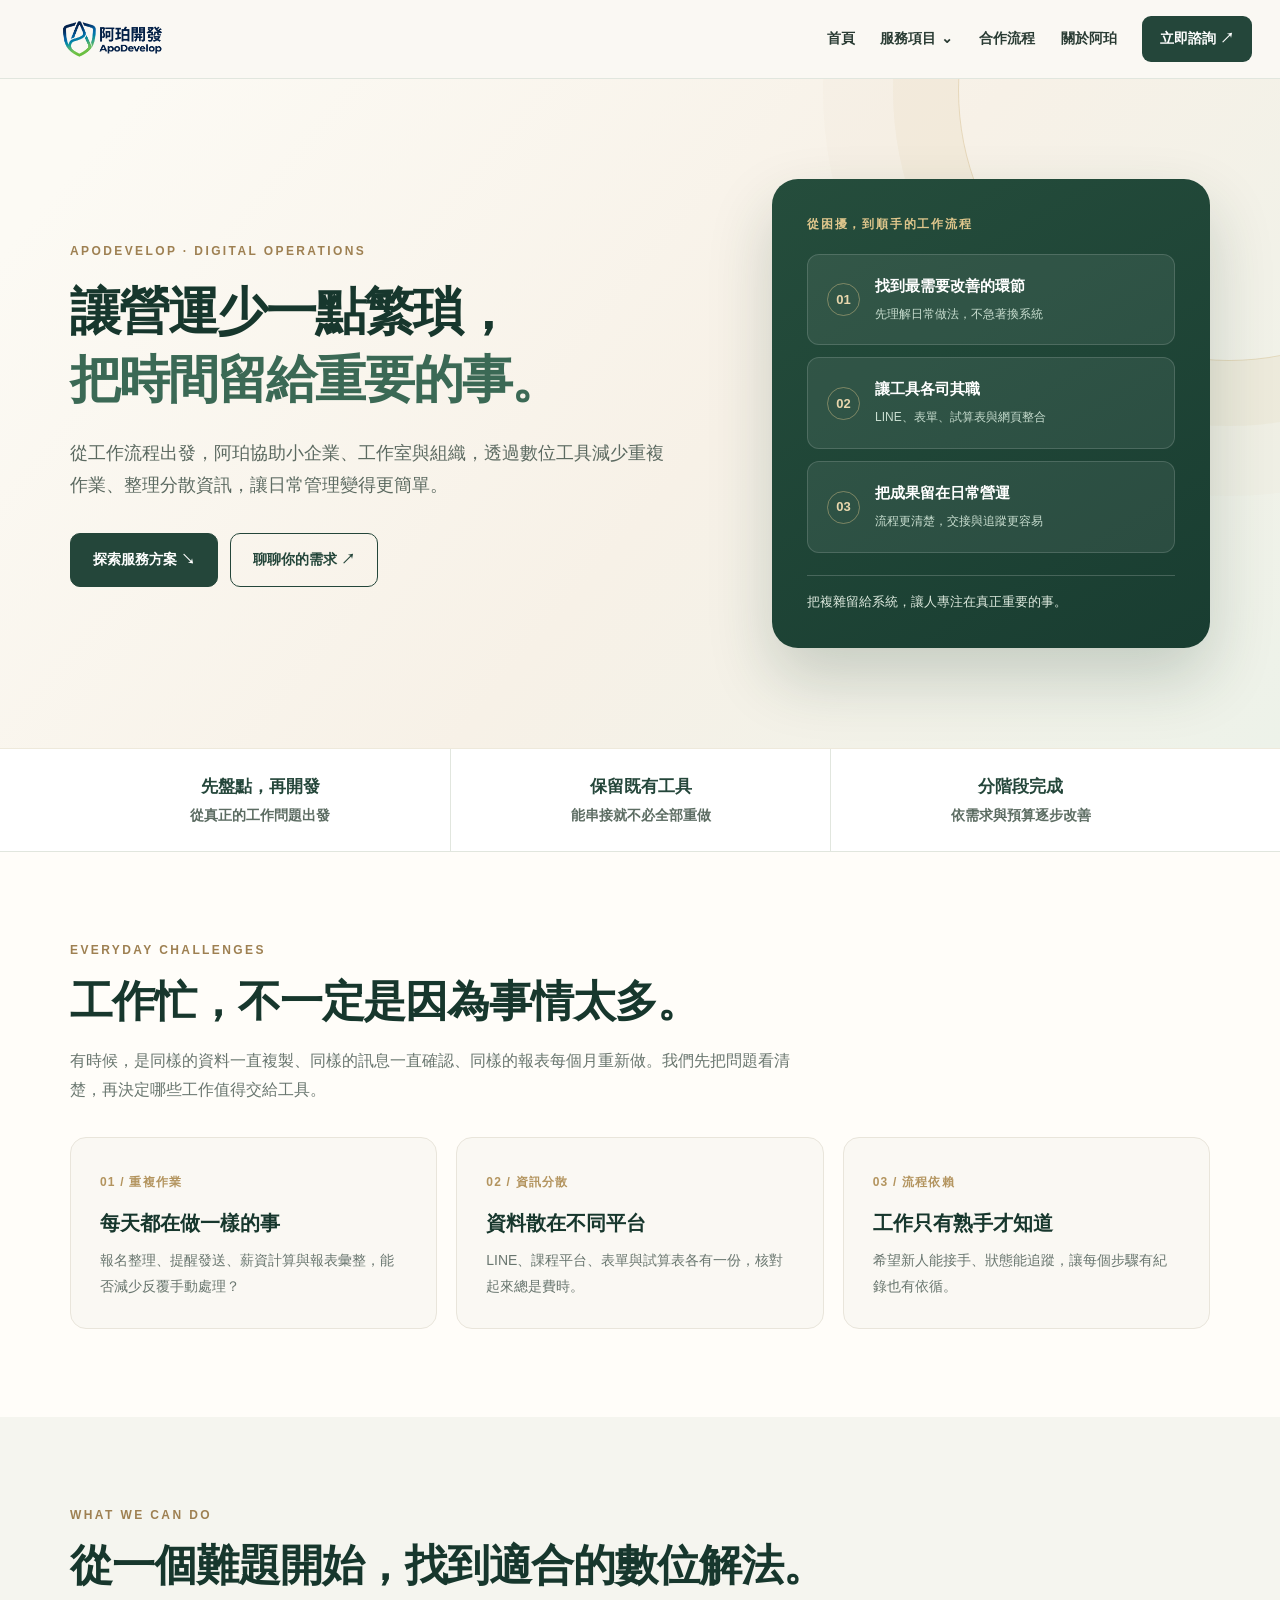
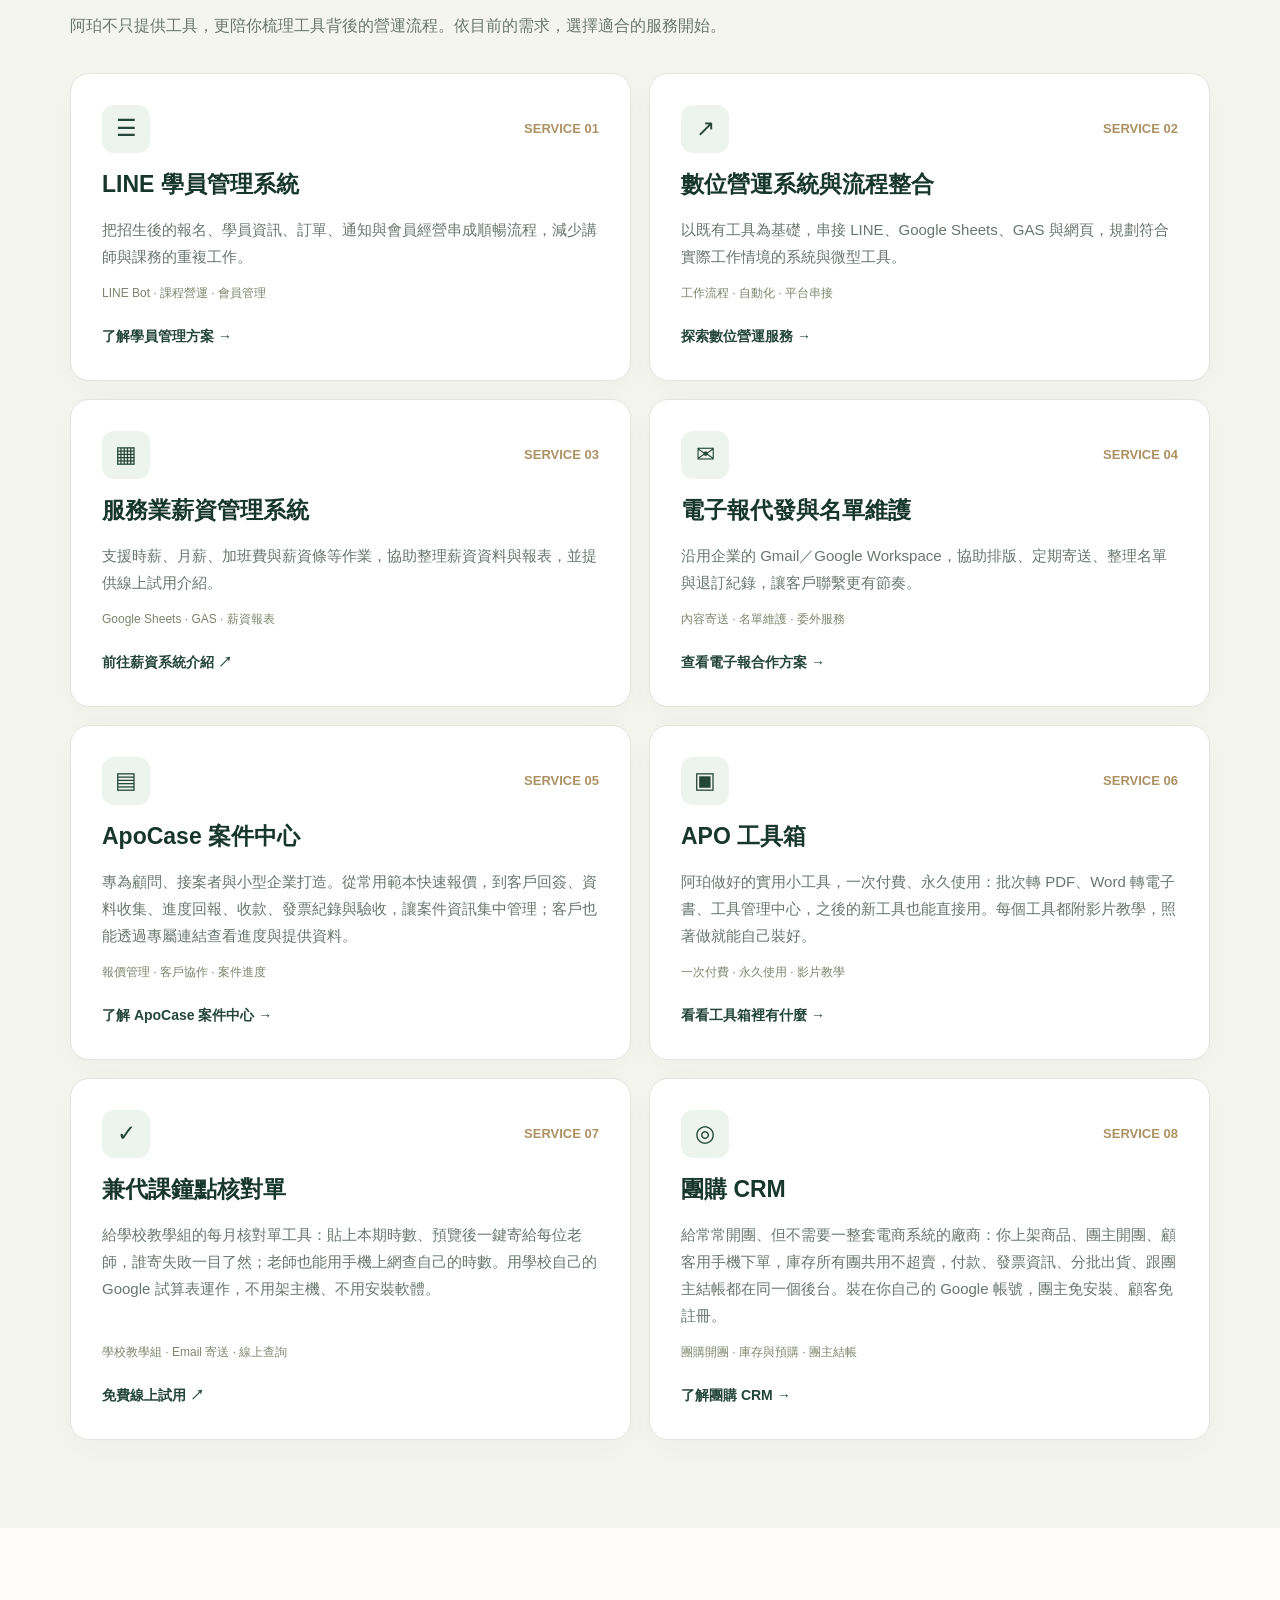
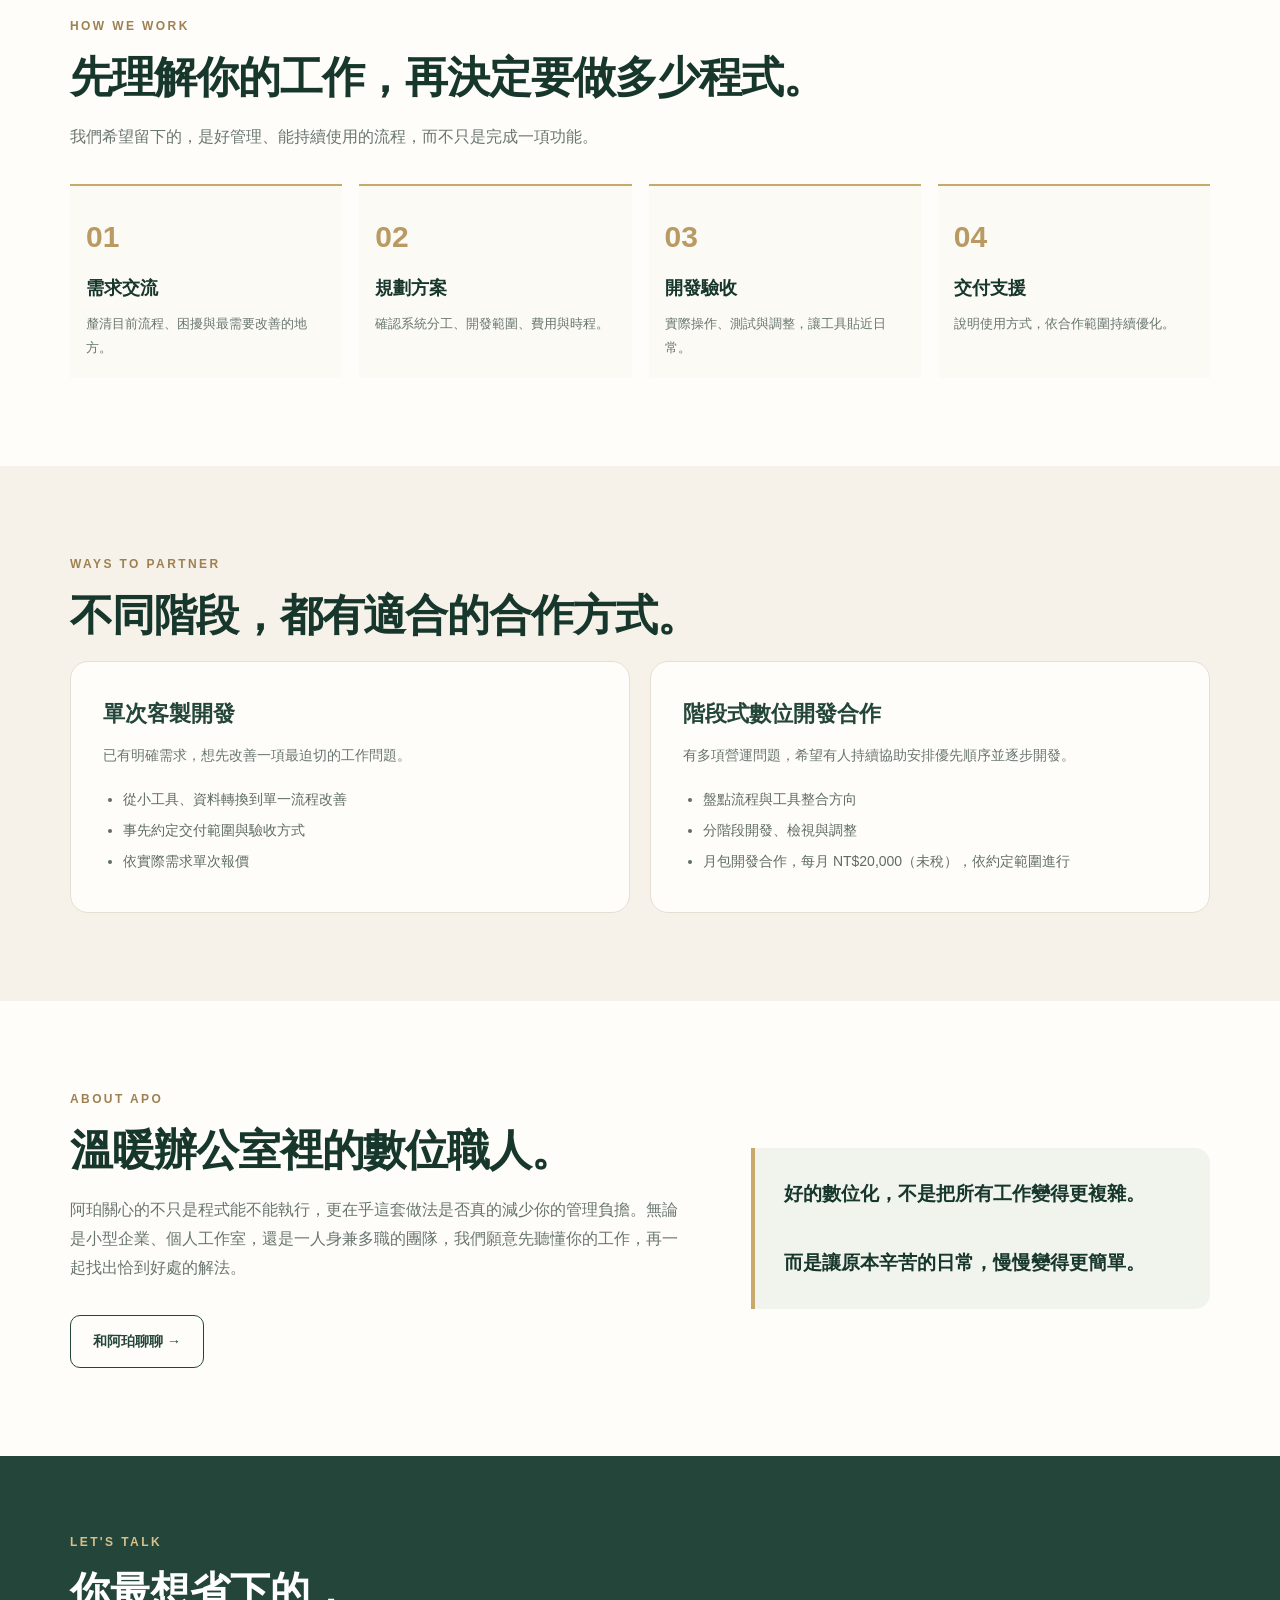
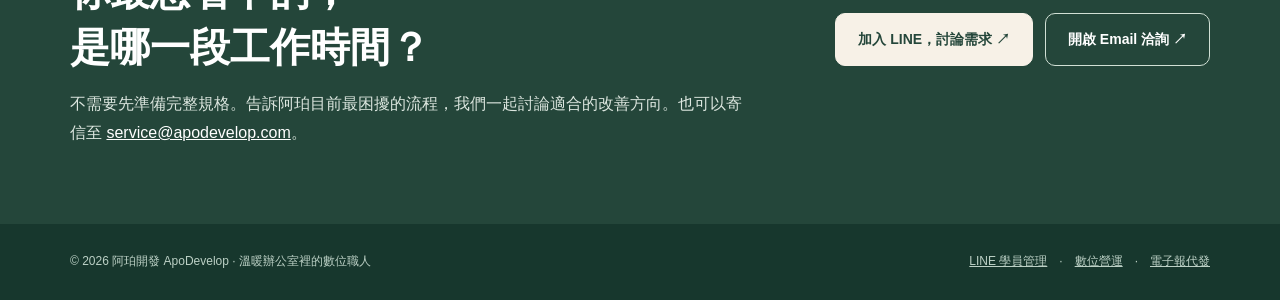
<file: index.html>
<!doctype html><html lang="zh-Hant"><head><meta charset="utf-8"><meta name="viewport" content="width=device-width,initial-scale=1"><meta name="theme-color" content="#24463a"><title>阿珀開發 ApoDevelop｜數位營運解決方案夥伴</title><meta name="description" content="阿珀開發協助小企業、工作室與組織規劃數位營運流程，提供 LINE 學員管理、流程整合、薪資管理與電子報代發，減少重複作業與管理負擔。"><link rel="canonical" href="https://www.apodevelop.com/"><meta property="og:title" content="阿珀開發｜數位營運解決方案夥伴"><meta property="og:description" content="讓營運少一點繁瑣，把時間留給重要的事。"><meta property="og:image" content="https://www.apodevelop.com/assets/apo-logo.svg"><style>
:root{--forest:#24463a;--deep:#17372d;--green:#3b6955;--gold:#c8a96b;--cream:#f7f1e7;--paper:#fffdf9;--ink:#283a32;--muted:#69766f;--line:#e1e6de}
*{box-sizing:border-box}html{scroll-behavior:smooth}body{margin:0;background:var(--paper);color:var(--ink);font:16px/1.8 -apple-system,BlinkMacSystemFont,"Noto Sans TC","PingFang TC","Microsoft JhengHei",sans-serif}a{color:inherit;text-decoration:none}button{font:inherit}img{max-width:100%}.wrap{width:min(1140px,calc(100% - 42px));margin:auto}.eyebrow{font-size:12px;font-weight:800;letter-spacing:.2em;color:#9e8052}.section{padding:88px 0;scroll-margin-top:82px}.section-title{font-size:clamp(29px,3.5vw,43px);line-height:1.38;letter-spacing:-.025em;color:var(--deep);margin:10px 0 16px}.lead{color:var(--muted);max-width:740px;margin:0 0 32px}.site-header{position:sticky;top:0;z-index:60;background:rgba(253,250,245,.97);backdrop-filter:blur(12px);border-bottom:1px solid #e9e6dc}.nav-inner{max-width:1300px;margin:auto;min-height:78px;padding:8px 28px;display:flex;align-items:center;justify-content:space-between;gap:30px}.brand img{display:block;width:169px;height:60px;object-fit:cover}.links{display:flex;align-items:center;gap:clamp(13px,2vw,29px);font-size:14px;font-weight:700}.links>a,.drop>summary{white-space:nowrap;cursor:pointer}.links>a:hover,.drop>summary:hover{color:#37745b}.drop{position:relative}.drop>summary{list-style:none;display:flex;align-items:center;gap:5px}.drop>summary::-webkit-details-marker{display:none}.dropdown{position:absolute;top:calc(100% + 21px);left:-22px;min-width:290px;display:grid;gap:2px;padding:10px;background:white;border:1px solid var(--line);border-radius:13px;box-shadow:0 20px 38px #183b2d1c}.dropdown a{display:block;padding:11px 13px;border-radius:8px;line-height:1.5}.dropdown a:hover,.dropdown a:focus-visible{background:#f1f5ef}.links .nav-cta{background:var(--forest);color:white;padding:10px 18px;border-radius:9px}.menu-toggle{display:none;background:var(--forest);color:white;border:0;border-radius:9px;padding:9px 14px;cursor:pointer}
.hero{position:relative;background:linear-gradient(130deg,#fcfaf4 8%,#f7f1e7 55%,#edf2e9);overflow:hidden;padding:100px 0 100px}.hero:before{content:"";position:absolute;width:540px;height:540px;border-radius:50%;right:-220px;top:-260px;border:1px solid #c8a96b5c;box-shadow:0 0 0 65px #c8a96b12,0 0 0 135px #c8a96b09}.hero-grid{display:grid;grid-template-columns:1.2fr .8fr;align-items:center;gap:45px;position:relative}.hero h1{font-size:clamp(38px,4vw,52px);line-height:1.32;letter-spacing:-.04em;color:var(--deep);margin:16px 0 23px;font-weight:850}.hero h1 em{font-style:normal;color:var(--green)}.hero-copy{font-size:18px;color:#5c6a61;max-width:600px}.actions{display:flex;flex-wrap:wrap;gap:12px;margin-top:32px}.btn{display:inline-flex;align-items:center;justify-content:center;gap:7px;padding:13px 22px;border-radius:10px;border:1px solid var(--forest);background:var(--forest);color:white;font-size:14px;font-weight:800;transition:.2s}.btn:hover{background:#35634f;transform:translateY(-2px)}.btn.outline{color:var(--forest);background:transparent}.btn.outline:hover{background:#edf3eb}.hero-panel{position:relative;padding:35px;background:linear-gradient(150deg,#254d3c,#193d31);border-radius:26px;color:white;box-shadow:0 30px 65px #183b2d33;min-height:430px;display:flex;flex-direction:column;justify-content:center}.panel-label{font-size:12px;letter-spacing:.15em;color:#dfc68c;font-weight:800;margin-bottom:18px}.panel-step{background:#ffffff12;border:1px solid #ffffff26;padding:17px 19px;border-radius:12px;display:flex;gap:15px;align-items:center;margin-bottom:12px}.panel-step span:first-child{border:1px solid #dfc68c70;color:#e9d7ad;border-radius:50%;width:33px;height:33px;flex:none;display:grid;place-items:center;font-size:13px;font-weight:800}.panel-step strong{font-size:15px;display:block}.panel-step small{color:#c9ded0;font-size:12px}.panel-foot{border-top:1px solid #ffffff30;padding-top:14px;margin-top:10px;color:#deeadf;font-size:13px}.trust-strip{background:#fff;border-top:1px solid #eee9db;border-bottom:1px solid var(--line)}.trust-grid{display:grid;grid-template-columns:repeat(3,1fr);gap:0}.trust-grid div{padding:23px 16px;text-align:center;font-size:14px;color:#5c6c62;font-weight:700}.trust-grid div+div{border-left:1px solid var(--line)}.trust-grid strong{display:block;font-size:17px;color:var(--forest)}
.problem{background:#fffdf9}.problem-grid{display:grid;grid-template-columns:repeat(3,1fr);gap:19px}.problem-card{background:#faf8f3;border:1px solid #e9e5db;padding:29px;border-radius:16px}.problem-num{color:#b3945e;font-weight:800;font-size:12px;letter-spacing:.1em}.problem-card h3{font-size:20px;color:var(--deep);line-height:1.5;margin:13px 0 10px}.problem-card p{color:var(--muted);font-size:14px;margin:0}.services{background:#f5f5ef}.service-grid{display:grid;grid-template-columns:repeat(2,1fr);gap:18px}.service-card{background:#fff;border:1px solid var(--line);border-radius:19px;padding:31px;display:flex;flex-direction:column;gap:13px;transition:.2s;box-shadow:0 10px 35px #21443408}.service-card:hover,.service-card:focus-visible{border-color:#c8a96b;transform:translateY(-3px);box-shadow:0 20px 40px #21443414;outline-offset:3px}.service-head{display:flex;justify-content:space-between;gap:14px;align-items:center}.service-icon{width:48px;height:48px;border-radius:12px;background:#edf3ed;color:var(--forest);display:grid;place-items:center;font-size:23px}.service-id{color:#ac9163;font-weight:800;font-size:13px}.service-card h3{font-size:23px;color:var(--deep);line-height:1.45;margin:2px 0}.service-card p{font-size:15px;color:var(--muted);margin:0;flex:1}.service-tags{font-size:12px;color:#7e856d}.service-more{color:var(--forest);font-size:14px;font-weight:800;margin-top:6px}.flow{background:#fffdf9}.flow-grid{display:grid;grid-template-columns:repeat(4,1fr);gap:17px}.flow-step{padding:24px 16px 19px;border-top:2px solid var(--gold);background:#fbfaf5}.flow-step b{font-size:30px;color:#b99a63}.flow-step h3{margin:8px 0;font-size:18px;color:var(--deep)}.flow-step p{font-size:13px;color:var(--muted);margin:0}.work{background:#f6f2e9}.work-grid{display:grid;grid-template-columns:1fr 1fr;gap:20px}.work-box{background:#fffdf9;border:1px solid #e6dfd1;padding:32px;border-radius:18px}.work-box h3{margin:0 0 10px;color:var(--forest);font-size:22px}.work-box p{color:var(--muted);font-size:14px;margin:0 0 18px}.work-box ul{margin:0;padding-left:20px;font-size:14px;color:#5e6d63}.work-box li{margin:6px 0}.about{background:#fffdf9}.about-grid{display:grid;grid-template-columns:1.15fr .85fr;gap:60px;align-items:center}.about-note{background:#f1f4ec;border-left:4px solid var(--gold);border-radius:0 15px 15px 0;padding:29px;font-size:19px;color:var(--deep);font-weight:700;line-height:1.8}.contact{background:var(--forest);color:white;padding:76px 0}.contact-grid{display:flex;justify-content:space-between;align-items:center;gap:40px}.contact h2{font-size:clamp(28px,3.5vw,40px);line-height:1.4;margin:10px 0 15px}.contact p{max-width:680px;color:#dce6df;margin:0}.contact .btn{background:#f7f1e7;color:var(--forest);border-color:#f7f1e7;white-space:nowrap}.contact-actions{display:flex;gap:12px;flex-wrap:wrap;justify-content:flex-end}.contact .btn.email-cta{background:transparent;color:white;border-color:#d1e0d5}.footer{background:#17372d;color:#bcd0c5;font-size:12px;padding:27px 0}.footer .wrap{display:flex;justify-content:space-between;gap:18px;flex-wrap:wrap}.footer a{text-decoration:underline}
@media(max-width:950px){.menu-toggle{display:block}.nav-inner{min-height:66px;padding:7px 17px}.brand img{width:139px;height:49px}.links{display:none;position:absolute;top:100%;left:0;right:0;background:#fffdf9;border-bottom:1px solid var(--line);box-shadow:0 15px 25px #183b2d16;padding:18px 24px 25px;flex-direction:column;align-items:stretch;gap:14px;max-height:calc(100vh - 66px);overflow:auto}.links.is-open{display:flex}.links>a,.drop>summary{padding:7px 0}.dropdown{position:static;box-shadow:none;background:#f4f6ef;min-width:0;padding:7px;border:0;border-left:2px solid var(--gold);border-radius:0;margin-top:10px}.hero-grid{gap:30px}.hero-panel{padding:24px}}
@media(max-width:760px){.section{padding:61px 0}.hero{padding:63px 0}.hero-grid,.about-grid{grid-template-columns:1fr}.hero-panel{min-height:0}.trust-grid{grid-template-columns:1fr 1fr}.trust-grid div:last-child{grid-column:1/-1;border-top:1px solid var(--line)}.trust-grid div+div{border-left:0}.trust-grid div:nth-child(2){border-left:1px solid var(--line)}.problem-grid,.flow-grid{grid-template-columns:1fr 1fr}.service-grid,.work-grid{grid-template-columns:1fr}.contact-grid{align-items:flex-start;flex-direction:column}.hero-copy{font-size:16px}}
@media(max-width:520px){.wrap{width:min(100% - 32px,1140px)}.hero h1{font-size:38px}.hero-panel{padding:22px}.problem-grid,.flow-grid{grid-template-columns:1fr}.service-card{padding:25px}.trust-grid strong{font-size:15px}.trust-grid div{font-size:12px;padding:18px 8px}}
</style><link rel="stylesheet" href="/assets/apo-nav.css?v=20261102-2"><script src="/assets/apo-nav.js?v=20261102-2" defer></script></head><body><header class="apo-site-header"><nav class="apo-nav" aria-label="阿珀開發網站導覽"><a class="apo-brand" href="/" aria-label="阿珀開發，回首頁"><img src="/assets/apo-logo.svg" alt="阿珀開發 ApoDevelop Logo"></a><button class="apo-menu-toggle" type="button" aria-controls="apoNavLinks" aria-expanded="false">☰ 選單</button><div class="apo-links" id="apoNavLinks"><a href="/">首頁</a><details class="apo-drop"><summary>服務項目 <span aria-hidden="true">⌄</span></summary><div class="apo-dropdown"><a href="/services/line-student/">LINE 學員管理系統</a><a href="/digital/">數位營運與流程整合</a><a href="https://payroll.apodevelop.com/" target="_blank" rel="noopener noreferrer">薪資管理系統 ↗</a><a href="/services/email-newsletter/">電子報代發與名單維護</a><a href="/apocase/">ApoCase 案件中心</a><a href="/toolbox/">APO 工具箱</a><a href="https://checksheet.apodevelop.com/" target="_blank" rel="noopener noreferrer">鐘點核對單 ↗</a><a href="/groupbuy/">團購 CRM</a></div></details><a href="/#process">合作流程</a><a href="/#about">關於阿珀</a><a class="apo-nav-cta" href="https://line.me/R/ti/p/@appdevelop" target="_blank" rel="noopener noreferrer">立即諮詢 ↗</a></div></nav></header>
<main>
<section class="hero"><div class="wrap hero-grid"><div><div class="eyebrow">APODEVELOP · DIGITAL OPERATIONS</div><h1>讓營運少一點繁瑣，<br><em>把時間留給重要的事。</em></h1><p class="hero-copy">從工作流程出發，阿珀協助小企業、工作室與組織，透過數位工具減少重複作業、整理分散資訊，讓日常管理變得更簡單。</p><div class="actions"><a class="btn" href="#services">探索服務方案 ↘</a><a class="btn outline" href="https://line.me/R/ti/p/@appdevelop" target="_blank" rel="noopener noreferrer">聊聊你的需求 ↗</a></div></div><div class="hero-panel" aria-label="阿珀的數位解題方式"><div class="panel-label">從困擾，到順手的工作流程</div><div class="panel-step"><span>01</span><div><strong>找到最需要改善的環節</strong><small>先理解日常做法，不急著換系統</small></div></div><div class="panel-step"><span>02</span><div><strong>讓工具各司其職</strong><small>LINE、表單、試算表與網頁整合</small></div></div><div class="panel-step"><span>03</span><div><strong>把成果留在日常營運</strong><small>流程更清楚，交接與追蹤更容易</small></div></div><div class="panel-foot">把複雜留給系統，讓人專注在真正重要的事。</div></div></div></section>
<div class="trust-strip"><div class="wrap trust-grid"><div><strong>先盤點，再開發</strong>從真正的工作問題出發</div><div><strong>保留既有工具</strong>能串接就不必全部重做</div><div><strong>分階段完成</strong>依需求與預算逐步改善</div></div></div>
<section class="section problem" id="problems"><div class="wrap"><div class="eyebrow">EVERYDAY CHALLENGES</div><h2 class="section-title">工作忙，不一定是因為事情太多。</h2><p class="lead">有時候，是同樣的資料一直複製、同樣的訊息一直確認、同樣的報表每個月重新做。我們先把問題看清楚，再決定哪些工作值得交給工具。</p><div class="problem-grid"><article class="problem-card"><span class="problem-num">01 / 重複作業</span><h3>每天都在做一樣的事</h3><p>報名整理、提醒發送、薪資計算與報表彙整，能否減少反覆手動處理？</p></article><article class="problem-card"><span class="problem-num">02 / 資訊分散</span><h3>資料散在不同平台</h3><p>LINE、課程平台、表單與試算表各有一份，核對起來總是費時。</p></article><article class="problem-card"><span class="problem-num">03 / 流程依賴</span><h3>工作只有熟手才知道</h3><p>希望新人能接手、狀態能追蹤，讓每個步驟有紀錄也有依循。</p></article></div></div></section>
<section class="section services" id="services"><div class="wrap"><div class="eyebrow">WHAT WE CAN DO</div><h2 class="section-title">從一個難題開始，找到適合的數位解法。</h2><p class="lead">阿珀不只提供工具，更陪你梳理工具背後的營運流程。依目前的需求，選擇適合的服務開始。</p><div class="service-grid">
<a class="service-card" href="/services/line-student/"><div class="service-head"><span class="service-icon" aria-hidden="true">☰</span><span class="service-id">SERVICE 01</span></div><h3>LINE 學員管理系統</h3><p>把招生後的報名、學員資訊、訂單、通知與會員經營串成順暢流程，減少講師與課務的重複工作。</p><span class="service-tags">LINE Bot · 課程營運 · 會員管理</span><span class="service-more">了解學員管理方案 →</span></a>
<a class="service-card" href="/digital/"><div class="service-head"><span class="service-icon" aria-hidden="true">↗</span><span class="service-id">SERVICE 02</span></div><h3>數位營運系統與流程整合</h3><p>以既有工具為基礎，串接 LINE、Google Sheets、GAS 與網頁，規劃符合實際工作情境的系統與微型工具。</p><span class="service-tags">工作流程 · 自動化 · 平台串接</span><span class="service-more">探索數位營運服務 →</span></a>
<a class="service-card" href="https://payroll.apodevelop.com/" target="_blank" rel="noopener noreferrer"><div class="service-head"><span class="service-icon" aria-hidden="true">▦</span><span class="service-id">SERVICE 03</span></div><h3>服務業薪資管理系統</h3><p>支援時薪、月薪、加班費與薪資條等作業，協助整理薪資資料與報表，並提供線上試用介紹。</p><span class="service-tags">Google Sheets · GAS · 薪資報表</span><span class="service-more">前往薪資系統介紹 ↗</span></a>
<a class="service-card" href="/services/email-newsletter/"><div class="service-head"><span class="service-icon" aria-hidden="true">✉</span><span class="service-id">SERVICE 04</span></div><h3>電子報代發與名單維護</h3><p>沿用企業的 Gmail／Google Workspace，協助排版、定期寄送、整理名單與退訂紀錄，讓客戶聯繫更有節奏。</p><span class="service-tags">內容寄送 · 名單維護 · 委外服務</span><span class="service-more">查看電子報合作方案 →</span></a>
<a class="service-card" href="/apocase/"><div class="service-head"><span class="service-icon" aria-hidden="true">▤</span><span class="service-id">SERVICE 05</span></div><h3>ApoCase 案件中心</h3><p>專為顧問、接案者與小型企業打造。從常用範本快速報價，到客戶回簽、資料收集、進度回報、收款、發票紀錄與驗收，讓案件資訊集中管理；客戶也能透過專屬連結查看進度與提供資料。</p><span class="service-tags">報價管理 · 客戶協作 · 案件進度</span><span class="service-more">了解 ApoCase 案件中心 →</span></a><a class="service-card" href="/toolbox/"><div class="service-head"><span class="service-icon" aria-hidden="true">▣</span><span class="service-id">SERVICE 06</span></div><h3>APO 工具箱</h3><p>阿珀做好的實用小工具，一次付費、永久使用：批次轉 PDF、Word 轉電子書、工具管理中心，之後的新工具也能直接用。每個工具都附影片教學，照著做就能自己裝好。</p><span class="service-tags">一次付費 · 永久使用 · 影片教學</span><span class="service-more">看看工具箱裡有什麼 →</span></a><a class="service-card" href="https://checksheet.apodevelop.com/" target="_blank" rel="noopener noreferrer"><div class="service-head"><span class="service-icon" aria-hidden="true">✓</span><span class="service-id">SERVICE 07</span></div><h3>兼代課鐘點核對單</h3><p>給學校教學組的每月核對單工具：貼上本期時數、預覽後一鍵寄給每位老師，誰寄失敗一目了然；老師也能用手機上網查自己的時數。用學校自己的 Google 試算表運作，不用架主機、不用安裝軟體。</p><span class="service-tags">學校教學組 · Email 寄送 · 線上查詢</span><span class="service-more">免費線上試用 ↗</span></a><a class="service-card" href="/groupbuy/"><div class="service-head"><span class="service-icon" aria-hidden="true">◎</span><span class="service-id">SERVICE 08</span></div><h3>團購 CRM</h3><p>給常常開團、但不需要一整套電商系統的廠商：你上架商品、團主開團、顧客用手機下單，庫存所有團共用不超賣，付款、發票資訊、分批出貨、跟團主結帳都在同一個後台。裝在你自己的 Google 帳號，團主免安裝、顧客免註冊。</p><span class="service-tags">團購開團 · 庫存與預購 · 團主結帳</span><span class="service-more">了解團購 CRM →</span></a>
</div></div></section>
<section class="section flow" id="process"><div class="wrap"><div class="eyebrow">HOW WE WORK</div><h2 class="section-title">先理解你的工作，再決定要做多少程式。</h2><p class="lead">我們希望留下的，是好管理、能持續使用的流程，而不只是完成一項功能。</p><div class="flow-grid"><div class="flow-step"><b>01</b><h3>需求交流</h3><p>釐清目前流程、困擾與最需要改善的地方。</p></div><div class="flow-step"><b>02</b><h3>規劃方案</h3><p>確認系統分工、開發範圍、費用與時程。</p></div><div class="flow-step"><b>03</b><h3>開發驗收</h3><p>實際操作、測試與調整，讓工具貼近日常。</p></div><div class="flow-step"><b>04</b><h3>交付支援</h3><p>說明使用方式，依合作範圍持續優化。</p></div></div></div></section>
<section class="section work" id="cooperate"><div class="wrap"><div class="eyebrow">WAYS TO PARTNER</div><h2 class="section-title">不同階段，都有適合的合作方式。</h2><div class="work-grid"><div class="work-box"><h3>單次客製開發</h3><p>已有明確需求，想先改善一項最迫切的工作問題。</p><ul><li>從小工具、資料轉換到單一流程改善</li><li>事先約定交付範圍與驗收方式</li><li>依實際需求單次報價</li></ul></div><div class="work-box"><h3>階段式數位開發合作</h3><p>有多項營運問題，希望有人持續協助安排優先順序並逐步開發。</p><ul><li>盤點流程與工具整合方向</li><li>分階段開發、檢視與調整</li><li>月包開發合作，每月 NT$20,000（未稅），依約定範圍進行</li></ul></div></div></div></section>
<section class="section about" id="about"><div class="wrap about-grid"><div><div class="eyebrow">ABOUT APO</div><h2 class="section-title">溫暖辦公室裡的數位職人。</h2><p class="lead">阿珀關心的不只是程式能不能執行，更在乎這套做法是否真的減少你的管理負擔。無論是小型企業、個人工作室，還是一人身兼多職的團隊，我們願意先聽懂你的工作，再一起找出恰到好處的解法。</p><a class="btn outline" href="https://line.me/R/ti/p/@appdevelop" target="_blank" rel="noopener noreferrer">和阿珀聊聊 →</a></div><div class="about-note">好的數位化，不是把所有工作變得更複雜。<br><br>而是讓原本辛苦的日常，慢慢變得更簡單。</div></div></section>
<section class="contact" id="contact"><div class="wrap contact-grid"><div><div class="eyebrow" style="color:#d9bf88">LET'S TALK</div><h2>你最想省下的，<br>是哪一段工作時間？</h2><p>不需要先準備完整規格。告訴阿珀目前最困擾的流程，我們一起討論適合的改善方向。也可以寄信至 <a href="mailto:service@apodevelop.com?subject=%E9%98%BF%E7%8F%80%E9%96%8B%E7%99%BC%EF%BD%9C%E6%9C%8D%E5%8B%99%E9%9C%80%E6%B1%82%E8%AB%AE%E8%A9%A2" style="text-decoration:underline;color:white">service@apodevelop.com</a>。</p></div><div class="contact-actions"><a class="btn" href="https://line.me/R/ti/p/@appdevelop" target="_blank" rel="noopener noreferrer">加入 LINE，討論需求 ↗</a><a class="btn email-cta" href="mailto:service@apodevelop.com?subject=%E9%98%BF%E7%8F%80%E9%96%8B%E7%99%BC%EF%BD%9C%E6%9C%8D%E5%8B%99%E9%9C%80%E6%B1%82%E8%AB%AE%E8%A9%A2">開啟 Email 洽詢 ↗</a></div></div></section>
</main><footer class="footer"><div class="wrap"><span>© <span id="year">2026</span> 阿珀開發 ApoDevelop · 溫暖辦公室裡的數位職人</span><span><a href="/services/line-student/">LINE 學員管理</a>　·　<a href="/digital/">數位營運</a>　·　<a href="/services/email-newsletter/">電子報代發</a></span></div></footer><script>document.getElementById('year').textContent=new Date().getFullYear();</script></body></html>
</file>
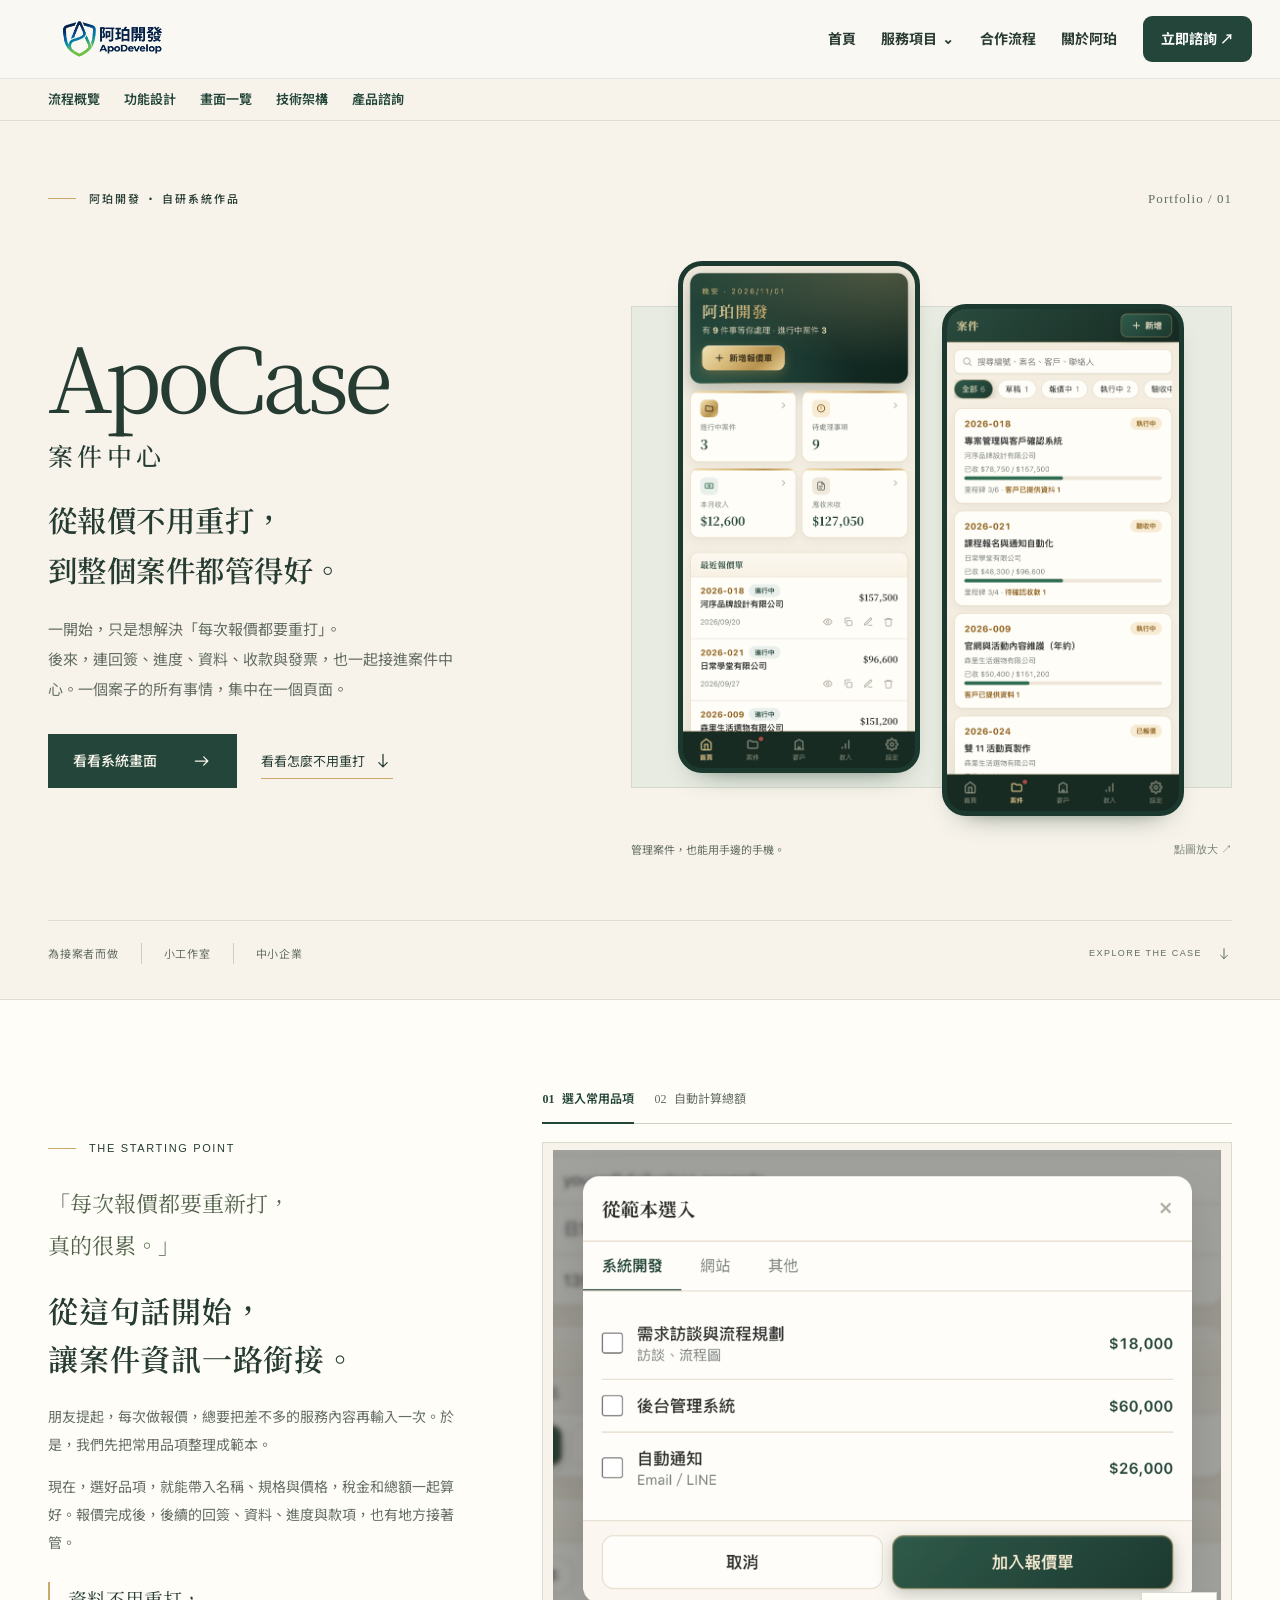
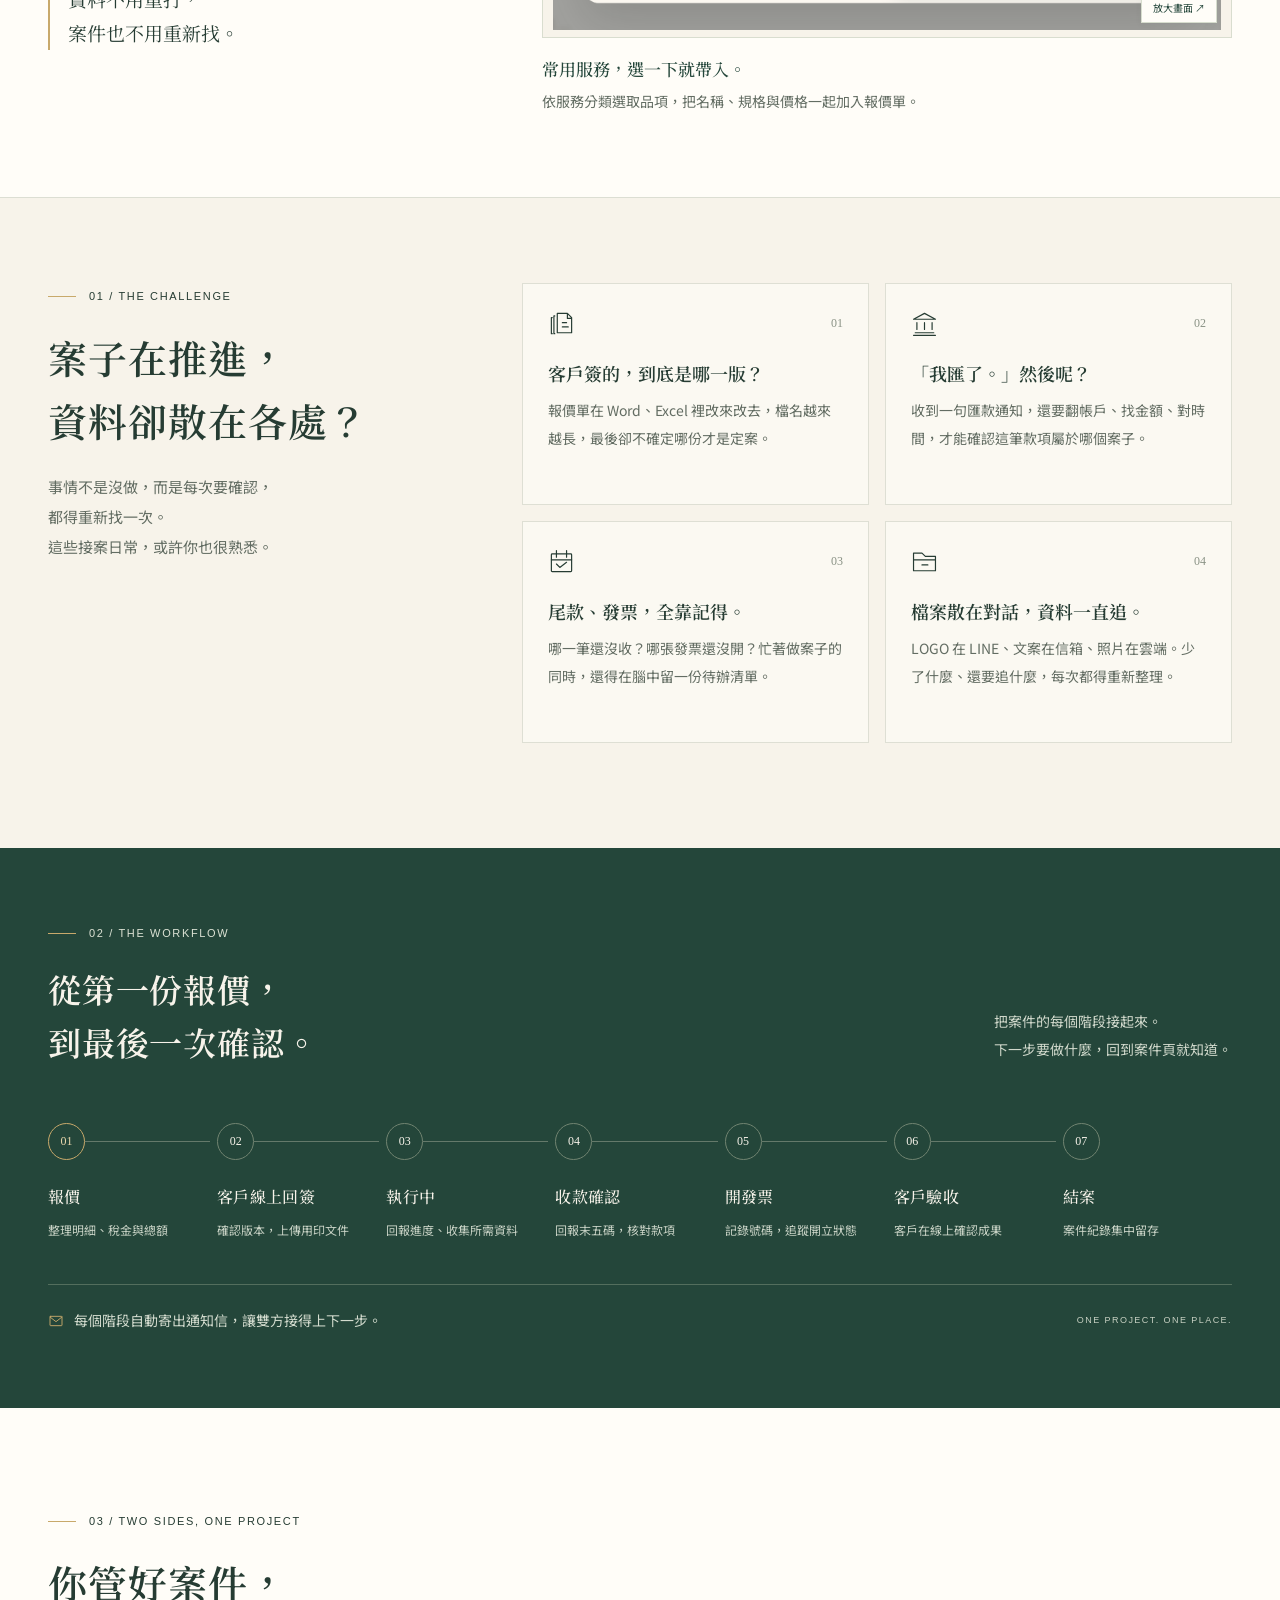
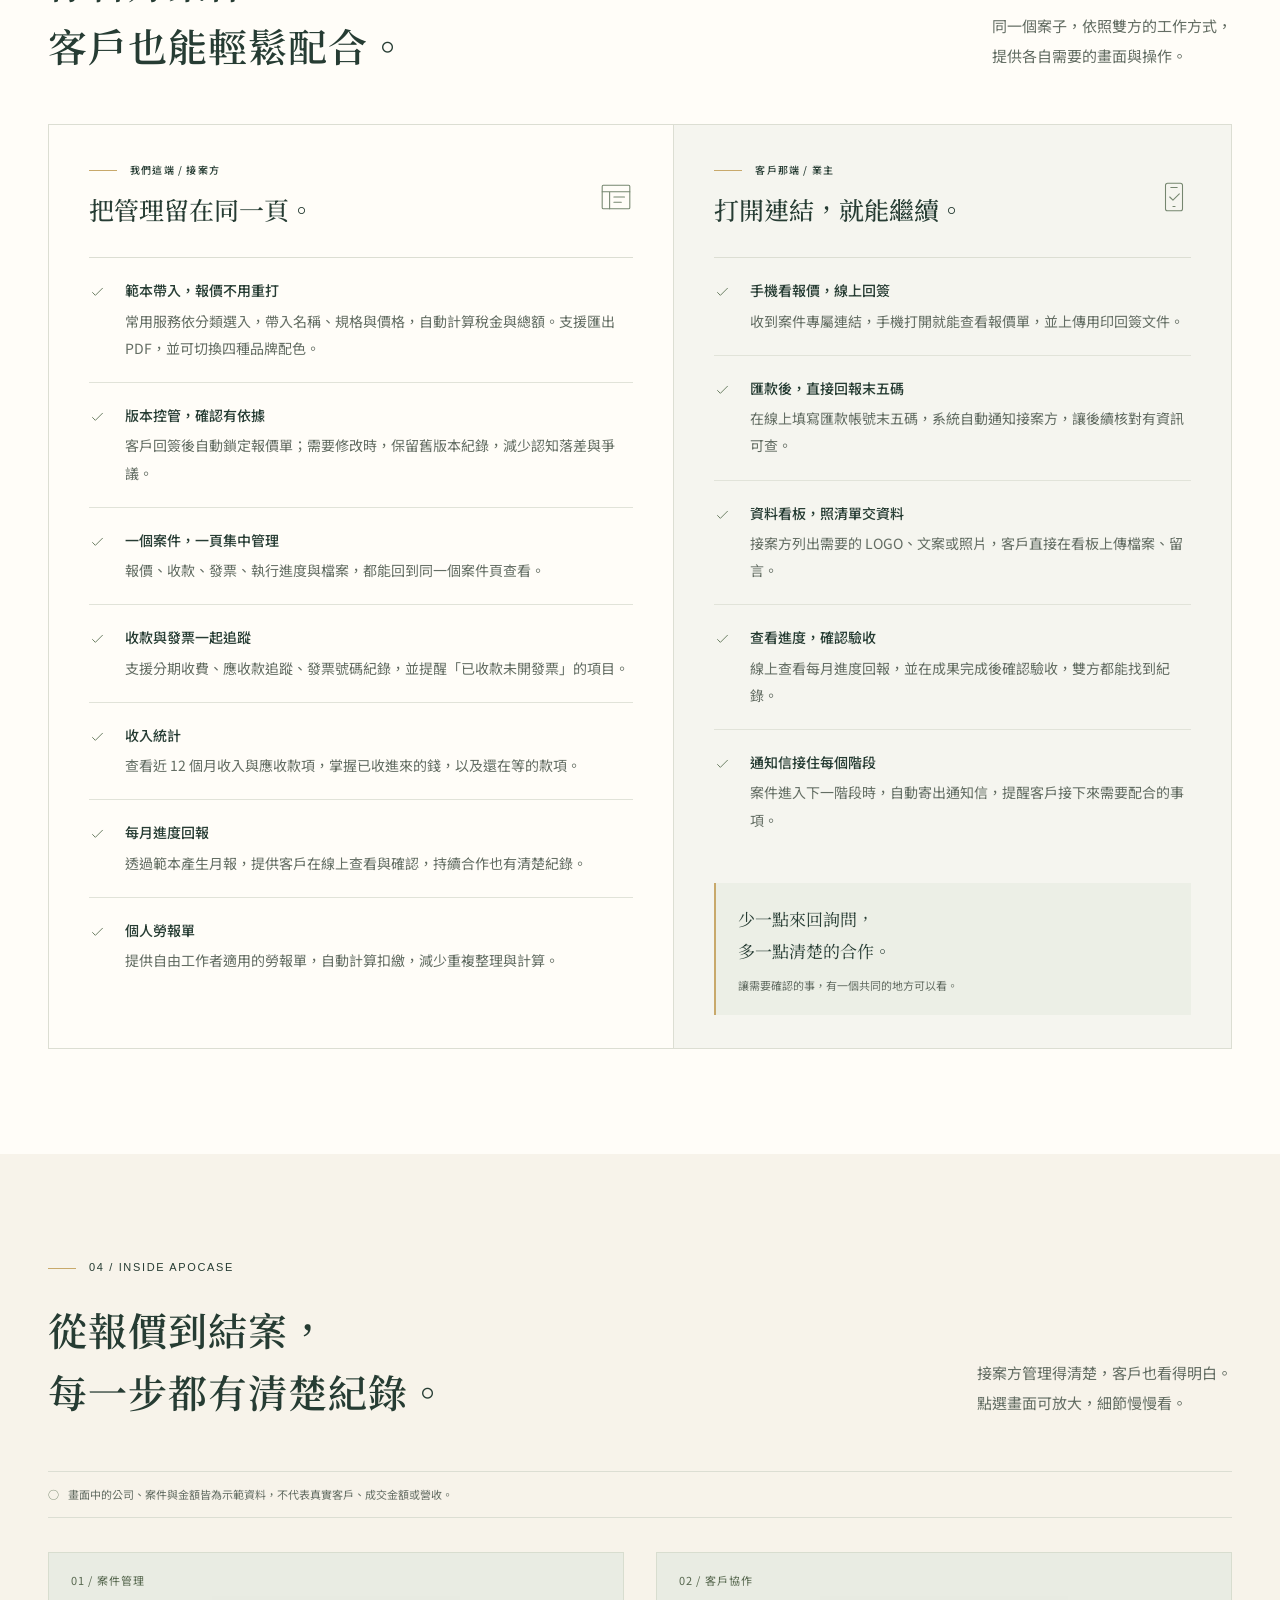
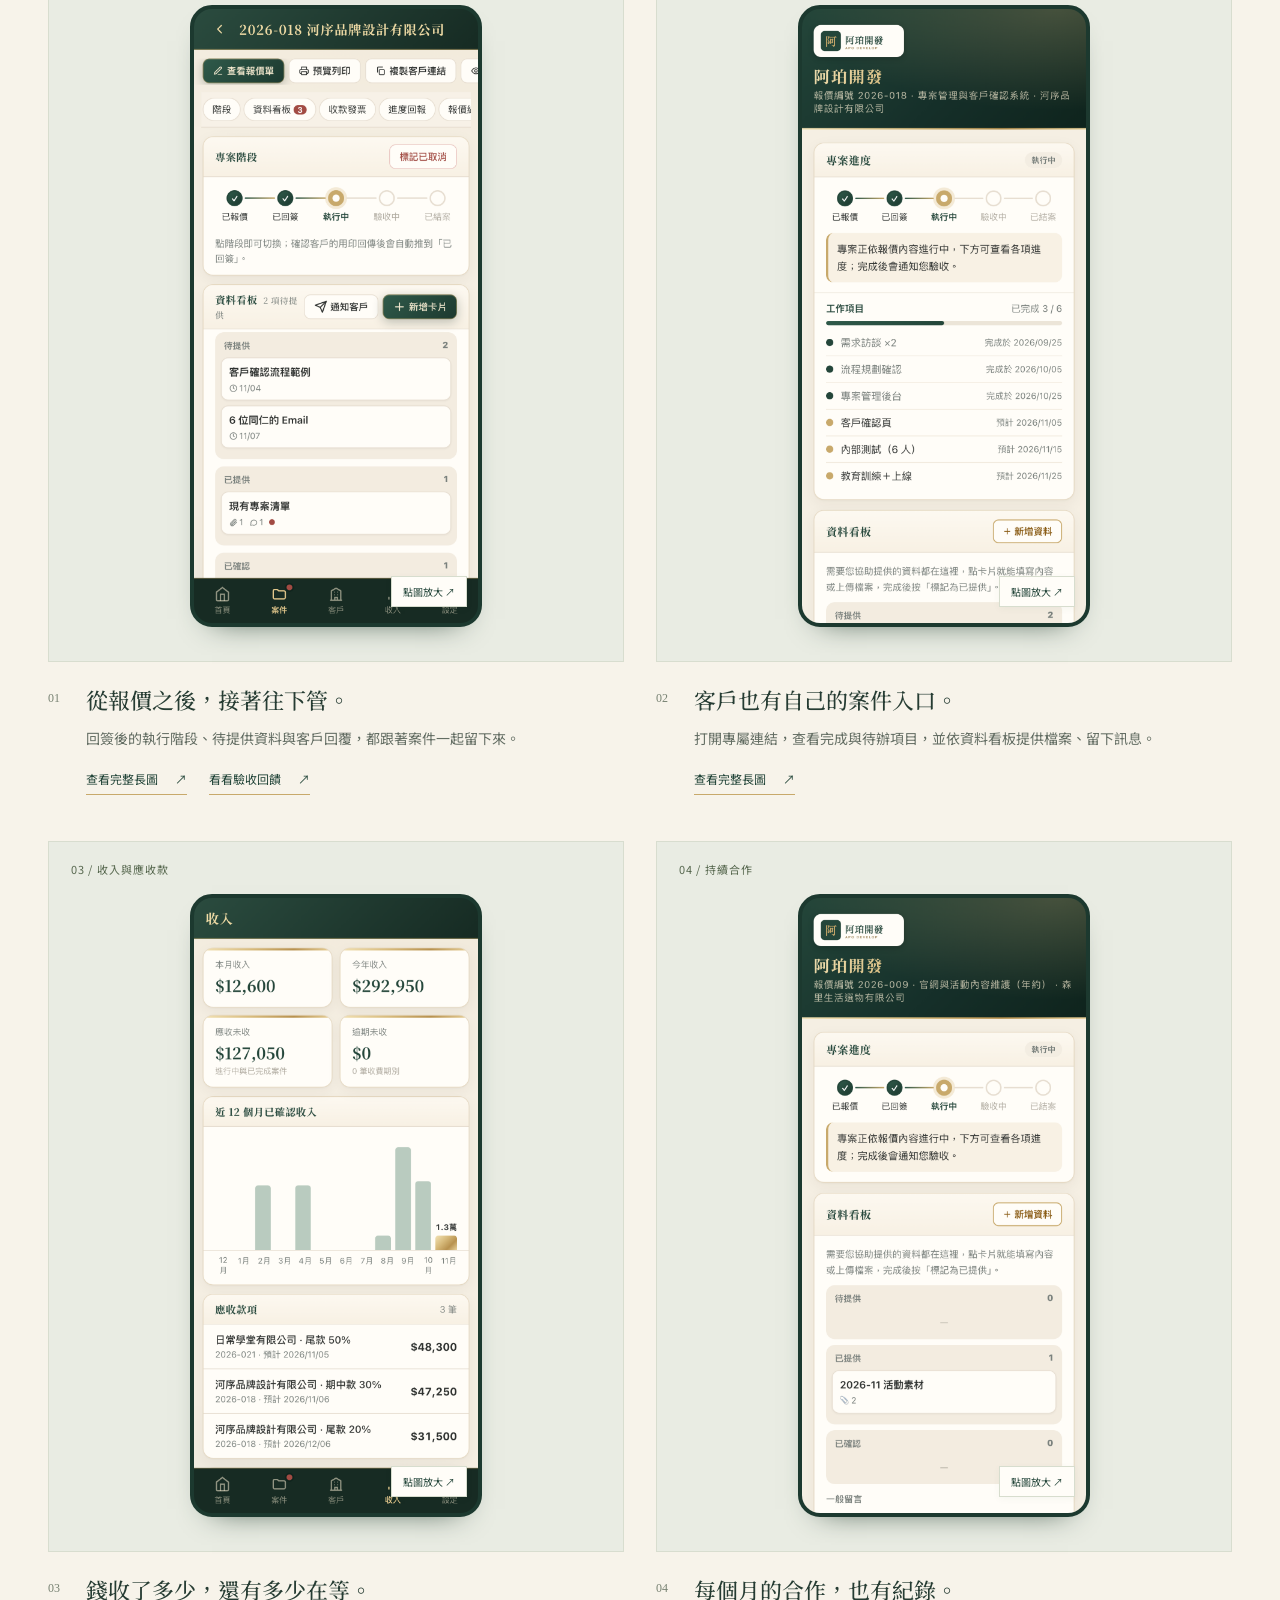
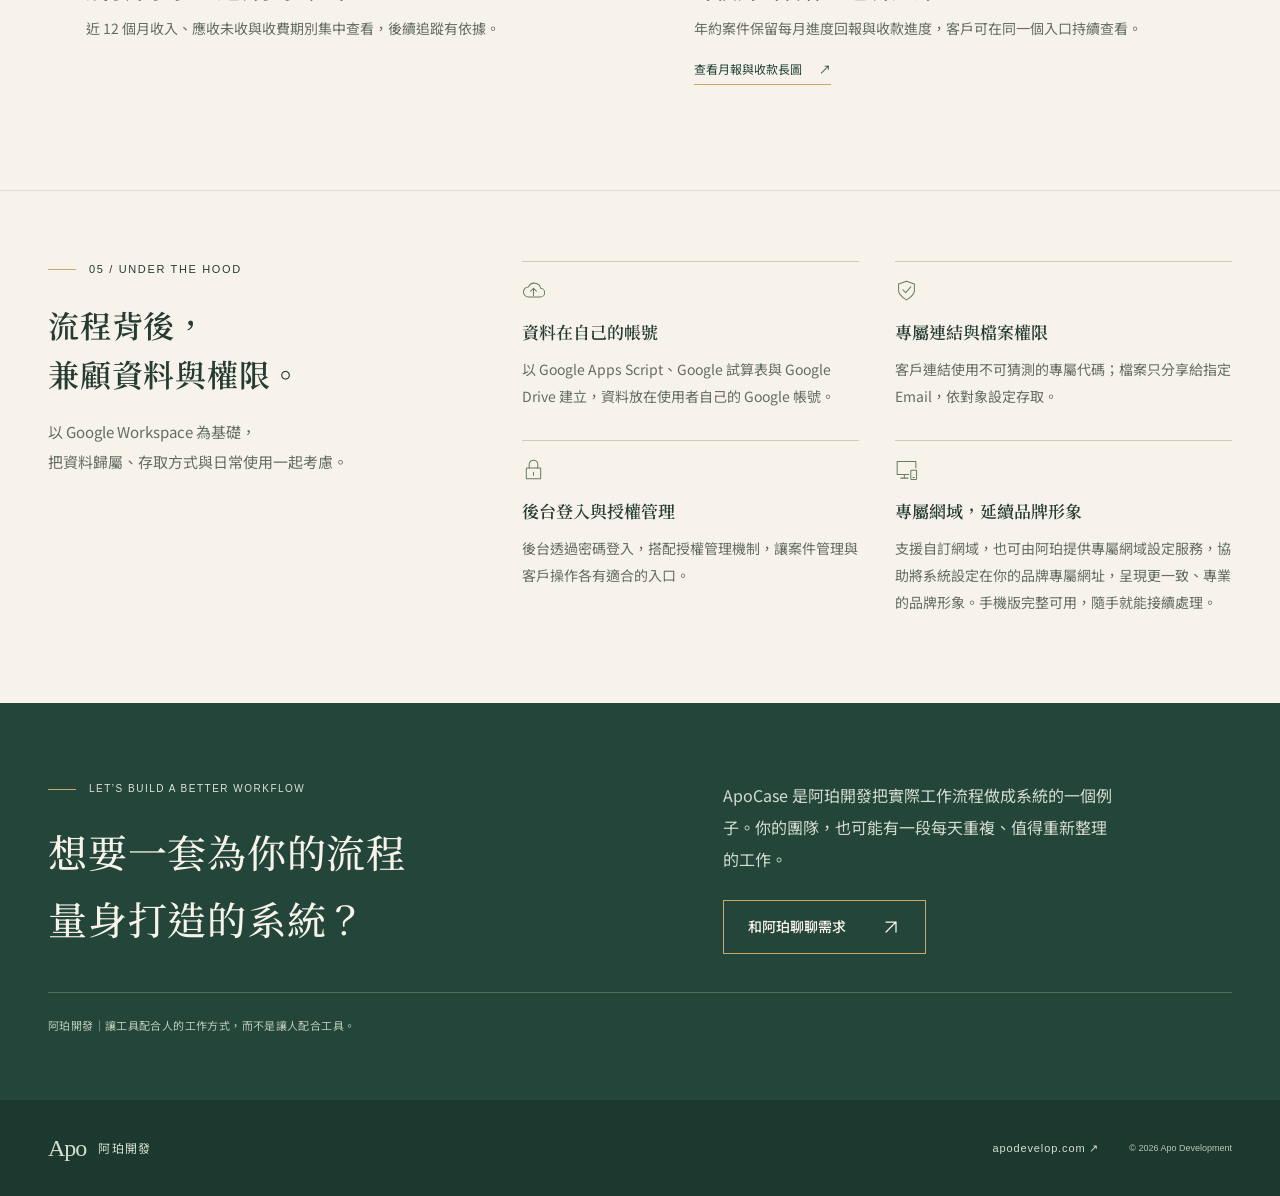
<file: apocase/index.html>
<!DOCTYPE html>
<html lang="zh-Hant">
<head>
  <meta charset="UTF-8">
  <meta name="viewport" content="width=device-width, initial-scale=1.0">
  <meta name="theme-color" content="#24463a">
  <link rel="canonical" href="https://www.apodevelop.com/apocase/">
  <meta property="og:type" content="website">
  <meta property="og:title" content="ApoCase 案件中心｜阿珀開發">
  <meta property="og:description" content="從報價不用重打，到整個案件都管得好。報價、回簽、資料、進度與收款，在同一個案件裡管理。">
  <meta property="og:url" content="https://www.apodevelop.com/apocase/">
  <meta name="description" content="ApoCase 案件中心，阿珀開發自研的接案管理系統。常用品項不用重打，從報價、回簽、收款與發票到驗收結案，讓資料接著用、案件接著管理。">
  <title>ApoCase 案件中心｜阿珀開發作品集</title>
  <link rel="preconnect" href="https://fonts.googleapis.com">
  <link rel="preconnect" href="https://fonts.gstatic.com" crossorigin>
  <link href="https://fonts.googleapis.com/css2?family=Noto+Sans+TC:wght@400;500;600;700&family=Noto+Serif+TC:wght@400;500;600;700&display=swap" rel="stylesheet">
  <style>
    :root{--green:#24463a;--green-dark:#1c392f;--gold:#c8a96b;--cream:#f7f3ea;--paper:#fffdf8;--ink:#263c33;--muted:#636d63;--line:#dcded3;--gray:#e9eae5;--serif:"Noto Serif TC",serif;--sans:"Noto Sans TC",sans-serif;--width:1200px}
    *,*::before,*::after{box-sizing:border-box}
    html{scroll-behavior:smooth;scroll-padding-top:105px}
    body{margin:0;background:var(--cream);color:var(--ink);font-family:var(--sans);font-size:16px;line-height:1.85;-webkit-font-smoothing:antialiased}
    body,button,a{-webkit-tap-highlight-color:transparent}
    a{color:inherit;text-decoration:none}button{font:inherit}svg{display:block;flex-shrink:0}::selection{background:#dce2d6;color:var(--green)}
    a:focus-visible,button:focus-visible{outline:2px solid var(--gold);outline-offset:6px}
    .container{width:min(var(--width),calc(100% - 96px));margin-inline:auto}
    .skip-link{position:fixed;left:20px;top:-100px;z-index:200;padding:10px 20px;background:var(--green);color:white}.skip-link:focus{top:14px}
    .icon{width:24px;height:24px;fill:none;stroke:currentColor;stroke-width:1.4;stroke-linecap:round;stroke-linejoin:round}
    .arrow{width:20px;height:20px;fill:none;stroke:currentColor;stroke-width:1.5;stroke-linecap:round;stroke-linejoin:round}
    .symbol-library{position:absolute;width:0;height:0;overflow:hidden}
    .site-header{position:sticky;top:0;z-index:50;background:rgba(247,243,234,.97);border-bottom:1px solid rgba(36,70,58,.16)}
    .header-inner{height:88px;display:flex;align-items:center;justify-content:space-between;gap:28px}
    .brand{display:flex;align-items:center;gap:13px;white-space:nowrap}.brand-word{font-family:Georgia,serif;font-size:37px;line-height:1;letter-spacing:-2px}.brand-divider{height:28px;width:1px;background:var(--gold)}.brand-name{display:flex;flex-direction:column;line-height:1.5;font-size:13px;letter-spacing:.14em;font-weight:500}.brand-name small{font-family:Arial,sans-serif;font-size:8px;letter-spacing:.17em;font-weight:400}
    .nav{display:flex;align-items:center;gap:28px;font-size:13px}.nav a{position:relative;transition:color .2s}.nav a:not(.nav-contact)::after{content:"";position:absolute;bottom:-9px;left:0;width:0;height:1px;background:var(--green);transition:width .2s}.nav a:hover::after,.nav a[aria-current="location"]::after{width:100%}.nav-contact{border:1px solid var(--gold);padding:9px 17px;display:flex;align-items:center;gap:18px}.nav-contact:hover{background:var(--green);color:var(--cream)}
    .menu-toggle{display:none;width:43px;height:43px;border:1px solid var(--line);background:none;align-items:center;justify-content:center;color:var(--green)}
    .eyebrow{font-family:var(--sans);font-size:11px;letter-spacing:.18em;font-weight:500;display:flex;align-items:center;gap:13px;line-height:1.6}.eyebrow::before{content:"";width:28px;height:1px;background:var(--gold);flex-shrink:0}.eyebrow .en{font-family:Arial,sans-serif;letter-spacing:.15em}
    .hero{padding:66px 0 35px}.hero-top{display:flex;justify-content:space-between;align-items:center;margin-bottom:35px}.hero-index{font-family:Georgia,serif;font-size:13px;color:var(--muted);letter-spacing:.08em}
    .hero-grid{display:grid;grid-template-columns:1fr 1.16fr;gap:64px;align-items:center}.hero-copy{padding:15px 0 20px}.product-name{margin:0 0 25px;font-weight:400;line-height:1.1}.product-en{display:block;font-family:Georgia,"Noto Serif TC",serif;letter-spacing:-.055em;font-size:clamp(70px,7vw,98px)}.product-zh{display:block;font-family:var(--serif);font-size:25px;letter-spacing:.17em;margin-top:17px;font-weight:500}.hero-headline{font-family:var(--serif);font-weight:600;font-size:clamp(24px,2.5vw,33px);line-height:1.7;letter-spacing:.015em;margin:0 0 20px}.hero-copy>p{font-size:14px;color:var(--muted);line-height:2;max-width:405px;margin:0 0 30px}
    .button{display:inline-flex;align-items:center;justify-content:center;gap:35px;font-size:14px;font-weight:500;padding:13px 24px;min-height:52px;border:1px solid var(--gold);transition:background .2s,color .2s,transform .2s}.button:hover{transform:translateY(-2px)}.button-primary{background:var(--green);color:var(--cream);border-color:var(--green)}.button-primary:hover{background:var(--green-dark)}.hero-actions{display:flex;gap:24px;align-items:center}.text-link{display:inline-flex;gap:8px;align-items:center;font-size:13px;border-bottom:1px solid var(--gold);padding:5px 0}.text-link:hover{color:#50674c}
    figure{margin:0}.hero-visual{align-self:stretch;display:flex;flex-direction:column;justify-content:center}.image-frame{background:var(--paper);border:1px solid #d6d9cf;padding:10px;box-shadow:0 18px 40px -30px rgba(36,70,58,.25)}.frame-bar{height:27px;display:flex;align-items:center;justify-content:space-between;padding:0 8px 7px;color:#7a8177}.frame-dots{display:flex;gap:5px}.frame-dots i{width:4px;height:4px;border-radius:50%;background:#b9bfb5}.frame-title{font-family:Arial,sans-serif;letter-spacing:.18em;font-size:8px}.frame-bar .icon{width:12px;height:12px}
    /* 換圖方式：將下方指定的 .placeholder 元素，替換為 <img class="screenshot-image" src="你的圖片路徑" alt="畫面說明">。如需維持單一 HTML 檔，可把 src 改為圖片的 data URI。 */
    .placeholder{background:var(--gray);position:relative;display:flex;align-items:center;justify-content:center;flex-direction:column;gap:14px;color:#6a7369;overflow:hidden;aspect-ratio:16/11}.placeholder::before,.placeholder::after{content:"";position:absolute;width:22px;height:22px;border-color:#c6cbc2;border-style:solid;pointer-events:none}.placeholder::before{left:20px;top:20px;border-width:1px 0 0 1px}.placeholder::after{right:20px;bottom:20px;border-width:0 1px 1px 0}.placeholder .icon{width:36px;height:36px;stroke:#8e998b;stroke-width:1}.placeholder-label{font-size:13px;letter-spacing:.06em}.placeholder small{font-family:Arial,sans-serif;font-size:9px;letter-spacing:.2em;color:#8b9388}.screenshot-image{display:block;width:100%;height:auto;object-fit:contain;background:var(--gray)}
    .hero-visual figcaption{display:flex;justify-content:space-between;gap:14px;font-size:11px;color:var(--muted);padding:14px 0}.caption-index{font-family:Georgia,serif;color:#788273}
    .hero-bottom{display:flex;justify-content:space-between;align-items:center;border-top:1px solid var(--line);margin-top:47px;padding-top:22px;gap:20px}.hero-audience{display:flex;gap:22px;font-size:11px;letter-spacing:.07em;color:var(--muted)}.hero-audience span+span{padding-left:22px;border-left:1px solid #cbd0c3}.scroll-cue{display:flex;gap:14px;align-items:center;font-family:Arial,sans-serif;font-size:9px;letter-spacing:.16em;color:var(--muted)}.scroll-cue .arrow{width:16px;height:16px}
    .section{padding:105px 0}.section-title{font-family:var(--serif);font-size:clamp(27px,3.1vw,39px);font-weight:600;line-height:1.6;letter-spacing:.025em;margin:21px 0 18px}.section-intro{font-size:14px;line-height:2;color:var(--muted);margin:0;max-width:560px}.section-heading-row{display:flex;justify-content:space-between;align-items:flex-end;gap:36px;margin-bottom:48px}.section-heading-row .section-title{margin-bottom:0}.section-heading-row>.section-intro{max-width:345px;padding-bottom:5px}
    .pain-section{padding-top:80px}.pain-layout{display:grid;grid-template-columns:.8fr 1.45fr;gap:82px}.pain-intro{padding-top:5px}.pain-intro .section-title{margin-bottom:21px}.pain-intro .section-intro{max-width:280px}.pain-grid{display:grid;grid-template-columns:repeat(2,1fr);gap:16px}.pain-card{padding:26px 25px 27px;background:rgba(255,253,248,.6);border:1px solid #dedfd4;min-height:222px}.pain-card-top{display:flex;justify-content:space-between;align-items:center;margin-bottom:21px}.pain-card .icon{width:27px;height:27px}.small-number{font-family:Georgia,serif;font-size:12px;color:#8a9386}.pain-card h3{font-family:var(--serif);font-size:18px;font-weight:600;margin:0 0 9px;line-height:1.7}.pain-card p{font-size:12px;line-height:1.95;color:var(--muted);margin:0}
    .flow-section{background:var(--green);color:var(--cream);padding:77px 0 74px}.flow-heading{display:flex;justify-content:space-between;align-items:flex-end;gap:32px}.flow-heading .section-title{font-size:33px;margin-bottom:0}.flow-heading .eyebrow{color:#dce2d4}.flow-heading>p{font-size:12px;color:#d0d8cb;max-width:265px;line-height:2;margin:0 0 6px}.timeline{padding:0;margin:54px 0 43px;list-style:none;display:grid;grid-template-columns:repeat(7,1fr)}.timeline li{position:relative;padding-right:12px}.timeline li::after{content:"";position:absolute;height:1px;background:#64796a;left:37px;right:7px;top:18px}.timeline li:last-child::after{display:none}.step-count{display:flex;align-items:center;justify-content:center;width:37px;height:37px;border:1px solid #718471;border-radius:50%;font-family:Georgia,serif;font-size:12px;margin-bottom:22px;background:var(--green);position:relative;z-index:1}.timeline li:first-child .step-count{border-color:var(--gold);color:#ead8ad}.timeline h3{font-family:var(--serif);font-size:16px;font-weight:500;letter-spacing:.02em;margin:0 0 7px}.timeline p{font-size:10px;line-height:1.85;color:#c8d2c5;margin:0;max-width:120px}.flow-note{border-top:1px solid #536e5d;padding-top:23px;display:flex;align-items:center;justify-content:space-between;gap:25px;color:#d4dccf;font-size:12px}.flow-note span:first-child{display:flex;align-items:center;gap:10px}.flow-note .icon{width:16px;height:16px;color:var(--gold)}.flow-note small{font-family:Arial,sans-serif;font-size:9px;letter-spacing:.16em;color:#c7d0c2}
    .features-section{background:var(--paper)}.feature-columns{display:grid;grid-template-columns:1.12fr 1fr;border:1px solid var(--line)}.feature-column{padding:37px 40px 17px}.feature-column+ .feature-column{border-left:1px solid var(--line);background:#f5f5ef}.column-title{display:flex;justify-content:space-between;align-items:center;border-bottom:1px solid var(--line);padding-bottom:25px;margin-bottom:0}.column-title .eyebrow{font-size:10px;letter-spacing:.12em}.column-title h3{font-family:var(--serif);font-size:25px;font-weight:500;margin:8px 0 0}.column-title>.icon{width:34px;height:34px;stroke:#75866f;stroke-width:1}.features-list{list-style:none;margin:0;padding:0}.feature-item{display:grid;grid-template-columns:24px 1fr;gap:12px;padding:20px 0;border-bottom:1px solid #e1e3d9}.feature-item:last-child{border-bottom:0}.feature-item>.icon{width:17px;height:17px;margin-top:6px;color:#6b7e63}.feature-item h4{font-size:14px;font-weight:500;margin:0 0 4px;line-height:1.8}.feature-item p{font-size:12px;color:var(--muted);line-height:1.95;margin:0}.client-note{margin:29px 0 16px;padding:20px 22px;border-left:2px solid var(--gold);background:#ecefe6;font-family:var(--serif);font-size:17px;line-height:1.9}.client-note small{display:block;font-family:var(--sans);font-size:11px;margin-top:8px;color:var(--muted);line-height:1.8}
    .gallery-heading-note{font-family:Arial,sans-serif;font-size:10px;letter-spacing:.15em;color:var(--muted);padding-bottom:7px}.gallery-grid{display:grid;grid-template-columns:1.15fr 1fr;gap:40px 35px}.gallery-item .placeholder{aspect-ratio:16/10}.gallery-item:nth-child(2) .placeholder{aspect-ratio:16/11.5}.gallery-item:nth-child(2){padding:0 40px 0 65px}.gallery-item:nth-child(3) .placeholder,.gallery-item:nth-child(4) .placeholder{aspect-ratio:16/10}.gallery-item figcaption{padding-top:16px;display:grid;grid-template-columns:26px 1fr;gap:10px}.gallery-item .caption-index{font-size:12px;padding-top:5px}.gallery-item h3{font-family:var(--serif);font-size:19px;font-weight:500;margin:0 0 4px}.gallery-item p{font-size:12px;margin:0;color:var(--muted);line-height:1.9}.mobile-mat{background:#e2e4dd;padding:27px 0;display:flex;justify-content:center;border:1px solid #d6d9cf}.mobile-shell{width:57%;border:1px solid #bcc3b7;border-radius:16px;background:var(--paper);padding:10px 7px 12px;max-width:210px;box-shadow:0 6px 15px -12px #53674a}.mobile-notch{height:4px;width:25px;margin:0 auto 8px;border-radius:3px;background:#c7cec1}.gallery-item .mobile-shell .placeholder{aspect-ratio:9/14.5;gap:11px}.mobile-shell .placeholder-label{font-size:10px;letter-spacing:0;text-align:center;padding:0 12px}.mobile-shell .placeholder small{font-size:7px}.mobile-shell .placeholder .icon{width:28px;height:28px}.mobile-shell .placeholder::before,.mobile-shell .placeholder::after{width:12px;height:12px}.mobile-shell .placeholder::before{left:12px;top:12px}.mobile-shell .placeholder::after{right:12px;bottom:12px}
    .tech-section{border-top:1px solid var(--line);padding:70px 0 86px}.tech-layout{display:grid;grid-template-columns:.8fr 1.45fr;gap:82px}.tech-section .section-title{font-size:31px}.tech-items{display:grid;grid-template-columns:1fr 1fr;gap:30px 36px}.tech-item{padding-top:17px;border-top:1px solid #c9cfc0}.tech-item .icon{width:23px;height:23px;color:#667d5f;margin-bottom:15px}.tech-item h3{font-family:var(--serif);font-size:17px;line-height:1.8;font-weight:600;margin:0 0 8px}.tech-item p{font-size:12px;color:var(--muted);line-height:1.95;margin:0}.tech-item code{font:inherit;overflow-wrap:anywhere}
    .contact-section{background:var(--green);color:var(--cream);padding:76px 0 65px}.contact-inner{display:grid;grid-template-columns:1.2fr 1fr;gap:65px;align-items:center}.contact-section .eyebrow{font-size:10px;color:#dce2d6}.contact-section h2{font-family:var(--serif);font-size:clamp(27px,3.3vw,39px);line-height:1.7;font-weight:500;margin:21px 0 0;letter-spacing:.02em}.contact-copy p{font-size:13px;line-height:2;color:#d2dbce;max-width:340px;margin:0 0 25px}.button-light{border-color:var(--gold);color:var(--cream);background:transparent}.button-light:hover{background:var(--cream);color:var(--green)}.contact-footnote{margin:38px 0 0;padding-top:22px;border-top:1px solid #526e5b;color:#bccbb9;font-size:11px;letter-spacing:.035em}
    .site-footer{background:var(--green-dark);color:#d6dfcf;padding:26px 0}.footer-inner{display:flex;justify-content:space-between;align-items:center;gap:25px}.footer-brand{display:flex;align-items:center;gap:12px;font-size:12px;letter-spacing:.1em}.footer-brand span:first-child{font-family:Georgia,serif;font-size:24px;letter-spacing:-1px}.footer-links{display:flex;gap:30px;align-items:center}.footer-links a{font-family:Arial,sans-serif;font-size:11px;letter-spacing:.08em}.footer-links a:hover{text-decoration:underline;text-underline-offset:4px}.footer-links small{font-size:9px;font-family:Arial,sans-serif;color:#b8c7b5}
    @media(min-width:1550px){.hero{padding-top:85px;padding-bottom:45px}.hero-grid{gap:84px}.hero-bottom{margin-top:65px}}
    @media(max-width:1100px){.container{width:calc(100% - 64px)}.nav{gap:20px}.hero-grid{gap:35px;grid-template-columns:1fr 1fr}.product-en{font-size:82px}.hero-headline{font-size:27px}.hero-actions{gap:18px}.button{gap:22px;padding-inline:19px}.pain-layout,.tech-layout{gap:40px;grid-template-columns:.8fr 1.5fr}.pain-card{padding:23px 20px}.feature-column{padding:28px 27px 15px}.gallery-item:nth-child(2){padding-inline:35px}.timeline h3{font-size:14px}.timeline p{font-size:10px}.contact-inner{gap:45px}}
    @media(max-width:850px){.container{width:calc(100% - 48px)}.header-inner{height:76px}.brand-word{font-size:32px}.brand-name{font-size:12px}.nav{gap:17px;font-size:12px}.nav-contact{padding:8px 11px;gap:10px}.nav-contact .arrow{width:16px;height:16px}.hero{padding-top:42px}.hero-top{margin-bottom:24px}.hero-grid{gap:25px}.product-en{font-size:70px}.product-zh{font-size:20px;margin-top:14px}.hero-headline{font-size:24px}.hero-copy>p{font-size:12px}.hero-actions{flex-wrap:wrap;gap:12px 20px}.hero-actions .button{font-size:12px;min-height:47px}.hero-actions .text-link{font-size:12px}.hero-visual .placeholder{aspect-ratio:4/5}.hero-visual figcaption{font-size:10px}.hero-bottom{margin-top:33px}.section{padding:75px 0}.pain-section{padding-top:60px}.pain-layout,.tech-layout{grid-template-columns:1fr;gap:35px}.pain-intro{display:grid;grid-template-columns:1fr 1fr;gap:0 35px;align-items:center}.pain-intro .eyebrow{grid-column:1/-1}.pain-intro .section-title{margin-bottom:0}.pain-intro .section-intro{max-width:none;padding-top:22px}.pain-card{min-height:auto;padding:25px}.section-heading-row{gap:25px}.section-heading-row>.section-intro{max-width:275px;font-size:12px}.section-title{font-size:30px}.flow-heading .section-title{font-size:28px}.flow-heading>p{max-width:220px;font-size:11px}.timeline{margin:42px 0 35px}.timeline h3{font-size:12px}.timeline li{padding-right:6px}.timeline p{font-size:9px;max-width:90px}.step-count{width:30px;height:30px;font-size:11px}.timeline li::after{top:15px;left:30px}.feature-columns{grid-template-columns:1fr 1fr}.feature-column{padding:26px 22px 12px}.column-title h3{font-size:22px}.column-title>.icon{width:28px;height:28px}.column-title .eyebrow{font-size:9px}.feature-item{grid-template-columns:18px 1fr;gap:8px}.feature-item h4{font-size:13px}.feature-item p{font-size:11px}.client-note{font-size:15px;padding:17px}.gallery-grid{gap:30px 25px}.gallery-item:nth-child(2){padding-inline:15px}.mobile-mat{padding:20px 0}.gallery-item h3{font-size:17px}.gallery-item p{font-size:11px}.tech-layout>.tech-intro{display:grid;grid-template-columns:1fr 1fr;column-gap:35px;align-items:center}.tech-intro .eyebrow{grid-column:1/-1}.tech-intro .section-title{margin-bottom:0}.tech-intro .section-intro{font-size:12px;padding-top:22px}.contact-inner{grid-template-columns:1.1fr 1fr;gap:35px}.contact-copy p{font-size:12px}.contact-section h2{font-size:28px}}
    @media(max-width:680px){html{scroll-padding-top:92px}.container{width:calc(100% - 40px)}.header-inner{height:72px}.brand-word{font-size:33px}.brand-divider{height:26px}.brand-name{font-size:12px}.menu-toggle{display:flex}.nav{position:absolute;top:72px;left:0;right:0;display:none;flex-direction:column;align-items:stretch;gap:0;padding:10px 20px 20px;background:var(--cream);border-bottom:1px solid var(--line);box-shadow:0 15px 25px -25px #24463a;font-size:14px}.nav.is-open{display:flex}.nav a{padding:13px 10px}.nav a:not(.nav-contact)::after{display:none}.nav .nav-contact{margin-top:10px;justify-content:space-between;padding:11px 15px}.hero{padding-top:32px}.hero-top{margin-bottom:28px}.eyebrow{font-size:10px;gap:10px;letter-spacing:.12em}.eyebrow::before{width:23px}.hero-index{font-size:11px}.hero-grid{grid-template-columns:1fr;gap:32px}.hero-copy{padding:0}.product-name{margin-bottom:24px}.product-en{font-size:clamp(62px,21vw,86px)}.product-zh{font-size:22px;letter-spacing:.2em;margin-top:15px}.hero-headline{font-size:clamp(23px,7.1vw,28px);line-height:1.65;margin-bottom:17px}.hero-copy>p{font-size:13px;max-width:420px;margin-bottom:24px}.hero-actions{gap:22px}.hero-actions .button{font-size:13px;min-height:49px;padding:11px 21px;gap:25px}.hero-actions .text-link{font-size:12px}.hero-visual .placeholder{aspect-ratio:16/11}.hero-visual figcaption{font-size:10px;padding:12px 0 0}.image-frame{padding:8px}.hero-bottom{margin-top:29px;padding-top:19px}.hero-audience{gap:13px;font-size:10px}.hero-audience span+span{padding-left:13px}.scroll-cue{font-size:0;gap:0}.scroll-cue .arrow{height:18px;width:18px}.section{padding:64px 0}.pain-section{padding-top:33px}.pain-layout{gap:28px}.pain-intro{display:block}.section-title{font-size:28px;line-height:1.65;margin-top:18px}.pain-intro .section-title{margin-bottom:16px}.pain-intro .section-intro{padding-top:0;max-width:330px;font-size:13px}.pain-grid{grid-template-columns:1fr;gap:12px}.pain-card{padding:22px 23px 23px;min-height:0}.pain-card-top{margin-bottom:15px}.pain-card h3{font-size:18px}.pain-card p{font-size:12px}.pain-card .icon{width:25px;height:25px}.flow-section{padding:54px 0}.flow-heading{display:block}.flow-heading .section-title{font-size:27px;margin-top:18px}.flow-heading>p{font-size:12px;max-width:315px;margin:17px 0 0}.timeline{display:block;margin:33px 0 28px;padding-left:4px}.timeline li{min-height:90px;padding:0 0 27px 58px;position:relative}.step-count{position:absolute;left:0;top:0;width:33px;height:33px;margin:0;font-size:12px}.timeline li::after{top:33px;left:16px;bottom:0;right:auto;width:1px;height:auto}.timeline h3{font-size:17px;padding-top:1px;margin-bottom:4px}.timeline p{font-size:11px;max-width:none}.timeline li:last-child{min-height:0;padding-bottom:0}.flow-note{display:block;font-size:11px;padding-top:19px}.flow-note small{display:block;margin-top:15px;font-size:8px;letter-spacing:.14em}.flow-note span:first-child{align-items:flex-start}.flow-note .icon{margin-top:3px}.section-heading-row{display:block;margin-bottom:29px}.section-heading-row>.section-intro{font-size:13px;max-width:340px;margin-top:15px;padding-bottom:0}.feature-columns{grid-template-columns:1fr}.feature-column{padding:27px 25px 12px}.feature-column+ .feature-column{border-left:0;border-top:1px solid var(--line)}.column-title{padding-bottom:22px}.column-title h3{font-size:24px}.column-title .eyebrow{font-size:10px}.column-title>.icon{width:31px;height:31px}.feature-item{grid-template-columns:20px 1fr;gap:11px;padding:19px 0}.feature-item h4{font-size:14px}.feature-item p{font-size:12px}.client-note{font-size:17px;padding:19px 21px;margin:23px 0 14px}.gallery-heading-note{display:none}.gallery-grid{grid-template-columns:1fr;gap:31px}.gallery-item:nth-child(2){padding-inline:0}.gallery-item .placeholder{aspect-ratio:16/10}.gallery-item figcaption{padding-top:13px}.gallery-item h3{font-size:18px}.gallery-item p{font-size:12px}.mobile-mat{padding:25px 0}.mobile-shell{width:46%;max-width:180px}.gallery-item .mobile-shell .placeholder{aspect-ratio:9/14.5}.tech-section{padding:53px 0 60px}.tech-layout{gap:30px}.tech-layout>.tech-intro{display:block}.tech-intro .section-title{font-size:28px;margin-bottom:14px}.tech-intro .section-intro{font-size:13px;padding:0;max-width:330px}.tech-items{grid-template-columns:1fr;gap:23px}.tech-item{padding:20px 0 0 0;display:grid;grid-template-columns:28px 1fr;gap:0 15px}.tech-item .icon{grid-row:1/3;margin-top:5px;margin-bottom:0}.tech-item h3{font-size:17px;margin-bottom:6px}.tech-item p{font-size:12px}.contact-section{padding:53px 0 37px}.contact-inner{display:block}.contact-section h2{font-size:28px;line-height:1.7;margin-top:19px}.contact-copy{margin-top:23px}.contact-copy p{font-size:13px;max-width:350px;margin-bottom:23px}.contact-copy .button{font-size:13px;min-height:50px;padding-inline:22px;gap:34px}.contact-footnote{margin-top:32px;padding-top:19px;font-size:10px;line-height:1.9}.site-footer{padding:24px 0}.footer-inner{display:block}.footer-links{margin-top:15px;justify-content:space-between;gap:12px}.footer-links a{font-size:10px}.footer-links small{font-size:8px}}
    @media(prefers-reduced-motion:reduce){html{scroll-behavior:auto}*,*::before,*::after{transition:none!important;animation:none!important}}
    @media print{.site-header{position:static}.nav,.menu-toggle,.hero-actions,.scroll-cue{display:none}.section,.flow-section,.contact-section{padding:35px 0}.container{width:100%}.hero{padding:25px 0}.hero-grid{gap:25px}.hero-bottom{margin-top:20px}.flow-section,.contact-section,.site-footer{background:#f0f2eb;color:var(--green);print-color-adjust:exact}.timeline p,.flow-note,.contact-copy p,.contact-footnote{color:var(--green)}.step-count{background:transparent}.pain-card,.feature-item,.gallery-item,.tech-item{break-inside:avoid}a{overflow-wrap:anywhere}}

    /* 實際系統截圖：以 CSS 視窗顯示重點，原始圖片不拉伸。 */
    .real-hero{min-width:0}.hero-devices{display:flex;align-items:flex-start;justify-content:center;gap:22px;padding:15px 15px 6px;position:relative}.hero-devices::before{content:"";position:absolute;inset:60px 0 34px;border:1px solid #d5d9cd;background:#e8ebe1;z-index:-1}.screen-trigger{border:0;padding:0;background:transparent;color:inherit;cursor:zoom-in;display:block;text-align:left;min-width:0;font:inherit}.real-device{display:block;border:5px solid var(--green-dark);border-radius:24px;background:var(--green-dark);overflow:hidden;box-shadow:0 14px 30px -22px #233e30}.real-device img{display:block;width:100%;height:auto}.hero-device{width:calc(50% - 11px);max-width:242px;transition:transform .25s}.hero-device:hover{transform:translateY(-5px)}.hero-device:nth-child(2){margin-top:43px}.real-hero figcaption{padding-top:17px}.hero-copy>p{max-width:420px}.hero-headline{font-size:clamp(24px,2.3vw,32px)}
    .origin-section{padding:75px 0 82px;border-top:1px solid var(--line);border-bottom:1px solid var(--line);background:#fffdf8}.origin-grid{display:grid;grid-template-columns:.8fr 1.3fr;gap:70px;align-items:center}.origin-quote{font-family:var(--serif);font-size:22px;line-height:1.9;margin:25px 0 20px;color:#53644c}.origin-copy .section-title{font-size:30px;margin:0 0 20px}.origin-copy>p:not(.origin-quote){font-size:13px;color:var(--muted);line-height:2;margin:0 0 14px}.origin-summary{border-left:2px solid var(--gold);padding-left:18px;font-family:var(--serif);font-size:19px;line-height:1.8;margin-top:26px}.quote-demo{min-width:0}.quote-tabs{display:flex;border-bottom:1px solid #ccd2c2;margin-bottom:18px;gap:20px}.quote-tabs button{font-size:12px;border:0;border-bottom:2px solid transparent;background:none;padding:12px 0;color:var(--muted);cursor:pointer;margin-bottom:-1px}.quote-tabs button span{font-family:Georgia,serif;padding-right:5px}.quote-tabs button[aria-selected=true]{border-color:var(--green);color:var(--green);font-weight:600}.quote-panel[hidden]{display:none}.quote-image{padding:10px;background:var(--cream);border:1px solid #d9ddcf;width:100%;position:relative;min-height:0;aspect-ratio:912/656;display:flex;align-items:center;justify-content:center}.template-crop,.desktop-crop{display:block;position:relative;overflow:hidden;width:100%;background:var(--cream)}.template-crop{aspect-ratio:912/656}.template-crop img{display:block;position:absolute;max-width:none;width:224.562%;height:auto;left:-62.28%;top:-50.915%}.desktop-crop{aspect-ratio:2048/966}.desktop-crop img{display:block;position:absolute;max-width:none;width:100%;height:auto;left:0;top:-18.53%}.zoom-label{position:absolute;bottom:14px;right:14px;font:10px var(--sans);padding:7px 11px;color:var(--green);background:#fffdf8;border:1px solid #d7ddce;box-shadow:0 2px 8px #24463a0a;pointer-events:none}.quote-caption{margin:15px 0 0;font-size:12px;line-height:1.9;color:var(--muted)}.quote-caption strong{display:block;font-family:var(--serif);font-size:17px;font-weight:500;color:var(--green);margin-bottom:3px}.pain-section{padding-top:85px}.demo-notice{font-size:11px;color:var(--muted);padding:12px 0;border-block:1px solid var(--line);line-height:1.9;margin:0 0 34px;display:flex;gap:9px;align-items:flex-start}.demo-notice span{color:#6a7d62}.real-gallery-grid{display:grid;grid-template-columns:1fr 1fr;gap:46px 32px}.real-gallery-item{min-width:0}.gallery-device-mat{position:relative;background:#e9ece3;border:1px solid #d8ddcf;padding:52px 32px 34px;display:flex;justify-content:center;align-items:center}.gallery-kicker{position:absolute;top:17px;left:22px;font-size:11px;letter-spacing:.1em;color:#56674e}.gallery-phone{max-width:292px;width:85%;position:relative}.gallery-phone .real-device{border-width:4px;border-radius:22px}.gallery-phone .zoom-label{bottom:20px;right:15px}.real-gallery-item figcaption{padding-top:19px;display:grid;grid-template-columns:28px 1fr;gap:10px}.real-gallery-item .caption-index{font-size:12px;padding-top:6px}.real-gallery-item h3{font-family:var(--serif);font-size:22px;font-weight:500;line-height:1.7;margin:0 0 6px}.real-gallery-item p{font-size:13px;line-height:1.95;color:var(--muted);margin:0}.detail-link{display:inline-flex;align-items:center;gap:17px;border:0;border-bottom:1px solid var(--gold);padding:6px 0 4px;background:none;color:var(--green);font-size:12px;margin-top:10px;margin-right:18px;cursor:pointer}.detail-link:hover{color:#627852}.screenshot-dialog{width:min(1200px,calc(100vw - 48px));max-width:none;max-height:calc(100dvh - 48px);padding:0;border:1px solid #b8c3ae;background:var(--paper);color:var(--green);overflow:hidden}.screenshot-dialog::backdrop{background:rgba(15,33,25,.82)}.dialog-header{display:flex;justify-content:space-between;align-items:center;gap:20px;padding:16px 23px;border-bottom:1px solid var(--line);background:var(--paper)}.dialog-title{font-size:14px;font-weight:500;margin:0;line-height:1.7}.dialog-close{width:40px;height:40px;flex-shrink:0;font-size:25px;line-height:1;border:1px solid var(--line);background:none;color:var(--green);cursor:pointer}.dialog-body{max-height:calc(100dvh - 151px);overflow:auto;overscroll-behavior:contain;padding:24px;text-align:center;background:#e9ece3}.dialog-body>img{display:block;height:auto;width:auto;max-width:100%;margin:auto}.dialog-body>img:not(.full-length){max-width:660px;width:100%}.dialog-body>.full-length{width:min(100%,440px)}.dialog-body>.desktop-crop,.dialog-body>.template-crop{margin:auto}.dialog-body>.template-crop{max-width:850px}.dialog-footer{font-size:10px;color:var(--muted);padding:8px 23px;margin:0;background:var(--paper)}
    @media(max-width:1100px){.origin-grid{gap:40px;grid-template-columns:.85fr 1.25fr}.hero-devices{gap:15px;padding-inline:0}.hero-device{width:calc(50% - 8px)}.real-device{border-radius:21px;border-width:4px}.real-gallery-item h3{font-size:20px}.gallery-phone{max-width:270px}}
    @media(max-width:850px){.origin-grid{grid-template-columns:1fr;gap:35px}.origin-copy{display:grid;grid-template-columns:1fr 1fr;gap:0 35px}.origin-copy .eyebrow{grid-column:1/-1}.origin-quote{grid-column:1;margin-top:22px;font-size:22px}.origin-copy .section-title{grid-column:1;grid-row:3;font-size:28px;margin:0}.origin-copy>p:not(.origin-quote){grid-column:2}.origin-copy>p:nth-of-type(2){grid-row:2;padding-top:20px}.origin-copy>p:nth-of-type(3){grid-row:3}.origin-summary{grid-column:1/-1;font-size:17px;margin-top:20px}.quote-image{min-height:0}.template-crop{max-width:650px}.hero-devices{gap:11px}.hero-device{width:calc(50% - 6px)}.real-device{border-radius:17px;border-width:3px}.hero-device:nth-child(2){margin-top:32px}.gallery-device-mat{padding:49px 22px 27px}.gallery-phone{width:94%}.real-gallery-item h3{font-size:18px}.real-gallery-item p{font-size:12px}.dialog-title{font-size:13px}}
    @media(max-width:680px){.hero-grid{gap:29px}.hero-headline{font-size:clamp(23px,7.1vw,28px)}.hero-devices{max-width:430px;margin-inline:auto;gap:15px;padding:0 6px}.hero-device{width:calc(50% - 8px)}.hero-device:nth-child(2){margin-top:28px}.real-device{border-width:3px;border-radius:18px}.hero-devices::before{inset:37px 0 20px}.real-hero figcaption{font-size:10px;padding-top:16px}.hero-actions{gap:15px}.hero-actions .text-link{font-size:11px}.hero-actions .button{gap:17px;padding-inline:18px}.origin-section{padding:48px 0 50px}.origin-copy{display:block}.origin-quote{font-size:22px;margin:22px 0 20px}.origin-copy .section-title{font-size:27px;margin-bottom:20px}.origin-copy>p:nth-of-type(2){padding:0}.origin-copy>p:not(.origin-quote){font-size:13px}.origin-summary{margin-top:24px;font-size:18px}.origin-grid{gap:30px}.quote-tabs{gap:22px}.quote-tabs button{font-size:11px;padding-block:11px}.quote-image{padding:7px}.quote-caption{font-size:12px}.quote-caption strong{font-size:16px}.zoom-label{font-size:9px;right:10px;bottom:10px;padding:6px 8px}.pain-section{padding-top:49px}.demo-notice{font-size:10px;margin-bottom:25px;padding-block:11px}.real-gallery-grid{grid-template-columns:1fr;gap:34px}.gallery-device-mat{padding:48px 22px 28px}.gallery-phone{width:84%;max-width:290px}.gallery-phone .real-device{border-radius:21px;border-width:4px}.real-gallery-item figcaption{padding-top:15px;grid-template-columns:23px 1fr;gap:9px}.real-gallery-item h3{font-size:20px}.real-gallery-item p{font-size:12px}.detail-link{font-size:12px}.screenshot-dialog{width:calc(100vw - 18px);max-height:calc(100dvh - 24px)}.dialog-header{padding:10px 12px;gap:10px}.dialog-title{font-size:12px}.dialog-close{width:35px;height:35px;font-size:23px}.dialog-body{padding:9px;max-height:calc(100dvh - 123px)}.dialog-footer{font-size:9px;padding:7px 12px}.dialog-body>.desktop-crop{min-width:950px}.dialog-body>.template-crop{min-width:580px}}
    @media print{.origin-section{padding:30px 0}.hero-device{width:45%}.screenshot-dialog{display:none}.screen-trigger{break-inside:avoid}.real-gallery-grid{grid-template-columns:1fr 1fr}.gallery-phone{max-width:160px}.quote-tabs{display:none}.quote-panel[hidden]{display:block}.quote-image{max-width:600px}.detail-link{display:none}}

    /* 內文閱讀調整：補充說明同步放大，維持標題與內文的層次。 */
    .hero-copy>p{font-size:15px}
    .section-intro{font-size:15px}
    .pain-card p{font-size:14px}
    .flow-heading>p{font-size:14px;max-width:305px}
    .timeline p{font-size:12px;max-width:135px}
    .flow-note{font-size:14px}
    .feature-item p{font-size:14px}
    .origin-copy>p:not(.origin-quote){font-size:14px}
    .quote-caption{font-size:14px}
    .real-gallery-item p{font-size:14px}
    .tech-item p{font-size:14px}
    .contact-copy p{font-size:14px}
    @media(max-width:850px){
      .hero-copy>p{font-size:14px}
      .section-heading-row>.section-intro,.pain-intro .section-intro,.tech-intro .section-intro{font-size:14px}
      .flow-heading>p{font-size:14px;max-width:260px}
      .timeline p{font-size:11px;max-width:96px}
      .feature-item p,.real-gallery-item p{font-size:14px}
    }
    @media(max-width:680px){
      .flow-heading>p{max-width:330px}
      .timeline p{font-size:13px;max-width:none}
      .flow-note{font-size:13px}
      .origin-copy>p:not(.origin-quote),.quote-caption,.tech-item p,.contact-copy p{font-size:14px}
    }
    .contact-copy p{font-size:16px;line-height:2;max-width:390px}
    @media(max-width:680px){.contact-copy p{font-size:15px}}

    /* 沿用 GitHub 官網 assets/apo-logo.svg，僅以顯示視窗略去原圖透明留白。 */
    .official-logo{display:block;width:190px;height:68px;position:relative;overflow:hidden;flex-shrink:0}
    .official-logo img{position:absolute;display:block;max-width:none;width:212.25px;height:auto;left:-11.25px;top:-23.125px}
    @media(max-width:850px){.official-logo{width:170px;height:61px}.official-logo img{width:190px;left:-10px;top:-20.7px}}
    @media(max-width:680px){.official-logo{width:150px;height:54px}.official-logo img{width:167.6px;left:-8.9px;top:-18.3px}}
  
.apocase-local-nav{background:#f7f3ea;border-bottom:1px solid #dcded3;position:relative;z-index:2}.apocase-local-nav .container{display:flex;align-items:center;gap:24px;overflow-x:auto;white-space:nowrap;padding-top:10px;padding-bottom:10px}.apocase-local-nav a{font:600 13px/1.6 "Noto Sans TC",sans-serif;color:#24463a;text-decoration:none}.apocase-local-nav a:hover{color:#a0814d}.apo-site-header .apo-brand img{width:169px;height:60px;max-width:169px;object-fit:contain}@media(max-width:920px){.apo-site-header .apo-brand img{width:145px;height:52px;max-width:145px}}.apo-site-header .apo-links{font-family:-apple-system,BlinkMacSystemFont,"Noto Sans TC",sans-serif}
</style>
<link rel="stylesheet" href="/assets/apo-nav.css?v=20261102-2"><script src="/assets/apo-nav.js?v=20261102-2" defer></script>
</head>
<body>
  <svg class="symbol-library" xmlns="http://www.w3.org/2000/svg" aria-hidden="true"><defs>
    <symbol id="i-arrow" viewBox="0 0 24 24"><path d="M4 12h15m-5-5 5 5-5 5"/></symbol>
    <symbol id="i-down" viewBox="0 0 24 24"><path d="M12 4v15m-5-5 5 5 5-5"/></symbol>
    <symbol id="i-up-right" viewBox="0 0 24 24"><path d="M6 18 18 6M6 6h12v12"/></symbol>
    <symbol id="i-image" viewBox="0 0 32 32"><rect x="4" y="5" width="24" height="22" rx="1"/><circle cx="11" cy="12" r="2"/><path d="m4 23 8-7 5 4 5-6 6 8"/></symbol>
    <symbol id="i-window" viewBox="0 0 32 32"><rect x="3" y="5" width="26" height="22" rx="1"/><path d="M3 11h26M10 11v16m4-11h10m-10 5h7"/></symbol>
    <symbol id="i-docs" viewBox="0 0 32 32"><path d="M11 4h12l5 5v18H11zM23 4v6h5M5 9H4v19h1m12-13h5m-5 5h7M8 7H7v21h1"/></symbol>
    <symbol id="i-bank" viewBox="0 0 32 32"><path d="m3 11 13-7 13 7H3Zm2 16h22M3 30h26M7 15v8m9-8v8m9-8v8"/></symbol>
    <symbol id="i-calendar" viewBox="0 0 32 32"><rect x="4" y="7" width="24" height="21" rx="1"/><path d="M4 14h24M10 3v8M22 3v8m-12 8 4 4 8-6"/></symbol>
    <symbol id="i-folder" viewBox="0 0 32 32"><path d="M3 10V6h10l4 4h12v17H3V10Zm0 4h26M13 20h7"/></symbol>
    <symbol id="i-check" viewBox="0 0 24 24"><path d="m5 12 4 4L19 6"/></symbol>
    <symbol id="i-phone" viewBox="0 0 32 32"><rect x="8" y="3" width="16" height="26" rx="2"/><path d="M13 7h6m-4 18h2m-5-9 3 3 6-6"/></symbol>
    <symbol id="i-mail" viewBox="0 0 24 24"><rect x="3" y="5" width="18" height="14" rx="1"/><path d="m3 6 9 7 9-7"/></symbol>
    <symbol id="i-cloud" viewBox="0 0 32 32"><path d="M9 25h16a6 6 0 0 0 1-12 9 9 0 0 0-17-2 7 7 0 0 0 0 14Z"/><path d="M16 23V13m-4 4 4-4 4 4"/></symbol>
    <symbol id="i-shield" viewBox="0 0 32 32"><path d="m16 3 11 4v9c0 7-11 13-11 13S5 23 5 16V7L16 3Z"/><path d="m11 15 4 4 7-8"/></symbol>
    <symbol id="i-lock" viewBox="0 0 32 32"><rect x="6" y="14" width="20" height="15" rx="1"/><path d="M10 14V9a6 6 0 0 1 12 0v5m-6 6v4"/></symbol>
    <symbol id="i-devices" viewBox="0 0 32 32"><path d="M19 23H3V5h26v9M8 28h10m-5-5v5"/><rect x="22" y="17" width="8" height="13" rx="1"/><path d="M25 27h2"/></symbol>
    <symbol id="i-menu" viewBox="0 0 24 24"><path d="M4 7h16M4 12h16M4 17h16"/></symbol>
  </defs></svg>
  <a class="skip-link" href="#main">跳至主要內容</a>
  <header class="apo-site-header"><nav class="apo-nav" aria-label="阿珀開發網站導覽"><a class="apo-brand" href="/" aria-label="阿珀開發，回首頁"><img src="/assets/apo-logo.svg" alt="阿珀開發 ApoDevelop Logo"></a><button class="apo-menu-toggle" type="button" aria-controls="apoNavLinks" aria-expanded="false">☰ 選單</button><div class="apo-links" id="apoNavLinks"><a href="/">首頁</a><details class="apo-drop"><summary>服務項目 <span aria-hidden="true">⌄</span></summary><div class="apo-dropdown"><a href="/services/line-student/">LINE 學員管理系統</a><a href="/digital/">數位營運與流程整合</a><a href="https://payroll.apodevelop.com/" target="_blank" rel="noopener noreferrer">薪資管理系統 ↗</a><a href="/services/email-newsletter/">電子報代發與名單維護</a><a href="/apocase/">ApoCase 案件中心</a><a href="/toolbox/">APO 工具箱</a><a href="https://checksheet.apodevelop.com/" target="_blank" rel="noopener noreferrer">鐘點核對單 ↗</a><a href="/groupbuy/">團購 CRM</a></div></details><a href="/#process">合作流程</a><a href="/#about">關於阿珀</a><a class="apo-nav-cta" href="https://line.me/R/ti/p/@appdevelop" target="_blank" rel="noopener noreferrer">立即諮詢 ↗</a></div></nav></header>
  <nav class="apocase-local-nav" aria-label="ApoCase 頁內導覽"><div class="container"><a href="#workflow">流程概覽</a><a href="#features">功能設計</a><a href="#screens">畫面一覽</a><a href="#technology">技術架構</a><a href="#contact">產品諮詢</a></div></nav>
  <main id="main">
    <section class="hero" aria-labelledby="product-title">
      <div class="container">
        <div class="hero-top"><div class="eyebrow">阿珀開發 · 自研系統作品</div><span class="hero-index">Portfolio / 01</span></div>
        <div class="hero-grid">
          <div class="hero-copy">
            <h1 class="product-name" id="product-title"><span class="product-en" lang="en">ApoCase</span><span class="product-zh">案件中心</span></h1>
            <h2 class="hero-headline">從報價不用重打，<br>到整個案件都管得好。</h2>
            <p>一開始，只是想解決「每次報價都要重打」。<br>後來，連回簽、進度、資料、收款與發票，也一起接進案件中心。一個案子的所有事情，集中在一個頁面。</p>
            <div class="hero-actions"><a class="button button-primary" href="#screens">看看系統畫面<svg class="arrow" aria-hidden="true"><use href="#i-arrow"/></svg></a><a class="text-link" href="#quotation">看看怎麼不用重打<svg class="arrow" aria-hidden="true"><use href="#i-down"/></svg></a></div>
          </div>
          <figure class="hero-visual real-hero">
  <div class="hero-devices">
    <button class="screen-trigger hero-device" type="button" data-screen="後台首頁：掌握案件與待辦" aria-label="放大後台首頁截圖"><span class="real-device"><img width="946" height="2048" class="" src="assets/screen-3a4b055f87d9.png" alt="ApoCase 手機後台首頁，包含進行中案件、待處理事項、收入與最近報價單。" loading="eager" decoding="async"></span></button>
    <button class="screen-trigger hero-device" type="button" data-screen="案件清單：進度、收款與提醒" aria-label="放大案件清單截圖"><span class="real-device"><img width="946" height="2048" class="" src="assets/screen-a93443115b78.png" alt="ApoCase 手機案件清單，每筆案件顯示階段、已收款、里程碑與待辦提醒。" loading="eager" decoding="async"></span></button>
  </div>
  <figcaption><span>管理案件，也能用手邊的手機。</span><span class="caption-index">點圖放大 ↗</span></figcaption>
</figure>
        </div>
        <div class="hero-bottom"><div class="hero-audience"><span>為接案者而做</span><span>小工作室</span><span>中小企業</span></div><a class="scroll-cue" href="#problems">EXPLORE THE CASE<svg class="arrow" aria-hidden="true"><use href="#i-down"/></svg></a></div>
      </div>
    </section>

    <section class="origin-section" id="quotation" aria-labelledby="origin-title">
      <div class="container">
        <div class="origin-grid">
          <div class="origin-copy"><div class="eyebrow"><span class="en">THE STARTING POINT</span></div>
            <p class="origin-quote">「每次報價都要重新打，<br>真的很累。」</p>
            <h2 class="section-title" id="origin-title">從這句話開始，<br>讓案件資訊一路銜接。</h2>
            <p>朋友提起，每次做報價，總要把差不多的服務內容再輸入一次。於是，我們先把常用品項整理成範本。</p>
            <p>現在，選好品項，就能帶入名稱、規格與價格，稅金和總額一起算好。報價完成後，後續的回簽、資料、進度與款項，也有地方接著管。</p>
            <div class="origin-summary">資料不用重打，<br>案件也不用重新找。</div>
          </div>
          <div class="quote-demo">
            <div class="quote-tabs" role="tablist" aria-label="報價操作畫面">
              <button type="button" role="tab" id="quote-tab-1" aria-selected="true" aria-controls="quote-panel-1" tabindex="0"><span>01</span> 選入常用品項</button>
              <button type="button" role="tab" id="quote-tab-2" aria-selected="false" aria-controls="quote-panel-2" tabindex="-1"><span>02</span> 自動計算總額</button>
            </div>
            <div class="quote-panel" id="quote-panel-1" role="tabpanel" aria-labelledby="quote-tab-1">
              <button class="screen-trigger quote-image" type="button" data-screen="從範本選入：常用服務直接加入報價單" data-crop="template" aria-label="放大從範本選入截圖"><span class="template-crop"><img width="2048" height="1280" class="" src="assets/screen-04a98b15f449.png" alt="從範本選入視窗，依系統開發、網站與其他分類，勾選服務與價格。" loading="lazy" decoding="async"></span><span class="zoom-label">放大畫面 ↗</span></button>
              <p class="quote-caption"><strong>常用服務，選一下就帶入。</strong>依服務分類選取品項，把名稱、規格與價格一起加入報價單。</p>
            </div>
            <div class="quote-panel" id="quote-panel-2" role="tabpanel" aria-labelledby="quote-tab-2" hidden>
              <button class="screen-trigger quote-image" type="button" data-screen="品項帶入後：稅金與總額一起算好" data-crop="desktop" aria-label="放大品項帶入後的報價單截圖"><span class="desktop-crop"><img width="2048" height="1280" class="" src="assets/screen-2d9f6c95b66c.png" alt="已帶入教育訓練與活動頁品項，未稅小計 30000 元、稅金 1500 元、含稅總額 31500 元。" loading="lazy" decoding="async"></span><span class="zoom-label">放大畫面 ↗</span></button>
              <p class="quote-caption"><strong>明細到總額，不用再算一次。</strong>品項帶入後自動合計，可預覽列印，或儲存並產生客戶連結。</p>
            </div>
          </div>
        </div>
      </div>
    </section>
    <section class="section pain-section" id="problems" aria-labelledby="pain-title">
      <div class="container pain-layout">
        <div class="pain-intro"><div class="eyebrow"><span class="en">01 / THE CHALLENGE</span></div><h2 class="section-title" id="pain-title">案子在推進，<br>資料卻散在各處？</h2><p class="section-intro">事情不是沒做，而是每次要確認，<br>都得重新找一次。<br>這些接案日常，或許你也很熟悉。</p></div>
        <div class="pain-grid">
          <article class="pain-card"><div class="pain-card-top"><svg class="icon" aria-hidden="true"><use href="#i-docs"/></svg><span class="small-number">01</span></div><h3>客戶簽的，到底是哪一版？</h3><p>報價單在 Word、Excel 裡改來改去，檔名越來越長，最後卻不確定哪份才是定案。</p></article>
          <article class="pain-card"><div class="pain-card-top"><svg class="icon" aria-hidden="true"><use href="#i-bank"/></svg><span class="small-number">02</span></div><h3>「我匯了。」然後呢？</h3><p>收到一句匯款通知，還要翻帳戶、找金額、對時間，才能確認這筆款項屬於哪個案子。</p></article>
          <article class="pain-card"><div class="pain-card-top"><svg class="icon" aria-hidden="true"><use href="#i-calendar"/></svg><span class="small-number">03</span></div><h3>尾款、發票，全靠記得。</h3><p>哪一筆還沒收？哪張發票還沒開？忙著做案子的同時，還得在腦中留一份待辦清單。</p></article>
          <article class="pain-card"><div class="pain-card-top"><svg class="icon" aria-hidden="true"><use href="#i-folder"/></svg><span class="small-number">04</span></div><h3>檔案散在對話，資料一直追。</h3><p>LOGO 在 LINE、文案在信箱、照片在雲端。少了什麼、還要追什麼，每次都得重新整理。</p></article>
        </div>
      </div>
    </section>
    <section class="flow-section" id="workflow" aria-labelledby="flow-title">
      <div class="container">
        <div class="flow-heading"><div><div class="eyebrow"><span class="en">02 / THE WORKFLOW</span></div><h2 class="section-title" id="flow-title">從第一份報價，<br>到最後一次確認。</h2></div><p>把案件的每個階段接起來。<br>下一步要做什麼，回到案件頁就知道。</p></div>
        <ol class="timeline">
          <li><span class="step-count">01</span><h3>報價</h3><p>整理明細、稅金與總額</p></li>
          <li><span class="step-count">02</span><h3>客戶線上回簽</h3><p>確認版本，上傳用印文件</p></li>
          <li><span class="step-count">03</span><h3>執行中</h3><p>回報進度、收集所需資料</p></li>
          <li><span class="step-count">04</span><h3>收款確認</h3><p>回報末五碼，核對款項</p></li>
          <li><span class="step-count">05</span><h3>開發票</h3><p>記錄號碼，追蹤開立狀態</p></li>
          <li><span class="step-count">06</span><h3>客戶驗收</h3><p>客戶在線上確認成果</p></li>
          <li><span class="step-count">07</span><h3>結案</h3><p>案件紀錄集中留存</p></li>
        </ol>
        <div class="flow-note"><span><svg class="icon" aria-hidden="true"><use href="#i-mail"/></svg>每個階段自動寄出通知信，讓雙方接得上下一步。</span><small>ONE PROJECT. ONE PLACE.</small></div>
      </div>
    </section>
    <section class="section features-section" id="features" aria-labelledby="features-title">
      <div class="container">
        <div class="section-heading-row"><div><div class="eyebrow"><span class="en">03 / TWO SIDES, ONE PROJECT</span></div><h2 class="section-title" id="features-title">你管好案件，<br>客戶也能輕鬆配合。</h2></div><p class="section-intro">同一個案子，依照雙方的工作方式，<br>提供各自需要的畫面與操作。</p></div>
        <div class="feature-columns">
          <article class="feature-column"><div class="column-title"><div><div class="eyebrow">我們這端 / 接案方</div><h3>把管理留在同一頁。</h3></div><svg class="icon" aria-hidden="true"><use href="#i-window"/></svg></div>
            <ul class="features-list">
              <li class="feature-item"><svg class="icon" aria-hidden="true"><use href="#i-check"/></svg><div><h4>範本帶入，報價不用重打</h4><p>常用服務依分類選入，帶入名稱、規格與價格，自動計算稅金與總額。支援匯出 PDF，並可切換四種品牌配色。</p></div></li>
              <li class="feature-item"><svg class="icon" aria-hidden="true"><use href="#i-check"/></svg><div><h4>版本控管，確認有依據</h4><p>客戶回簽後自動鎖定報價單；需要修改時，保留舊版本紀錄，減少認知落差與爭議。</p></div></li>
              <li class="feature-item"><svg class="icon" aria-hidden="true"><use href="#i-check"/></svg><div><h4>一個案件，一頁集中管理</h4><p>報價、收款、發票、執行進度與檔案，都能回到同一個案件頁查看。</p></div></li>
              <li class="feature-item"><svg class="icon" aria-hidden="true"><use href="#i-check"/></svg><div><h4>收款與發票一起追蹤</h4><p>支援分期收費、應收款追蹤、發票號碼紀錄，並提醒「已收款未開發票」的項目。</p></div></li>
              <li class="feature-item"><svg class="icon" aria-hidden="true"><use href="#i-check"/></svg><div><h4>收入統計</h4><p>查看近 12 個月收入與應收款項，掌握已收進來的錢，以及還在等的款項。</p></div></li>
              <li class="feature-item"><svg class="icon" aria-hidden="true"><use href="#i-check"/></svg><div><h4>每月進度回報</h4><p>透過範本產生月報，提供客戶在線上查看與確認，持續合作也有清楚紀錄。</p></div></li>
              <li class="feature-item"><svg class="icon" aria-hidden="true"><use href="#i-check"/></svg><div><h4>個人勞報單</h4><p>提供自由工作者適用的勞報單，自動計算扣繳，減少重複整理與計算。</p></div></li>
            </ul>
          </article>
          <article class="feature-column"><div class="column-title"><div><div class="eyebrow">客戶那端 / 業主</div><h3>打開連結，就能繼續。</h3></div><svg class="icon" aria-hidden="true"><use href="#i-phone"/></svg></div>
            <ul class="features-list">
              <li class="feature-item"><svg class="icon" aria-hidden="true"><use href="#i-check"/></svg><div><h4>手機看報價，線上回簽</h4><p>收到案件專屬連結，手機打開就能查看報價單，並上傳用印回簽文件。</p></div></li>
              <li class="feature-item"><svg class="icon" aria-hidden="true"><use href="#i-check"/></svg><div><h4>匯款後，直接回報末五碼</h4><p>在線上填寫匯款帳號末五碼，系統自動通知接案方，讓後續核對有資訊可查。</p></div></li>
              <li class="feature-item"><svg class="icon" aria-hidden="true"><use href="#i-check"/></svg><div><h4>資料看板，照清單交資料</h4><p>接案方列出需要的 LOGO、文案或照片，客戶直接在看板上傳檔案、留言。</p></div></li>
              <li class="feature-item"><svg class="icon" aria-hidden="true"><use href="#i-check"/></svg><div><h4>查看進度，確認驗收</h4><p>線上查看每月進度回報，並在成果完成後確認驗收，雙方都能找到紀錄。</p></div></li>
              <li class="feature-item"><svg class="icon" aria-hidden="true"><use href="#i-check"/></svg><div><h4>通知信接住每個階段</h4><p>案件進入下一階段時，自動寄出通知信，提醒客戶接下來需要配合的事項。</p></div></li>
            </ul>
            <p class="client-note">少一點來回詢問，<br>多一點清楚的合作。<small>讓需要確認的事，有一個共同的地方可以看。</small></p>
          </article>
        </div>
      </div>
    </section>
    <section class="section gallery-section" id="screens" aria-labelledby="screens-title"><div class="container">
 <div class="section-heading-row"><div><div class="eyebrow"><span class="en">04 / INSIDE APOCASE</span></div><h2 class="section-title" id="screens-title">從報價到結案，<br>每一步都有清楚紀錄。</h2></div><p class="section-intro">接案方管理得清楚，客戶也看得明白。<br>點選畫面可放大，細節慢慢看。</p></div>
 <p class="demo-notice"><span aria-hidden="true">○</span> 畫面中的公司、案件與金額皆為示範資料，不代表真實客戶、成交金額或營收。</p>
 <div class="real-gallery-grid"><figure class="real-gallery-item"><div class="gallery-device-mat"><span class="gallery-kicker">01 / 案件管理</span><button class="screen-trigger gallery-phone" type="button" data-screen="案件管理：從報價之後，接著往下管。" aria-label="放大案件管理截圖"><span class="real-device"><img width="946" height="2048" class="" src="assets/screen-7c71f8c707e4.png" alt="回簽後的執行階段、待提供資料與客戶回覆，都跟著案件一起留下來。" loading="lazy" decoding="async"></span><span class="zoom-label">點圖放大 ↗</span></button></div><figcaption><span class="caption-index">01</span><div><h3>從報價之後，接著往下管。</h3><p>回簽後的執行階段、待提供資料與客戶回覆，都跟著案件一起留下來。</p><button class="detail-link" type="button" data-full="full-screen-1" data-screen="案件完整頁面總覽">查看完整長圖 <span aria-hidden="true">↗</span></button> <button class="detail-link" type="button" data-full="acceptance-screen" data-screen="驗收回饋：需要修改的內容也留在案件裡">看看驗收回饋 <span aria-hidden="true">↗</span></button></div></figcaption></figure><figure class="real-gallery-item"><div class="gallery-device-mat"><span class="gallery-kicker">02 / 客戶協作</span><button class="screen-trigger gallery-phone" type="button" data-screen="客戶協作：客戶也有自己的案件入口。" aria-label="放大客戶協作截圖"><span class="real-device"><img width="946" height="2048" class="" src="assets/screen-4b017a4e26ff.png" alt="打開專屬連結，查看完成與待辦項目，並依資料看板提供檔案、留下訊息。" loading="lazy" decoding="async"></span><span class="zoom-label">點圖放大 ↗</span></button></div><figcaption><span class="caption-index">02</span><div><h3>客戶也有自己的案件入口。</h3><p>打開專屬連結，查看完成與待辦項目，並依資料看板提供檔案、留下訊息。</p><button class="detail-link" type="button" data-full="full-screen-2" data-screen="客戶完整頁面總覽">查看完整長圖 <span aria-hidden="true">↗</span></button></div></figcaption></figure><figure class="real-gallery-item"><div class="gallery-device-mat"><span class="gallery-kicker">03 / 收入與應收款</span><button class="screen-trigger gallery-phone" type="button" data-screen="收入與應收款：錢收了多少，還有多少在等。" aria-label="放大收入與應收款截圖"><span class="real-device"><img width="946" height="2048" class="" src="assets/screen-e94f6d064811.png" alt="近 12 個月收入、應收未收與收費期別集中查看，後續追蹤有依據。" loading="lazy" decoding="async"></span><span class="zoom-label">點圖放大 ↗</span></button></div><figcaption><span class="caption-index">03</span><div><h3>錢收了多少，還有多少在等。</h3><p>近 12 個月收入、應收未收與收費期別集中查看，後續追蹤有依據。</p></div></figcaption></figure><figure class="real-gallery-item"><div class="gallery-device-mat"><span class="gallery-kicker">04 / 持續合作</span><button class="screen-trigger gallery-phone" type="button" data-screen="持續合作：每個月的合作，也有紀錄。" aria-label="放大持續合作截圖"><span class="real-device"><img width="946" height="2048" class="" src="assets/screen-0fd9c1f8f1c4.png" alt="年約案件保留每月進度回報與收款進度，客戶可在同一個入口持續查看。" loading="lazy" decoding="async"></span><span class="zoom-label">點圖放大 ↗</span></button></div><figcaption><span class="caption-index">04</span><div><h3>每個月的合作，也有紀錄。</h3><p>年約案件保留每月進度回報與收款進度，客戶可在同一個入口持續查看。</p><button class="detail-link" type="button" data-full="full-screen-4" data-screen="月報與收款完整頁面總覽">查看月報與收款長圖 <span aria-hidden="true">↗</span></button></div></figcaption></figure></div></div></section>
    <section class="tech-section" id="technology" aria-labelledby="tech-title">
      <div class="container tech-layout">
        <div class="tech-intro"><div class="eyebrow"><span class="en">05 / UNDER THE HOOD</span></div><h2 class="section-title" id="tech-title">流程背後，<br>兼顧資料與權限。</h2><p class="section-intro">以 Google Workspace 為基礎，<br>把資料歸屬、存取方式與日常使用一起考慮。</p></div>
        <div class="tech-items">
          <article class="tech-item"><svg class="icon" aria-hidden="true"><use href="#i-cloud"/></svg><h3>資料在自己的帳號</h3><p>以 Google Apps Script、Google 試算表與 Google Drive 建立，資料放在使用者自己的 Google 帳號。</p></article>
          <article class="tech-item"><svg class="icon" aria-hidden="true"><use href="#i-shield"/></svg><h3>專屬連結與檔案權限</h3><p>客戶連結使用不可猜測的專屬代碼；檔案只分享給指定 Email，依對象設定存取。</p></article>
          <article class="tech-item"><svg class="icon" aria-hidden="true"><use href="#i-lock"/></svg><h3>後台登入與授權管理</h3><p>後台透過密碼登入，搭配授權管理機制，讓案件管理與客戶操作各有適合的入口。</p></article>
          <article class="tech-item"><svg class="icon" aria-hidden="true"><use href="#i-devices"/></svg><h3>專屬網域，延續品牌形象</h3><p>支援自訂網域，也可由阿珀提供專屬網域設定服務，協助將系統設定在你的品牌專屬網址，呈現更一致、專業的品牌形象。手機版完整可用，隨手就能接續處理。</p></article>
        </div>
      </div>
    </section>
    <section class="contact-section" id="contact" aria-labelledby="contact-title">
      <div class="container">
        <div class="contact-inner"><div><div class="eyebrow"><span class="en">LET’S BUILD A BETTER WORKFLOW</span></div><h2 id="contact-title">想要一套為你的流程<br>量身打造的系統？</h2></div><div class="contact-copy"><p>ApoCase 是阿珀開發把實際工作流程做成系統的一個例子。你的團隊，也可能有一段每天重複、值得重新整理的工作。</p><!-- 依需求保留 #contact。取得正式聯絡連結後，修改下方 href 即可。 --><a class="button button-light" href="https://line.me/R/ti/p/@appdevelop" target="_blank" rel="noopener noreferrer">和阿珀聊聊需求<svg class="arrow" aria-hidden="true"><use href="#i-up-right"/></svg></a></div></div>
        <p class="contact-footnote">阿珀開發｜讓工具配合人的工作方式，而不是讓人配合工具。</p>
      </div>
    </section>
  </main>
  <footer class="site-footer"><div class="container footer-inner"><a class="footer-brand" href="https://apodevelop.com"><span>Apo</span><span>阿珀開發</span></a><div class="footer-links"><a href="https://apodevelop.com">apodevelop.com ↗</a><small>© 2026 Apo Development</small></div></div></footer>

  <!-- 長圖僅在開啟時放入檢視器，保留原始比例。所有截圖已內嵌於此 HTML。 -->
  <template id="full-screen-1"><img width="249" height="2048" class="full-length" src="assets/screen-4e310ccd8d29.png" alt="案件完整頁面總覽" loading="lazy" decoding="async"></template>
  <template id="full-screen-2"><img width="234" height="2048" class="full-length" src="assets/screen-4b760b83ee06.png" alt="客戶完整頁面總覽" loading="lazy" decoding="async"></template>
  <template id="full-screen-4"><img width="234" height="2048" class="full-length" src="assets/screen-48ded113a269.png" alt="月報與收款完整頁面總覽" loading="lazy" decoding="async"></template>
  <template id="acceptance-screen"><img width="946" height="2048" class="" src="assets/screen-8e54ea976299.png" alt="日常學堂案件驗收中，客戶回覆需要修改課前提醒信內容。" loading="lazy" decoding="async"></template>
  <dialog class="screenshot-dialog" aria-labelledby="screenshot-dialog-title">
    <div class="dialog-header"><h2 class="dialog-title" id="screenshot-dialog-title">系統畫面</h2><button class="dialog-close" type="button" aria-label="關閉放大畫面">×</button></div>
    <div class="dialog-body"></div><p class="dialog-footer">示範資料 · 圖片維持原比例；手機上可左右滑動桌面畫面。</p>
  </dialog>
  <script>
    // 共用網站導覽由 apo-nav.js 管理；本頁僅保留產品功能互動。
    // 報價操作頁籤：支援滑鼠、觸控與鍵盤左右鍵。
    const quoteTabs=[...document.querySelectorAll('.quote-tabs [role="tab"]')];
    function selectQuoteTab(tab){quoteTabs.forEach(item=>{const active=item===tab;item.setAttribute('aria-selected',String(active));item.tabIndex=active?0:-1;document.getElementById(item.getAttribute('aria-controls')).hidden=!active;});}
    quoteTabs.forEach((tab,index)=>{tab.addEventListener('click',()=>selectQuoteTab(tab));tab.addEventListener('keydown',event=>{let next;if(event.key==='ArrowRight')next=(index+1)%quoteTabs.length;else if(event.key==='ArrowLeft')next=(index-1+quoteTabs.length)%quoteTabs.length;else if(event.key==='Home')next=0;else if(event.key==='End')next=quoteTabs.length-1;else return;event.preventDefault();selectQuoteTab(quoteTabs[next]);quoteTabs[next].focus();});});
    // 原圖檢視器：原始截圖不重製，點選後放大；Escape 可關閉。
    const screenDialog=document.querySelector('.screenshot-dialog');
    const dialogBody=screenDialog.querySelector('.dialog-body');
    let screenTrigger=null;
    document.querySelectorAll('[data-screen]').forEach(trigger=>trigger.addEventListener('click',()=>{
      screenTrigger=trigger;document.getElementById('screenshot-dialog-title').textContent=trigger.dataset.screen;dialogBody.replaceChildren();
      let content;
      if(trigger.dataset.full){content=document.getElementById(trigger.dataset.full).content.firstElementChild.cloneNode(true);}
      else if(trigger.dataset.crop){content=trigger.querySelector('.'+trigger.dataset.crop+'-crop').cloneNode(true);}
      else{content=trigger.querySelector('img').cloneNode(true);}
      const picture=content.matches('img')?content:content.querySelector('img');if(picture){picture.loading='eager';picture.removeAttribute('decoding');}
      dialogBody.append(content);screenDialog.showModal();document.body.style.overflow='hidden';dialogBody.scrollTop=0;
    }));
    screenDialog.querySelector('.dialog-close').addEventListener('click',()=>screenDialog.close());
    screenDialog.addEventListener('click',event=>{if(event.target===screenDialog){const r=screenDialog.getBoundingClientRect();if(event.clientX<r.left||event.clientX>r.right||event.clientY<r.top||event.clientY>r.bottom)screenDialog.close();}});
    screenDialog.addEventListener('close',()=>{document.body.style.overflow='';dialogBody.replaceChildren();if(screenTrigger)screenTrigger.focus({preventScroll:true});});
  </script>
</body>
</html>
</file>
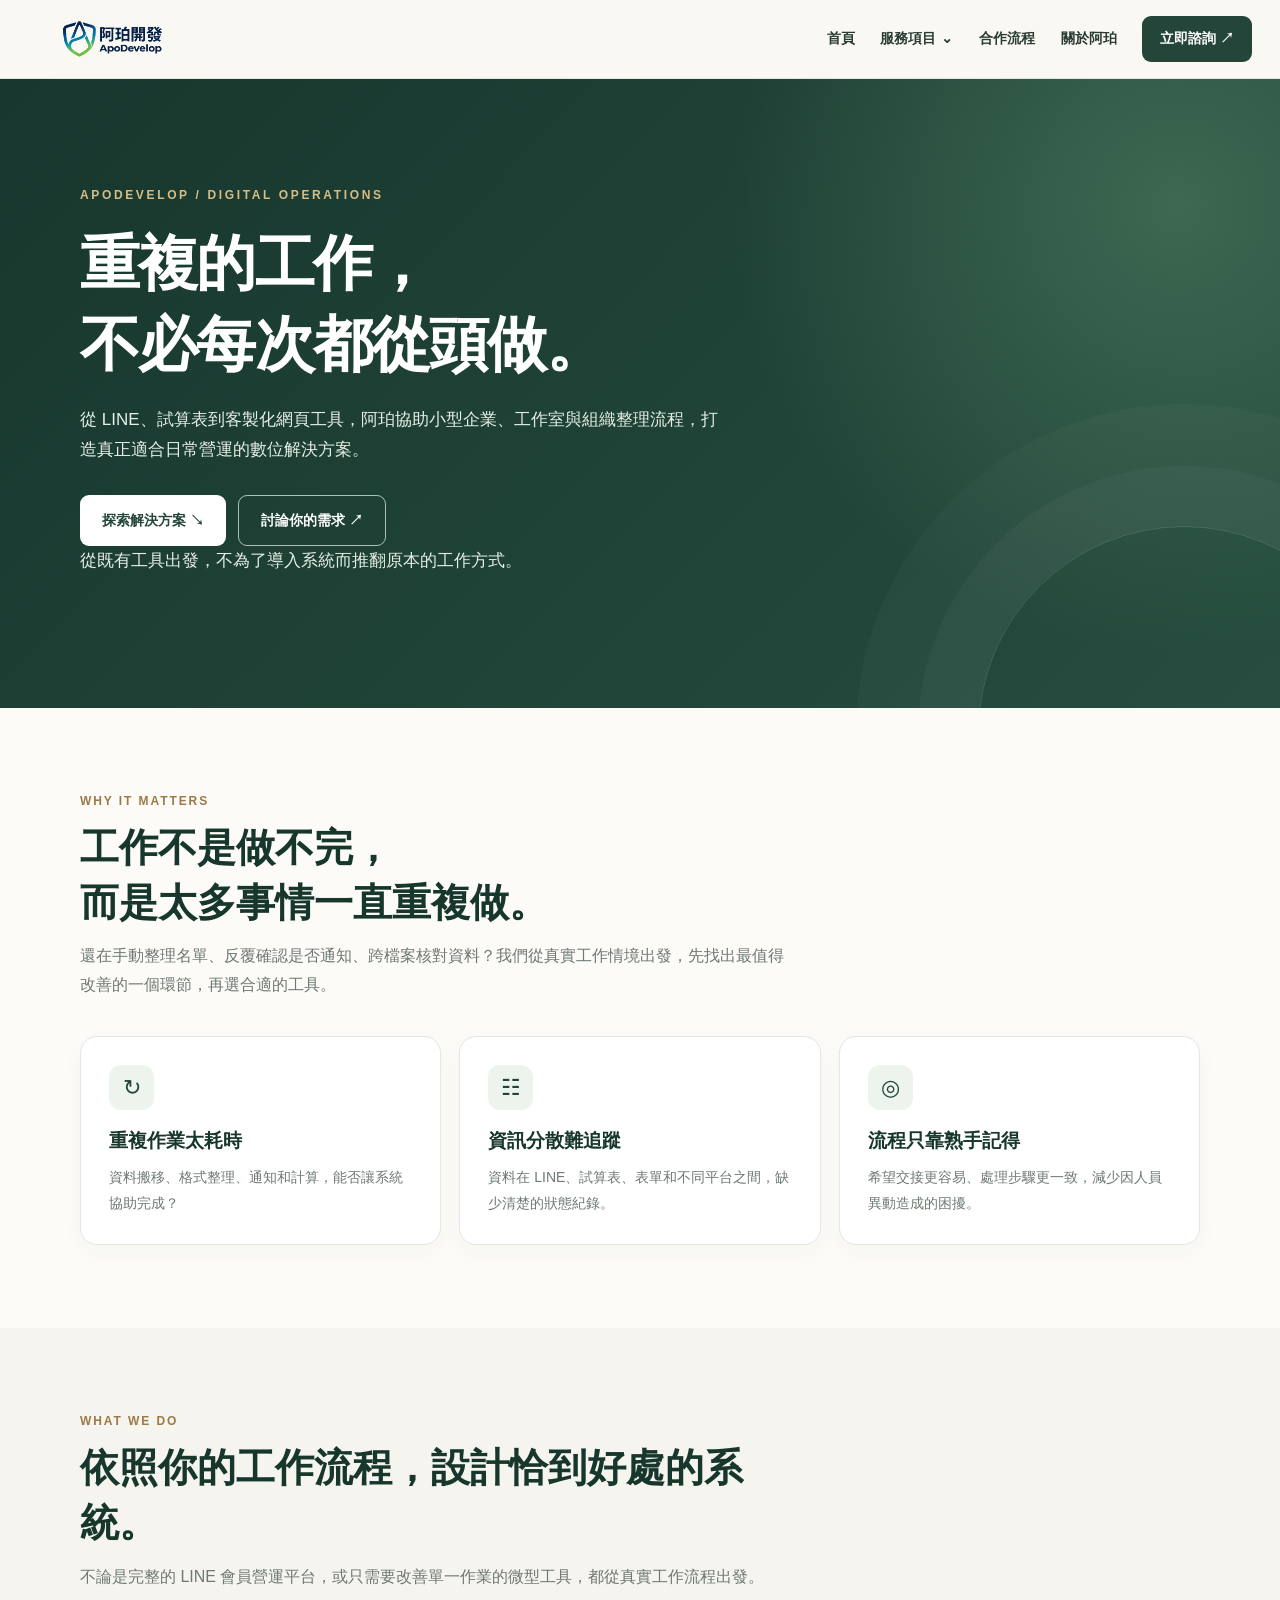
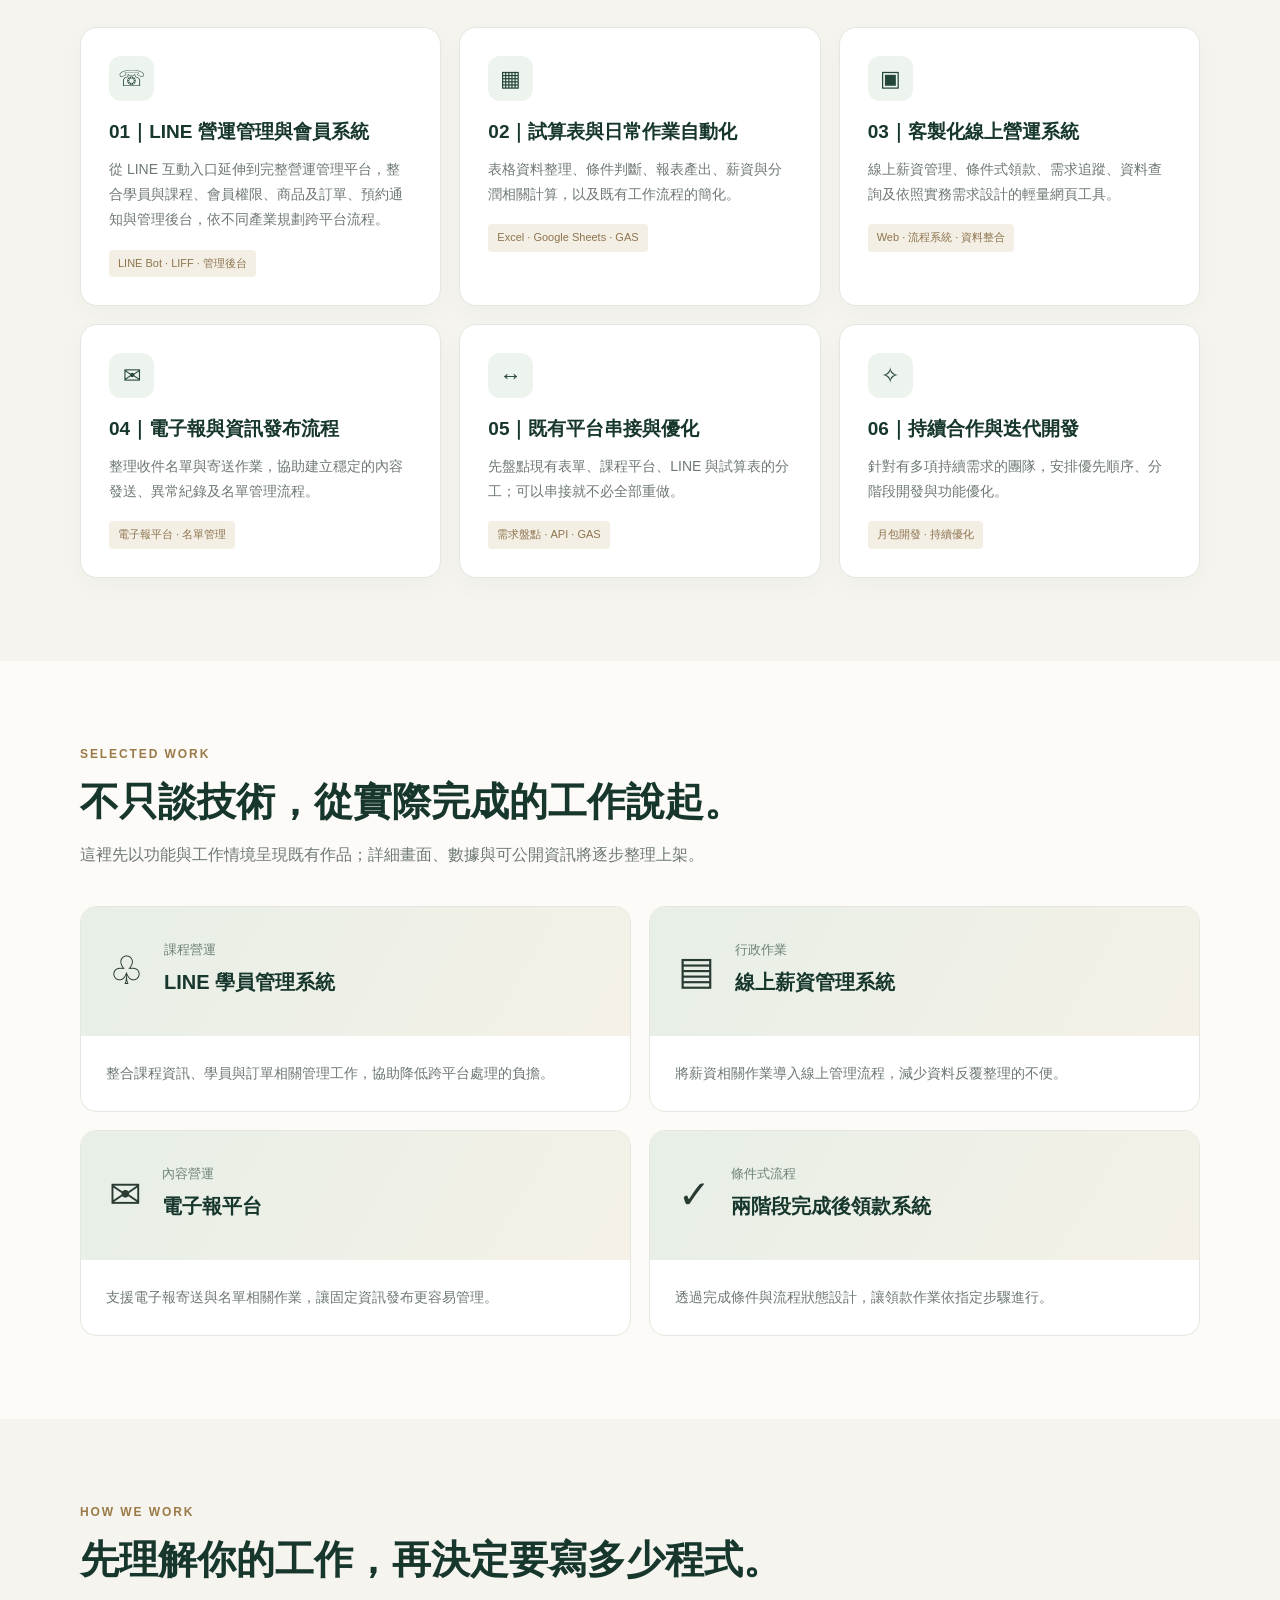
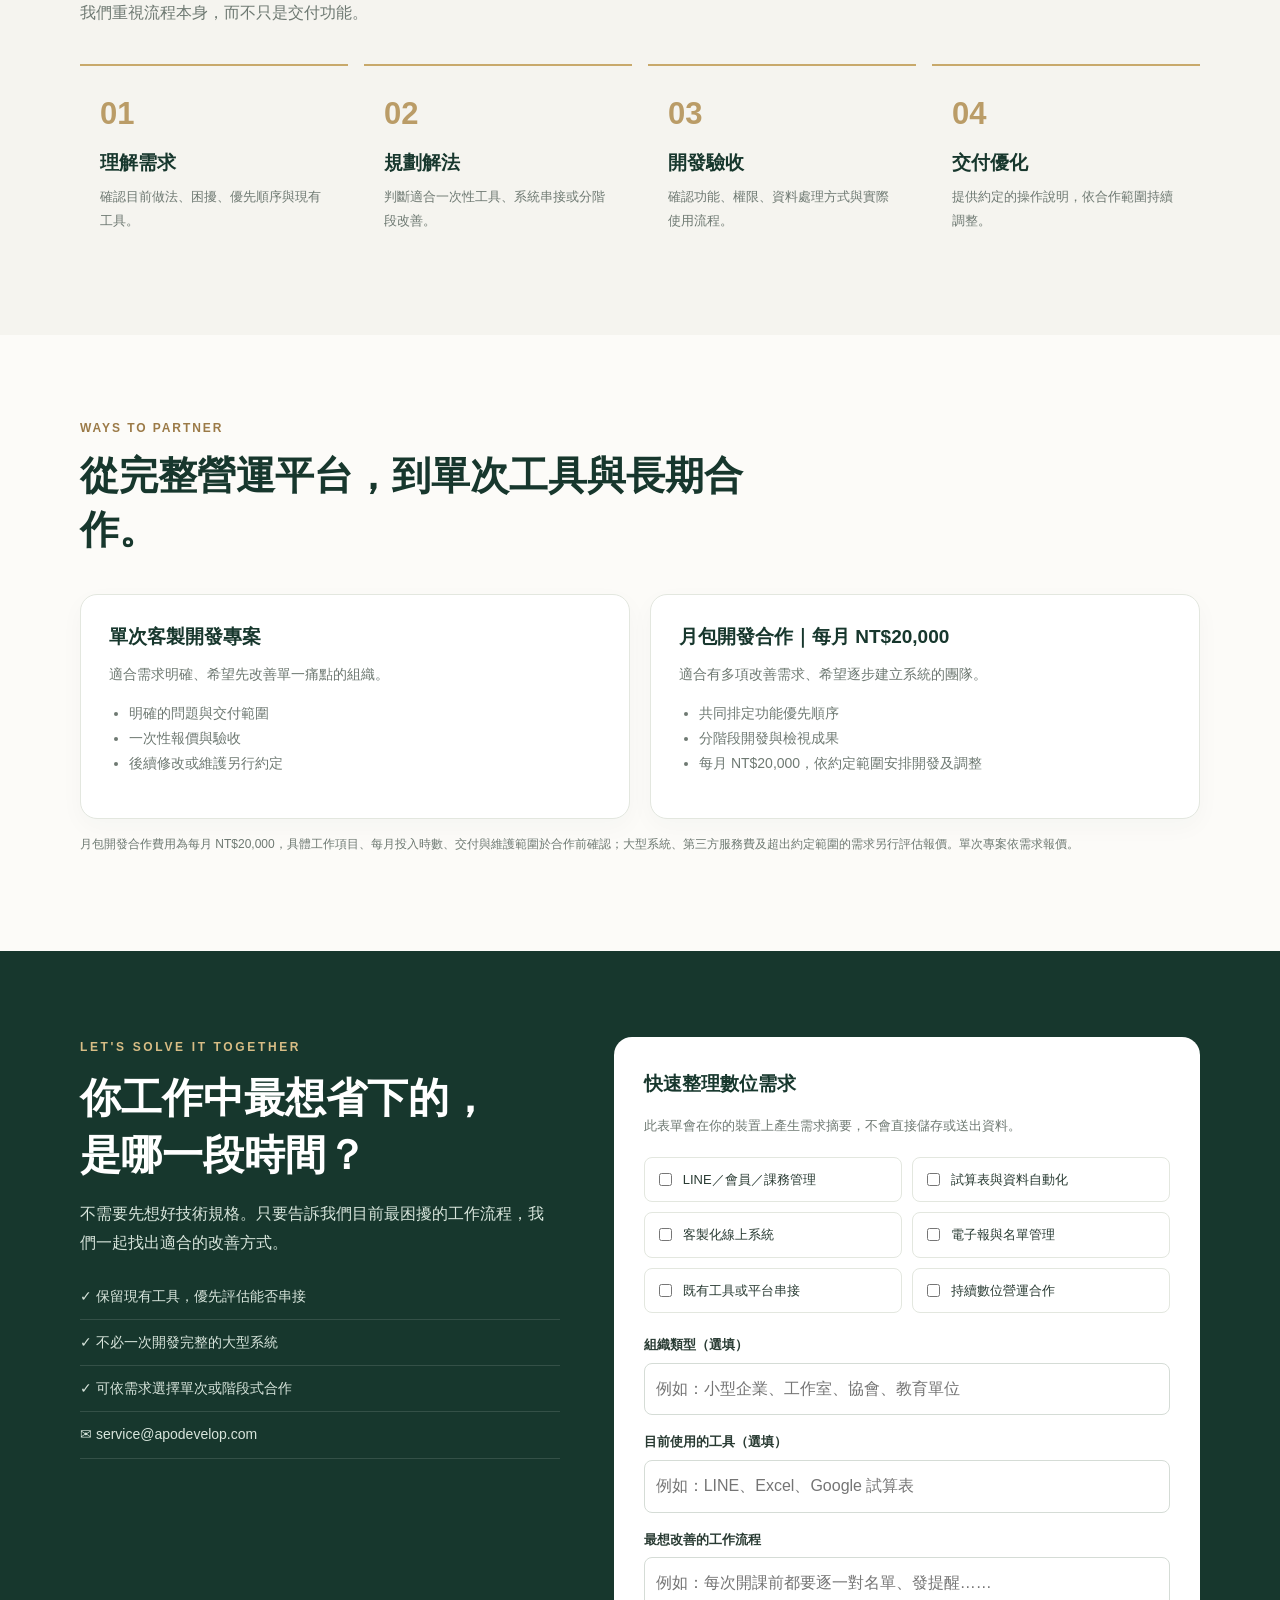
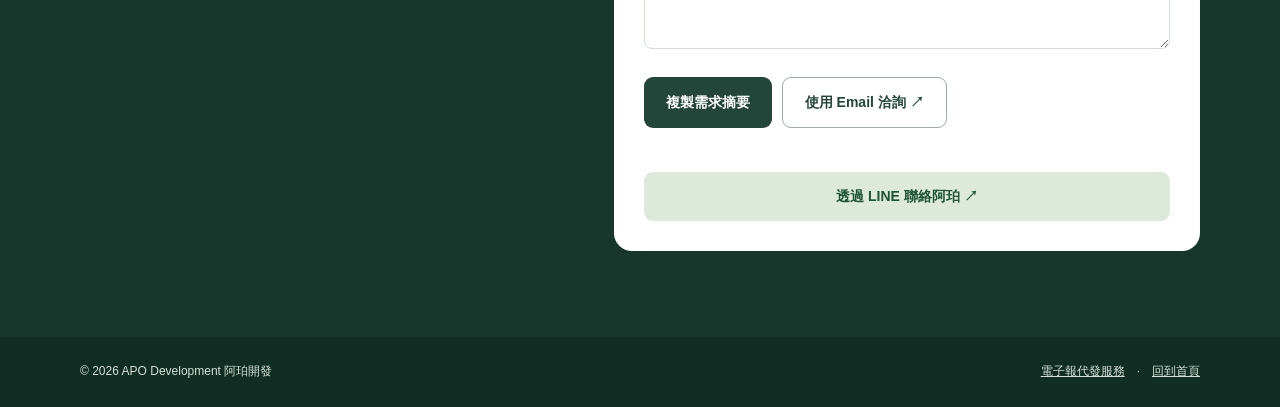
<file: digital/index.html>
<!DOCTYPE html>

<html lang="zh-Hant"><head><meta charset="utf-8"/><meta content="width=device-width, initial-scale=1" name="viewport"/><meta content="#24463A" name="theme-color"/><title>數位營運系統與流程整合｜阿珀 ApoDevelop</title><meta content="阿珀提供完整 LINE 營運管理與會員系統、線上管理平台、Excel 與 GAS 自動化、平台串接及微型工具開發，另有每月 NT$20,000 的月包開發合作。" name="description"/><link href="https://www.apodevelop.com/digital/" rel="canonical"/><style>
:root{--green:#24463a;--deep:#17372d;--gold:#c8a96b;--cream:#f7f1e7;--ink:#293b33;--muted:#6e7972;--border:#e3e7df}*{box-sizing:border-box}html{scroll-behavior:smooth}body{margin:0;font-family:-apple-system,BlinkMacSystemFont,"Noto Sans TC","PingFang TC","Microsoft JhengHei",sans-serif;color:var(--ink);background:#fcfbf8;line-height:1.8}a{text-decoration:none;color:inherit}button,input,textarea{font:inherit}.wrap{width:min(1120px,calc(100% - 40px));margin:auto}.head{position:sticky;top:0;z-index:10;background:#fcfbf8ed;backdrop-filter:blur(15px);border-bottom:1px solid var(--border)}.nav{display:flex;align-items:center;justify-content:space-between;min-height:75px;gap:20px}.brand{display:flex;gap:12px;align-items:center;color:var(--green);font-weight:800;line-height:1.2}.brand b{display:grid;place-items:center;width:42px;height:42px;background:var(--green);color:white;border-radius:11px;font-size:24px}.brand small{display:block;font-size:10px;letter-spacing:.12em;margin-top:6px}.links{display:flex;align-items:center;gap:24px;font-size:13px;font-weight:600}.links a:hover{color:#a0814d}.btn{border:0;border-radius:9px;background:var(--green);color:white;padding:12px 22px;display:inline-flex;justify-content:center;align-items:center;cursor:pointer;font-size:14px;font-weight:700;transition:.2s}.btn:hover{background:#386553;transform:translateY(-1px)}.btn.light{background:white;color:var(--green)}.btn.outline{border:1px solid #9caea2;background:transparent;color:var(--green)}.menu{display:none;border:1px solid var(--border);border-radius:8px;background:white;padding:7px 11px;font-size:23px}.hero{background:radial-gradient(circle at 92% 20%,#3e6852 0%,transparent 35%),linear-gradient(135deg,#18372e,#264d3f);color:white;padding:106px 0 102px;position:relative;overflow:hidden}.hero:after{content:"";position:absolute;width:410px;height:410px;border:1px solid #ffffff24;border-radius:50%;right:-110px;bottom:-230px;box-shadow:0 0 0 60px #ffffff08,0 0 0 122px #ffffff06}.hero .wrap{position:relative;z-index:1}.over{font-size:12px;letter-spacing:.22em;font-weight:700;color:#d8bd85}.hero h1{font-size:clamp(34px,5vw,60px);max-width:810px;line-height:1.35;letter-spacing:-.03em;margin:16px 0 20px}.hero p{color:#e5efe7;max-width:640px;font-size:17px;margin:0 0 29px}.actions{display:flex;gap:12px;flex-wrap:wrap}.mini{font-size:12px;color:#d9e7da;margin-top:30px}.section{padding:83px 0}.section.alt{background:#f5f4ef}.secthead{max-width:710px;margin-bottom:36px}.eyebrow{font-size:12px;color:#9b7a47;font-weight:800;letter-spacing:.16em}.secthead h2{font-size:clamp(27px,3.5vw,39px);line-height:1.4;color:var(--deep);margin:9px 0 12px}.secthead p{color:var(--muted);margin:0}.grid{display:grid;grid-template-columns:repeat(3,1fr);gap:18px}.tile{background:white;border:1px solid var(--border);border-radius:17px;padding:28px;box-shadow:0 8px 25px #25453608}.icon{width:45px;height:45px;border-radius:12px;background:#edf3ed;color:var(--green);display:grid;place-items:center;font-size:22px;margin-bottom:17px}.tile h3{font-size:19px;color:var(--deep);line-height:1.45;margin:0 0 11px}.tile p{font-size:14px;color:var(--muted);margin:0}.tag{display:inline-block;margin-top:17px;font-size:11px;background:#f4efe5;color:#8d744e;padding:4px 9px;border-radius:4px}.steps{display:grid;grid-template-columns:repeat(4,1fr);gap:16px}.step{padding:20px;border-top:2px solid var(--gold)}.step strong{font-size:31px;color:#ba9c67}.step h3{margin:4px 0 6px;color:var(--deep)}.step p{font-size:13px;color:var(--muted);margin:0}.cases{display:grid;grid-template-columns:repeat(2,1fr);gap:18px}.case{border:1px solid var(--border);background:white;border-radius:16px;overflow:hidden}.case-top{padding:28px;background:linear-gradient(120deg,#e7efe7,#f5f1e7);min-height:120px;display:flex;align-items:center;gap:20px}.case-top span{font-size:39px}.case-top small{color:#6f8276}.case-body{padding:25px}.case h3{margin:0 0 8px;color:var(--deep);font-size:20px}.case p{font-size:14px;color:var(--muted);margin:0}.notice{font-size:13px;color:#75664f;margin-top:15px}.model{display:grid;grid-template-columns:1fr 1fr;gap:20px}.model .tile{height:100%}.model ul{padding-left:20px;color:var(--muted);font-size:14px}.contact{background:var(--deep);color:white;padding:86px 0}.contact-grid{display:grid;grid-template-columns:.9fr 1.1fr;gap:54px;align-items:start}.contact h2{font-size:clamp(29px,4vw,41px);line-height:1.4;margin:11px 0}.contact p{color:#d8e5dc}.points p{padding:10px 0;border-bottom:1px solid #ffffff20;margin:0;font-size:14px}.formbox{background:#fff;color:var(--ink);border-radius:18px;padding:30px}.formbox h3{margin:0;color:var(--deep)}.formbox>p{font-size:13px;color:var(--muted)}.checkgrid{display:grid;grid-template-columns:1fr 1fr;gap:10px;margin:20px 0}.checkgrid label{border:1px solid var(--border);border-radius:8px;padding:10px;font-size:13px;display:flex;gap:8px;align-items:flex-start}.checkgrid input{accent-color:var(--green);margin-top:5px}.field{margin:15px 0}.field label{display:block;font-size:13px;font-weight:700;margin-bottom:6px}.field input,.field textarea{width:100%;border:1px solid #d5dcd6;border-radius:8px;padding:11px;background:#fff;color:var(--ink)}.field textarea{min-height:92px;resize:vertical}.buttons{display:flex;gap:10px;flex-wrap:wrap;margin:18px 0 7px}.status{font-size:12px!important;color:#276046!important;min-height:20px}.foot{background:#112e25;color:#d3e0d8;padding:24px 0;font-size:12px}.foot .wrap{display:flex;justify-content:space-between;gap:12px;flex-wrap:wrap}.foot a{text-decoration:underline}.note{font-size:12px;color:var(--muted);margin-top:15px}@media(max-width:840px){.grid{grid-template-columns:repeat(2,1fr)}.contact-grid{grid-template-columns:1fr;gap:30px}.steps{grid-template-columns:repeat(2,1fr)}.links{display:none;position:absolute;top:75px;left:0;right:0;background:#fcfbf8;padding:22px;flex-direction:column;align-items:stretch;border-bottom:1px solid var(--border)}.links.open{display:flex}.menu{display:block}}@media(max-width:600px){.hero{padding:72px 0 76px}.section{padding:58px 0}.grid,.cases,.model{grid-template-columns:1fr}.checkgrid{grid-template-columns:1fr}.formbox{padding:23px}.steps{grid-template-columns:1fr 1fr}.step{padding:15px 7px}}
.brand img{display:block;width:170px;height:62px;object-fit:cover;object-position:center}@media(max-width:600px){.brand img{width:134px;height:49px}}
</style><link rel="stylesheet" href="/assets/apo-nav.css?v=20261102-2"><script src="/assets/apo-nav.js?v=20261102-2" defer></script></head><body>
<header class="apo-site-header"><nav class="apo-nav" aria-label="阿珀開發網站導覽"><a class="apo-brand" href="/" aria-label="阿珀開發，回首頁"><img src="/assets/apo-logo.svg" alt="阿珀開發 ApoDevelop Logo"></a><button class="apo-menu-toggle" type="button" aria-controls="apoNavLinks" aria-expanded="false">☰ 選單</button><div class="apo-links" id="apoNavLinks"><a href="/">首頁</a><details class="apo-drop"><summary>服務項目 <span aria-hidden="true">⌄</span></summary><div class="apo-dropdown"><a href="/services/line-student/">LINE 學員管理系統</a><a href="/digital/">數位營運與流程整合</a><a href="https://payroll.apodevelop.com/" target="_blank" rel="noopener noreferrer">薪資管理系統 ↗</a><a href="/services/email-newsletter/">電子報代發與名單維護</a><a href="/apocase/">ApoCase 案件中心</a><a href="/toolbox/">APO 工具箱</a><a href="https://checksheet.apodevelop.com/" target="_blank" rel="noopener noreferrer">鐘點核對單 ↗</a><a href="/groupbuy/">團購 CRM</a></div></details><a href="/#process">合作流程</a><a href="/#about">關於阿珀</a><a class="apo-nav-cta" href="https://line.me/R/ti/p/@appdevelop" target="_blank" rel="noopener noreferrer">立即諮詢 ↗</a></div></nav></header>
<main><section class="hero"><div class="wrap"><div class="over">APODEVELOP / DIGITAL OPERATIONS</div><h1>重複的工作，<br/>不必每次都從頭做。</h1><p>從 LINE、試算表到客製化網頁工具，阿珀協助小型企業、工作室與組織整理流程，打造真正適合日常營運的數位解決方案。</p><div class="actions"><a class="btn light" href="#services">探索解決方案 ↘</a><a class="btn" href="#contact" style="border:1px solid #afc1b4;background:transparent">討論你的需求 ↗</a></div><p class="mini">從既有工具出發，不為了導入系統而推翻原本的工作方式。</p></div></section>
<section class="section"><div class="wrap"><div class="secthead"><div class="eyebrow">WHY IT MATTERS</div><h2>工作不是做不完，<br/>而是太多事情一直重複做。</h2><p>還在手動整理名單、反覆確認是否通知、跨檔案核對資料？我們從真實工作情境出發，先找出最值得改善的一個環節，再選合適的工具。</p></div><div class="grid"><div class="tile"><div class="icon">↻</div><h3>重複作業太耗時</h3><p>資料搬移、格式整理、通知和計算，能否讓系統協助完成？</p></div><div class="tile"><div class="icon">☷</div><h3>資訊分散難追蹤</h3><p>資料在 LINE、試算表、表單和不同平台之間，缺少清楚的狀態紀錄。</p></div><div class="tile"><div class="icon">◎</div><h3>流程只靠熟手記得</h3><p>希望交接更容易、處理步驟更一致，減少因人員異動造成的困擾。</p></div></div></div></section>
<section class="section alt" id="services"><div class="wrap"><div class="secthead"><div class="eyebrow">WHAT WE DO</div><h2>依照你的工作流程，設計恰到好處的系統。</h2><p>不論是完整的 LINE 會員營運平台，或只需要改善單一作業的微型工具，都從真實工作流程出發。</p></div><div class="grid"><div class="tile"><div class="icon">☏</div><h3>01｜LINE 營運管理與會員系統</h3><p>從 LINE 互動入口延伸到完整營運管理平台，整合學員與課程、會員權限、商品及訂單、預約通知與管理後台，依不同產業規劃跨平台流程。</p><span class="tag">LINE Bot · LIFF · 管理後台</span></div><div class="tile"><div class="icon">▦</div><h3>02｜試算表與日常作業自動化</h3><p>表格資料整理、條件判斷、報表產出、薪資與分潤相關計算，以及既有工作流程的簡化。</p><span class="tag">Excel · Google Sheets · GAS</span></div><div class="tile"><div class="icon">▣</div><h3>03｜客製化線上營運系統</h3><p>線上薪資管理、條件式領款、需求追蹤、資料查詢及依照實務需求設計的輕量網頁工具。</p><span class="tag">Web · 流程系統 · 資料整合</span></div><div class="tile"><div class="icon">✉</div><h3>04｜電子報與資訊發布流程</h3><p>整理收件名單與寄送作業，協助建立穩定的內容發送、異常紀錄及名單管理流程。</p><span class="tag">電子報平台 · 名單管理</span></div><div class="tile"><div class="icon">↔</div><h3>05｜既有平台串接與優化</h3><p>先盤點現有表單、課程平台、LINE 與試算表的分工；可以串接就不必全部重做。</p><span class="tag">需求盤點 · API · GAS</span></div><div class="tile"><div class="icon">✧</div><h3>06｜持續合作與迭代開發</h3><p>針對有多項持續需求的團隊，安排優先順序、分階段開發與功能優化。</p><span class="tag">月包開發 · 持續優化</span></div></div></div></section>
<section class="section" id="cases"><div class="wrap"><div class="secthead"><div class="eyebrow">SELECTED WORK</div><h2>不只談技術，從實際完成的工作說起。</h2><p>這裡先以功能與工作情境呈現既有作品；詳細畫面、數據與可公開資訊將逐步整理上架。</p></div><div class="cases"><article class="case"><div class="case-top"><span>♧</span><div><small>課程營運</small><h3>LINE 學員管理系統</h3></div></div><div class="case-body"><p>整合課程資訊、學員與訂單相關管理工作，協助降低跨平台處理的負擔。</p></div></article><article class="case"><div class="case-top"><span>▤</span><div><small>行政作業</small><h3>線上薪資管理系統</h3></div></div><div class="case-body"><p>將薪資相關作業導入線上管理流程，減少資料反覆整理的不便。</p></div></article><article class="case"><div class="case-top"><span>✉</span><div><small>內容營運</small><h3>電子報平台</h3></div></div><div class="case-body"><p>支援電子報寄送與名單相關作業，讓固定資訊發布更容易管理。</p></div></article><article class="case"><div class="case-top"><span>✓</span><div><small>條件式流程</small><h3>兩階段完成後領款系統</h3></div></div><div class="case-body"><p>透過完成條件與流程狀態設計，讓領款作業依指定步驟進行。</p></div></article></div></div></section>
<section class="section alt" id="process"><div class="wrap"><div class="secthead"><div class="eyebrow">HOW WE WORK</div><h2>先理解你的工作，再決定要寫多少程式。</h2><p>我們重視流程本身，而不只是交付功能。</p></div><div class="steps"><div class="step"><strong>01</strong><h3>理解需求</h3><p>確認目前做法、困擾、優先順序與現有工具。</p></div><div class="step"><strong>02</strong><h3>規劃解法</h3><p>判斷適合一次性工具、系統串接或分階段改善。</p></div><div class="step"><strong>03</strong><h3>開發驗收</h3><p>確認功能、權限、資料處理方式與實際使用流程。</p></div><div class="step"><strong>04</strong><h3>交付優化</h3><p>提供約定的操作說明，依合作範圍持續調整。</p></div></div></div></section>
<section class="section"><div class="wrap"><div class="secthead"><div class="eyebrow">WAYS TO PARTNER</div><h2>從完整營運平台，到單次工具與長期合作。</h2></div><div class="model"><div class="tile"><h3>單次客製開發專案</h3><p>適合需求明確、希望先改善單一痛點的組織。</p><ul><li>明確的問題與交付範圍</li><li>一次性報價與驗收</li><li>後續修改或維護另行約定</li></ul></div><div class="tile"><h3>月包開發合作｜每月 NT$20,000</h3><p>適合有多項改善需求、希望逐步建立系統的團隊。</p><ul><li>共同排定功能優先順序</li><li>分階段開發與檢視成果</li><li>每月 NT$20,000，依約定範圍安排開發及調整</li></ul></div></div><p class="note">月包開發合作費用為每月 NT$20,000，具體工作項目、每月投入時數、交付與維護範圍於合作前確認；大型系統、第三方服務費及超出約定範圍的需求另行評估報價。單次專案依需求報價。</p></div></section>
<section class="contact" id="contact"><div class="wrap contact-grid"><div><div class="over">LET'S SOLVE IT TOGETHER</div><h2>你工作中最想省下的，<br/>是哪一段時間？</h2><p>不需要先想好技術規格。只要告訴我們目前最困擾的工作流程，我們一起找出適合的改善方式。</p><div class="points"><p>✓ 保留現有工具，優先評估能否串接</p><p>✓ 不必一次開發完整的大型系統</p><p>✓ 可依需求選擇單次或階段式合作</p><p>✉ <a href="mailto:service@apodevelop.com?subject=%E6%95%B8%E4%BD%8D%E7%87%9F%E9%81%8B%E8%88%87%E6%B5%81%E7%A8%8B%E6%95%B4%E5%90%88%E8%AB%AE%E8%A9%A2">service@apodevelop.com</a></p></div></div><div class="formbox"><h3>快速整理數位需求</h3><p>此表單會在你的裝置上產生需求摘要，不會直接儲存或送出資料。</p><div class="checkgrid" id="options"><label><input type="checkbox" value="LINE／會員／課務管理"/> LINE／會員／課務管理</label><label><input type="checkbox" value="試算表與資料自動化"/> 試算表與資料自動化</label><label><input type="checkbox" value="客製化線上系統"/> 客製化線上系統</label><label><input type="checkbox" value="電子報與名單管理"/> 電子報與名單管理</label><label><input type="checkbox" value="既有工具或平台串接"/> 既有工具或平台串接</label><label><input type="checkbox" value="持續數位營運合作"/> 持續數位營運合作</label></div><div class="field"><label for="org">組織類型（選填）</label><input id="org" placeholder="例如：小型企業、工作室、協會、教育單位"/></div><div class="field"><label for="current">目前使用的工具（選填）</label><input id="current" placeholder="例如：LINE、Excel、Google 試算表"/></div><div class="field"><label for="need">最想改善的工作流程</label><textarea id="need" placeholder="例如：每次開課前都要逐一對名單、發提醒……"></textarea></div><div class="buttons"><button class="btn" id="copy" type="button">複製需求摘要</button><a class="btn outline" href="mailto:service@apodevelop.com?subject=%E6%95%B8%E4%BD%8D%E7%87%9F%E9%81%8B%E8%88%87%E6%B5%81%E7%A8%8B%E6%95%B4%E5%90%88%E8%AB%AE%E8%A9%A2" id="email">使用 Email 洽詢 ↗</a></div><p aria-live="polite" class="status" id="status" role="status"></p><a class="btn" href="https://line.me/R/ti/p/@appdevelop" rel="noopener noreferrer" style="background:#dce9db;color:#1e5333;width:100%" target="_blank">透過 LINE 聯絡阿珀 ↗</a></div></div></section></main>
<footer class="foot"><div class="wrap"><span>© <span id="year"></span> APO Development 阿珀開發</span><span><a href="/services/email-newsletter/">電子報代發服務</a>　·　<a href="https://www.apodevelop.com/">回到首頁</a></span></div></footer>
<script>document.getElementById('year').textContent=new Date().getFullYear();function summary(){let opts=[...document.querySelectorAll('#options input:checked')].map(e=>'・'+e.value).join('\n');return '您好，我想詢問阿珀的數位營運系統與流程整合服務。\n\n需要的項目：\n'+(opts||'・希望先討論適合的方案')+'\n\n組織類型：'+(document.getElementById('org').value.trim()||'未填寫')+'\n目前使用工具：'+(document.getElementById('current').value.trim()||'未填寫')+'\n希望改善的問題：'+(document.getElementById('need').value.trim()||'尚未填寫')+'\n\n希望進一步討論合作方式，謝謝！'}function mail(){document.getElementById('email').href='mailto:service@apodevelop.com?subject='+encodeURIComponent('數位營運系統服務詢問')+'&body='+encodeURIComponent(summary())}document.querySelectorAll('#options input,#org,#current,#need').forEach(el=>el.addEventListener('input',mail));mail();document.getElementById('copy').addEventListener('click',async()=>{let content=summary(),status=document.getElementById('status');try{if(navigator.clipboard&&window.isSecureContext)await navigator.clipboard.writeText(content);else{let el=document.createElement('textarea');el.value=content;document.body.appendChild(el);el.select();if(!document.execCommand('copy'))throw Error('clipboard');el.remove()}status.textContent='✓ 已複製需求摘要，可貼到 LINE 或 Email。'}catch(e){status.textContent='無法自動複製，請改用 Email 洽詢，系統會帶入需求內容。'}})</script></body></html>
</file>
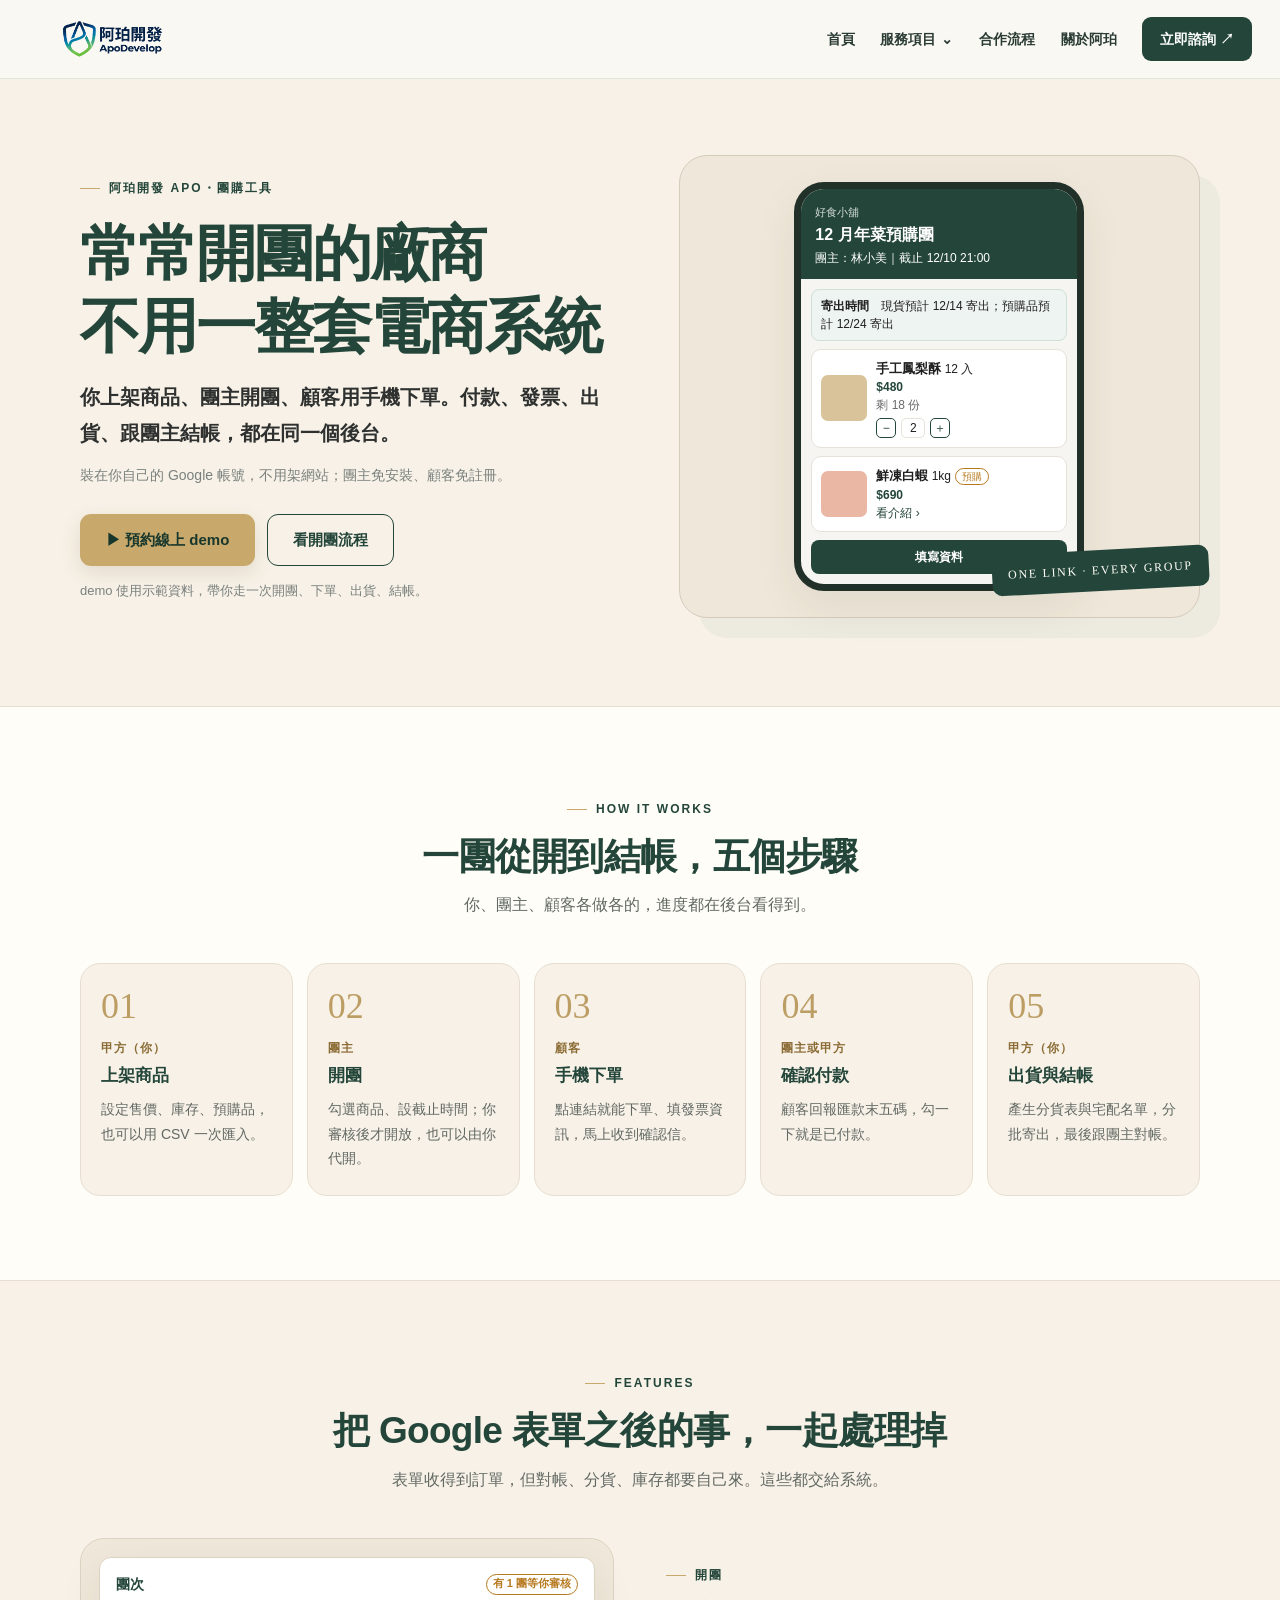
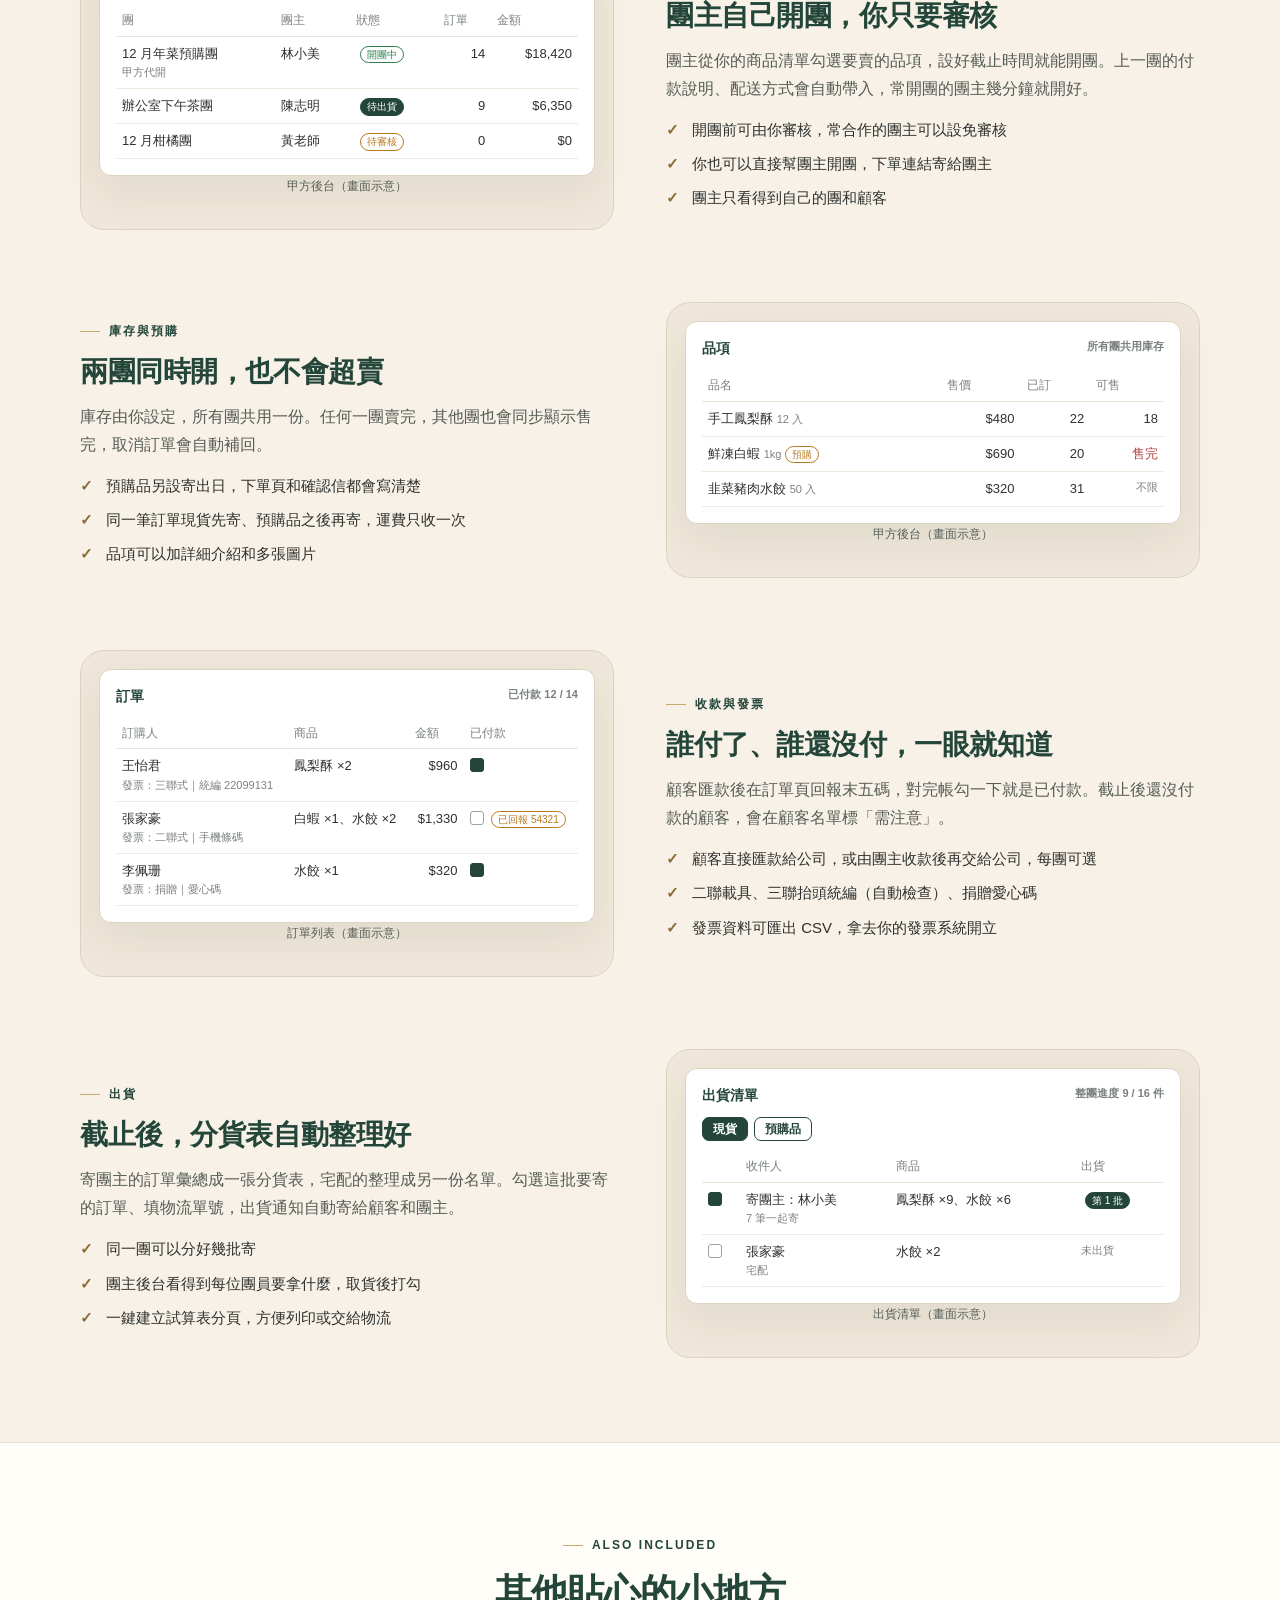
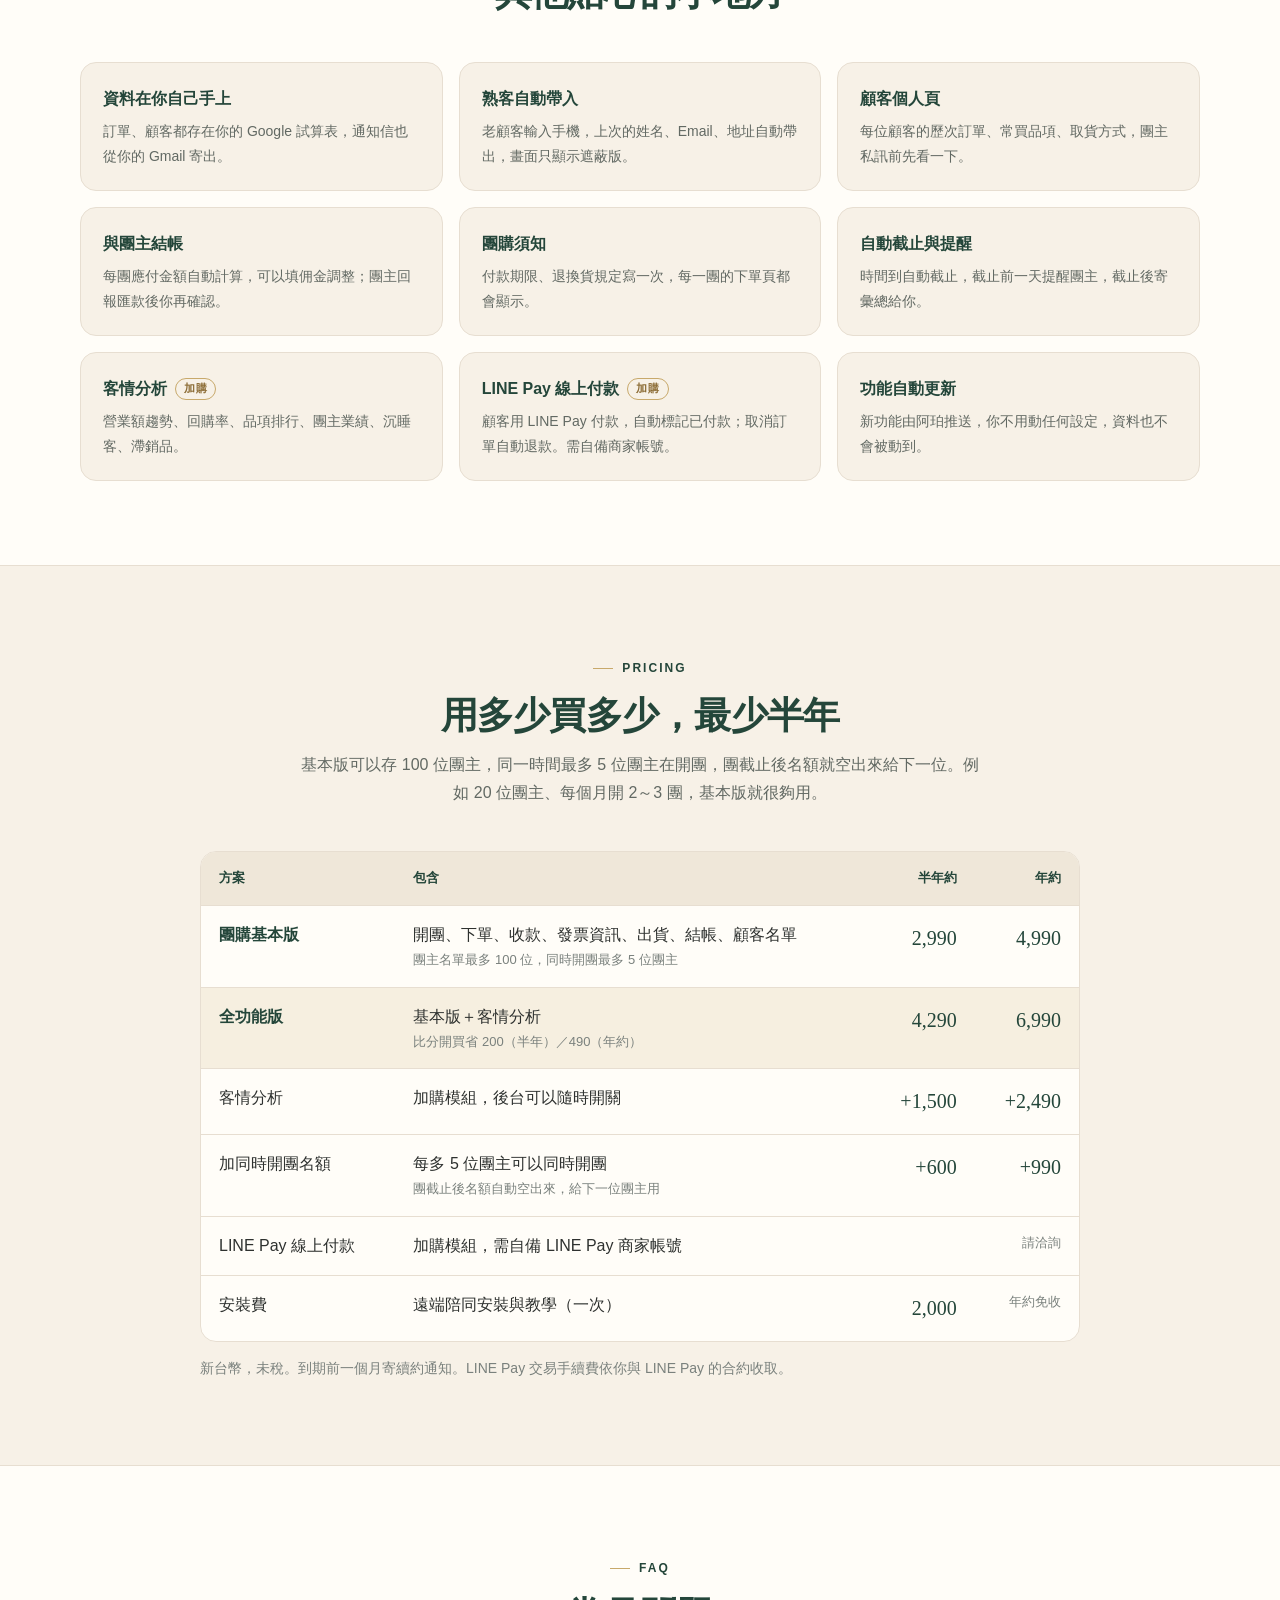
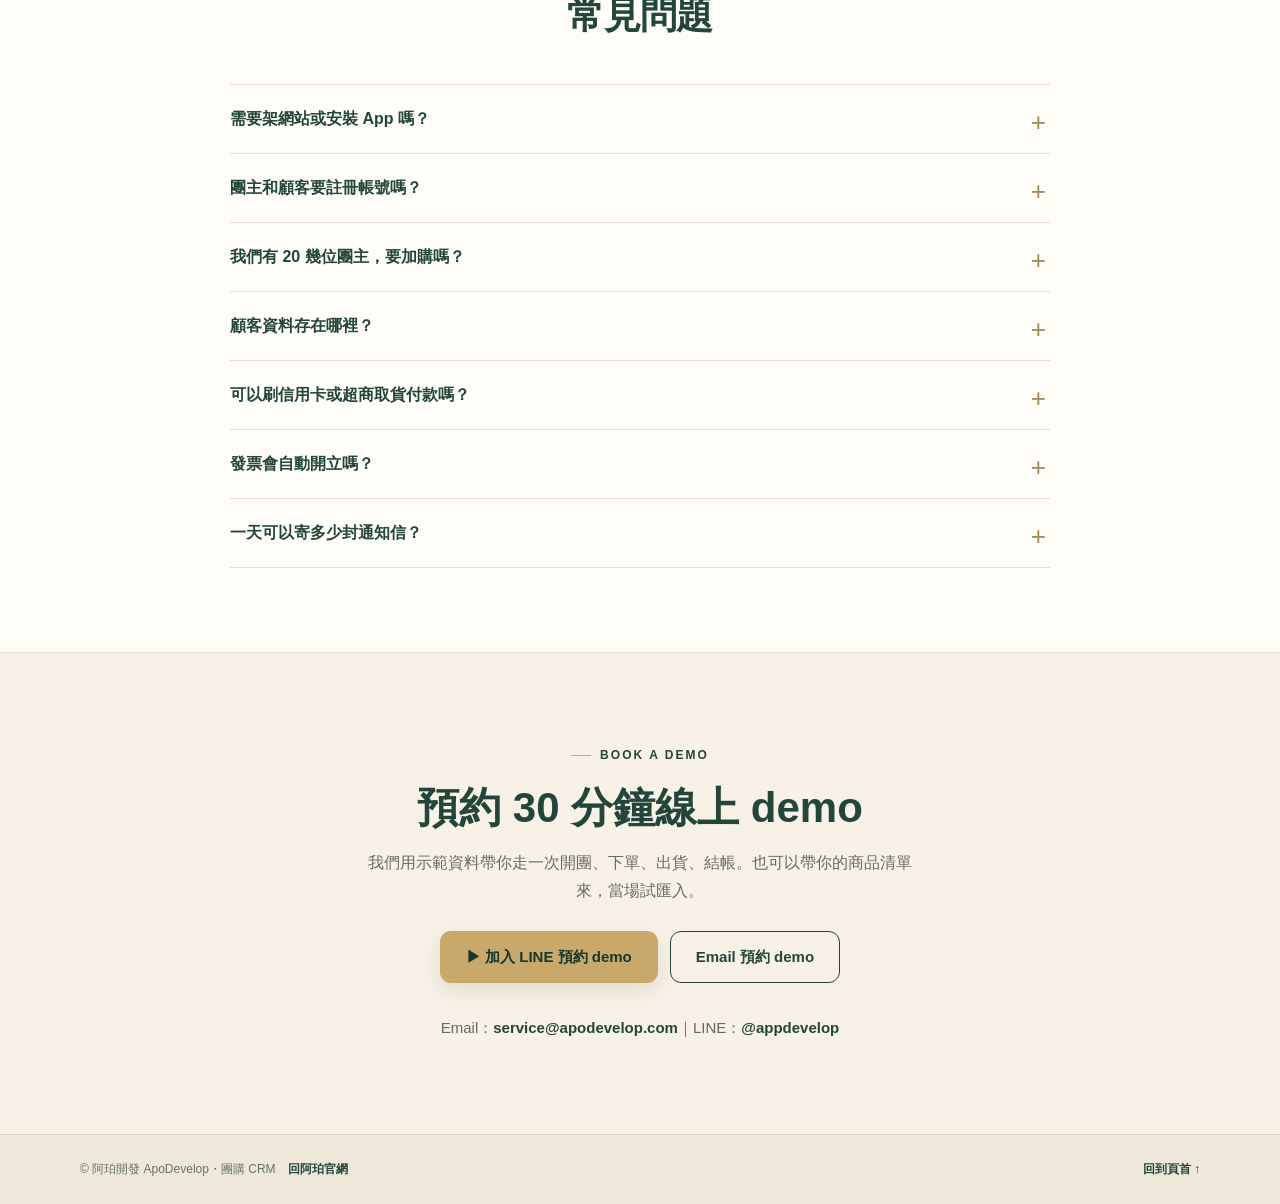
<file: groupbuy/index.html>
<!doctype html>
<html lang="zh-Hant">
<head>
  <meta charset="utf-8">
  <meta name="viewport" content="width=device-width,initial-scale=1,viewport-fit=cover">
  <meta name="theme-color" content="#24463a">
  <title>團購 CRM｜阿珀開發 ApoDevelop</title>
  <meta name="description" content="給常常開團的品牌與廠商：你上架商品、團主開團、顧客用手機下單，付款、發票、出貨、跟團主結帳都在同一個後台。裝在你自己的 Google 帳號，不用架網站。">
  <link rel="canonical" href="https://www.apodevelop.com/groupbuy/">
  <meta property="og:title" content="團購 CRM｜常常開團的廠商，不用一整套電商系統">
  <meta property="og:description" content="團主開團、顧客手機下單、庫存共用不超賣、預購分開寄、跟團主結帳。用你自己的 Google 帳號運作。">
  <meta property="og:url" content="https://www.apodevelop.com/groupbuy/">
  <style>

  /* 版面：沿用阿珀產品頁（鐘點核對單同款）：米白底、綠字、金色點綴；功能區圖文左右交錯。頂部導覽列共用 /assets/apo-nav */
  :root {
    --green: #24463a;
    --green-dark: #17372d;
    --gold: #c8a96b;
    --gold-ink: #8b6b34;
    --cream: #f7f1e7;
    --paper: #fffdf8;
    --border: #e7ded1;
    --ink: #2e312f;
    --muted: #7a817d;
    --soft: #626963;
    --radius: 20px;
    --shadow: 0 16px 45px rgba(34, 52, 41, .07);
    --sans: -apple-system, BlinkMacSystemFont, "Noto Sans TC", "PingFang TC", "Microsoft JhengHei", sans-serif;
    --num: Georgia, "Times New Roman", serif;
    color-scheme: light;
  }
  *, *::before, *::after { box-sizing: border-box; }
  html { scroll-behavior: smooth; }
  @media (prefers-reduced-motion: reduce) { html { scroll-behavior: auto; } .btn { transition: none !important; } }
  body { margin: 0; overflow-x: hidden; background: var(--cream); color: var(--ink); font-family: var(--sans); font-size: 16px; line-height: 1.75; -webkit-font-smoothing: antialiased; }
  a { color: inherit; }
  .container { width: 100%; max-width: 1152px; margin-inline: auto; padding-left: max(16px, env(safe-area-inset-left, 0px)); padding-right: max(16px, env(safe-area-inset-right, 0px)); }
  .eyebrow { display: inline-flex; align-items: center; gap: 9px; color: var(--green); font-size: 12px; font-weight: 800; letter-spacing: .17em; }
  .eyebrow::before { content: ""; height: 1px; width: 20px; background: var(--gold); }

  /* 按鈕 */
  .actions { display: flex; flex-wrap: wrap; gap: 12px; }
  .btn { display: inline-flex; justify-content: center; align-items: center; gap: 8px; min-height: 52px; padding: 12px 25px; border: 1px solid transparent; border-radius: 11px; text-decoration: none; font-size: 15px; font-weight: 800; transition: transform .2s ease, background .2s ease; }
  .btn:hover { transform: translateY(-2px); }
  .btn:focus-visible, a:focus-visible, .faq-list summary:focus-visible { outline: 3px solid var(--gold); outline-offset: 3px; }
  .btn-gold { background: var(--gold); color: var(--green-dark); box-shadow: 0 7px 20px rgba(94, 72, 30, .13); }
  .btn-gold:hover { background: #d6b77b; }
  .btn-outline { border-color: var(--green); color: var(--green); background: transparent; }
  .btn-outline:hover { background: rgba(36, 70, 58, .06); }
  .microcopy { color: var(--muted); font-size: 13px; margin: 14px 0 0; }

  /* 首屏 */
  .hero { padding-block: 76px 88px; }
  .hero-layout { display: grid; grid-template-columns: 1.02fr .98fr; align-items: center; gap: 56px; }
  .hero-layout > * { min-width: 0; }
  .hero h1 { margin: 18px 0 16px; font-size: clamp(34px, 5vw, 60px); line-height: 1.22; letter-spacing: -.035em; color: var(--green); font-weight: 850; text-wrap: balance; }
  .hero .lede { max-width: 520px; font-size: clamp(17px, 1.8vw, 20px); line-height: 1.8; font-weight: 600; margin: 0; }
  .hero .support { color: var(--muted); font-size: 14px; margin: 12px 0 26px; }
  .hero-art { position: relative; border: 1px solid #d5cbbb; background: #efe7d9; border-radius: 28px; padding: 26px; box-shadow: 20px 20px 0 rgba(36, 70, 58, .045); }
  .art-stamp { position: absolute; right: -10px; bottom: 26px; background: var(--green); color: var(--paper); font-family: var(--num); font-size: 12px; letter-spacing: .14em; padding: 10px 16px; border-radius: 10px; transform: rotate(-3deg); }

  /* 畫面示意（手機下單頁與後台片段） */
  .phone { width: 100%; max-width: 290px; margin-inline: auto; border: 7px solid #22302a; border-radius: 30px; background: #f6f5f2; overflow: hidden; box-shadow: var(--shadow); font-size: 12px; line-height: 1.5; color: #1f1f1f; }
  .phone .top { background: var(--green); color: #fff; padding: 15px 14px 12px; }
  .phone .top small { opacity: .8; font-size: 11px; display: block; }
  .phone .top b { font-size: 16px; display: block; margin: 2px 0; }
  .phone .body { padding: 10px; display: grid; gap: 8px; }
  .ship { background: #eef4f1; border: 1px solid #cfe0d6; border-radius: 8px; padding: 7px 9px; }
  .it { background: #fff; border: 1px solid #e6e2da; border-radius: 10px; padding: 9px; display: grid; grid-template-columns: 46px 1fr; gap: 9px; align-items: center; }
  .it .ph { width: 46px; height: 46px; border-radius: 7px; }
  .it b { font-size: 13px; }
  .it .p { color: var(--green); font-weight: 700; }
  .pill { display: inline-block; font-size: 10px; border: 1px solid #b7791f; color: #b7791f; border-radius: 99px; padding: 0 6px; margin-left: 4px; }
  .pill.ok { border-color: #2f7d4f; color: #2f7d4f; }
  .pill.solid { background: var(--green); border-color: var(--green); color: #fff; }
  .qty { display: inline-flex; gap: 5px; margin-top: 4px; }
  .qty span { width: 20px; height: 20px; border: 1px solid var(--green); border-radius: 5px; display: grid; place-items: center; color: var(--green); }
  .qty em { font-style: normal; width: 24px; text-align: center; border: 1px solid #e6e2da; border-radius: 5px; background: #fff; }
  .phone .go { background: var(--green); color: #fff; text-align: center; border-radius: 8px; padding: 8px; font-weight: 700; }
  .screen { background: #fff; border: 1px solid #ddd3c2; border-radius: 12px; box-shadow: var(--shadow); padding: 16px; font-size: 13px; line-height: 1.55; overflow-x: auto; }
  .screen h4 { margin: 0 0 10px; color: var(--green); font-size: 14px; display: flex; justify-content: space-between; gap: 8px; flex-wrap: wrap; }
  .screen table { width: 100%; border-collapse: collapse; min-width: 340px; }
  .screen th { text-align: left; color: var(--muted); font-weight: 500; font-size: 12px; padding: 6px 6px; border-bottom: 1px solid #ece6da; white-space: nowrap; }
  .screen td { padding: 7px 6px; border-bottom: 1px solid #f0ebe1; vertical-align: top; }
  .screen td.n { text-align: right; white-space: nowrap; font-variant-numeric: tabular-nums; }
  .screen .sub { color: var(--muted); font-size: 11px; }
  .screen .tabs { display: flex; gap: 6px; margin-bottom: 10px; }
  .screen .tabs b { font-size: 12px; border: 1px solid var(--green); color: var(--green); border-radius: 7px; padding: 2px 10px; font-weight: 600; }
  .screen .tabs b.on { background: var(--green); color: #fff; }
  .box { display: inline-block; width: 14px; height: 14px; border: 1.5px solid #9aa39d; border-radius: 3px; vertical-align: -2px; }
  .box.on { background: var(--green); border-color: var(--green); }
  .mock-note { text-align: center; font-size: 12px; color: var(--muted); margin: 12px 0 0; }

  /* 區塊 */
  .section { padding-block: 84px; }
  .section-paper { background: var(--paper); border-block: 1px solid var(--border); }
  .section-head { max-width: 680px; margin: 0 auto 44px; text-align: center; }
  .section-head h2 { color: var(--green); font-size: clamp(26px, 3vw, 37px); line-height: 1.35; letter-spacing: -.02em; margin: 12px 0 10px; text-wrap: balance; }
  .section-head p { color: var(--soft); margin: 0; }

  /* 流程 */
  .steps { display: grid; grid-template-columns: repeat(5, minmax(0, 1fr)); gap: 14px; margin: 0; padding: 0; list-style: none; }
  .step { background: var(--cream); border: 1px solid var(--border); border-radius: var(--radius); padding: 24px 20px; }
  .step-num { font-family: var(--num); font-size: 36px; color: #bc9e65; line-height: 1; }
  .step .who { display: block; font-size: 12px; font-weight: 800; letter-spacing: .08em; color: var(--gold-ink); margin-top: 14px; }
  .step h3 { font-size: 17px; color: var(--green); margin: 2px 0 6px; }
  .step p { color: var(--soft); margin: 0; font-size: 14px; }

  /* 功能（圖文交錯） */
  .feature { display: grid; grid-template-columns: 1fr 1fr; gap: 52px; align-items: center; }
  .feature > * { min-width: 0; }
  .feature + .feature { margin-top: 72px; }
  .feature:nth-child(even) .feature-shot { order: 2; }
  .feature-shot { background: #efe7d9; border: 1px solid #ddd3c2; border-radius: 24px; padding: 18px; }
  .feature h3 { color: var(--green); font-size: clamp(22px, 2.4vw, 28px); line-height: 1.4; margin: 10px 0 12px; letter-spacing: -.015em; text-wrap: balance; }
  .feature p { color: #555c57; margin: 0 0 14px; }
  .checks { list-style: none; padding: 0; margin: 0; display: grid; gap: 8px; }
  .checks li { position: relative; padding-left: 26px; font-size: 15px; }
  .checks li::before { content: "✓"; position: absolute; left: 0; top: 0; color: var(--gold-ink); font-weight: 800; }

  /* 其他功能 */
  .mini-grid { display: grid; grid-template-columns: repeat(3, minmax(0, 1fr)); gap: 16px; }
  .mini { background: var(--cream); border: 1px solid var(--border); border-radius: 16px; padding: 22px; }
  .mini h3 { font-size: 16px; color: var(--green); margin: 0 0 6px; display: flex; gap: 8px; align-items: center; flex-wrap: wrap; }
  .mini p { font-size: 14px; color: var(--soft); margin: 0; }
  .addon { font-size: 11px; font-weight: 800; color: var(--gold-ink); border: 1px solid var(--gold); border-radius: 99px; padding: 0 8px; letter-spacing: .05em; }

  /* 價格 */
  .price-wrap { overflow-x: auto; max-width: 880px; margin-inline: auto; }
  table.price { width: 100%; min-width: 580px; border-collapse: separate; border-spacing: 0; background: var(--paper); border: 1px solid var(--border); border-radius: 16px; overflow: hidden; }
  .price th, .price td { padding: 15px 18px; text-align: left; border-bottom: 1px solid var(--border); vertical-align: top; }
  .price th { font-size: 13px; color: var(--green); font-weight: 700; background: #efe7d9; }
  .price .n { text-align: right; white-space: nowrap; }
  .price td.n { font-family: var(--num); font-size: 20px; color: var(--green); font-variant-numeric: tabular-nums; }
  .price td b { color: var(--green); }
  .price small { display: block; color: var(--muted); font-size: 13px; font-family: var(--sans); }
  .price tr.hl td { background: #f6efe0; }
  .price tr:last-child td { border-bottom: 0; }
  .price-note { max-width: 880px; margin: 14px auto 0; color: var(--muted); font-size: 14px; }

  /* 常見問題 */
  .faq-list { max-width: 820px; margin-inline: auto; border-top: 1px solid var(--border); }
  .faq-list details { border-bottom: 1px solid var(--border); }
  .faq-list summary { list-style: none; cursor: pointer; color: var(--green); font-size: 16px; font-weight: 750; padding: 20px 36px 20px 0; position: relative; }
  .faq-list summary::-webkit-details-marker { display: none; }
  .faq-list summary::after { content: "+"; position: absolute; right: 4px; top: 15px; font-size: 26px; color: #a58a5b; font-weight: 400; }
  .faq-list details[open] summary::after { content: "−"; }
  .faq-answer { margin: 0 0 22px; padding-right: 32px; color: #5f6661; font-size: 15px; }

  /* 結尾 */
  .closing { text-align: center; padding-block: 84px 92px; }
  .closing h2 { font-size: clamp(28px, 3.6vw, 42px); line-height: 1.35; color: var(--green); margin: 14px 0 12px; text-wrap: balance; }
  .closing p { color: #676c66; margin: 0 auto 26px; max-width: 560px; }
  .closing .actions { justify-content: center; }
  .closing .contact { margin: 32px auto 0; font-size: 15px; color: var(--soft); }
  .contact b { color: var(--green); user-select: all; }
  footer { background: #eee8db; border-top: 1px solid #e1d6c5; }
  .footer-inner { display: flex; justify-content: space-between; gap: 12px; align-items: center; padding-block: 24px; font-size: 12px; color: #687169; }
  .footer-inner p { margin: 0; }
  .footer-inner a { text-decoration: none; color: var(--green); font-weight: 750; }

  @media (max-width: 980px) {
    .steps { grid-template-columns: repeat(3, minmax(0, 1fr)); }
    .mini-grid { grid-template-columns: repeat(2, minmax(0, 1fr)); }
    .hero-layout, .feature { gap: 36px; }
  }
  @media (max-width: 760px) {
    .hero { padding-block: 48px 60px; }
    .hero-layout, .feature { grid-template-columns: 1fr; }
    .feature:nth-child(even) .feature-shot { order: 0; }
    .feature + .feature { margin-top: 56px; }
    .art-stamp { right: 8px; }
    .section { padding-block: 60px; }
    .steps { grid-template-columns: 1fr; }
    .step { display: grid; grid-template-columns: 52px 1fr; column-gap: 12px; padding: 18px 20px; }
    .step-num { grid-row: span 3; font-size: 30px; }
    .step .who { margin-top: 0; }
    .footer-inner { flex-direction: column; align-items: flex-start; }
  }
  @media (max-width: 460px) {
    .actions { flex-direction: column; }
    .actions .btn { width: 100%; }
    .mini-grid { grid-template-columns: 1fr; }
    .hero-art { padding: 16px; }
  }
  </style>
  <link rel="stylesheet" href="/assets/apo-nav.css?v=20261102-2">
  <script src="/assets/apo-nav.js?v=20261102-2" defer></script>
</head>
<body>
  <header class="apo-site-header"><nav class="apo-nav" aria-label="阿珀開發網站導覽"><a class="apo-brand" href="/" aria-label="阿珀開發，回首頁"><img src="/assets/apo-logo.svg" alt="阿珀開發 ApoDevelop Logo"></a><button class="apo-menu-toggle" type="button" aria-controls="apoNavLinks" aria-expanded="false">☰ 選單</button><div class="apo-links" id="apoNavLinks"><a href="/">首頁</a><details class="apo-drop"><summary>服務項目 <span aria-hidden="true">⌄</span></summary><div class="apo-dropdown"><a href="/services/line-student/">LINE 學員管理系統</a><a href="/digital/">數位營運與流程整合</a><a href="https://payroll.apodevelop.com/" target="_blank" rel="noopener noreferrer">薪資管理系統 ↗</a><a href="/services/email-newsletter/">電子報代發與名單維護</a><a href="/apocase/">ApoCase 案件中心</a><a href="/toolbox/">APO 工具箱</a><a href="https://checksheet.apodevelop.com/" target="_blank" rel="noopener noreferrer">鐘點核對單 ↗</a><a href="/groupbuy/" aria-current="page">團購 CRM</a></div></details><a href="/#process">合作流程</a><a href="/#about">關於阿珀</a><a class="apo-nav-cta" href="https://line.me/R/ti/p/@appdevelop" target="_blank" rel="noopener noreferrer">立即諮詢 ↗</a></div></nav></header>
<main id="top">
  <section class="hero" aria-labelledby="hero-title">
    <div class="container hero-layout">
      <div>
        <span class="eyebrow">阿珀開發 APO・團購工具</span>
        <h1 id="hero-title">常常開團的廠商<br>不用一整套電商系統</h1>
        <p class="lede">你上架商品、團主開團、顧客用手機下單。付款、發票、出貨、跟團主結帳，都在同一個後台。</p>
        <p class="support">裝在你自己的 Google 帳號，不用架網站；團主免安裝、顧客免註冊。</p>
        <div class="actions">
          <a class="btn btn-gold" href="#contact">▶ 預約線上 demo</a>
          <a class="btn btn-outline" href="#how">看開團流程</a>
        </div>
        <p class="microcopy">demo 使用示範資料，帶你走一次開團、下單、出貨、結帳。</p>
      </div>
      <div class="hero-art">
        <div class="phone" role="img" aria-label="顧客的下單頁示意：寄出時間、商品、剩餘數量與預購標示">
          <div class="top"><small>好食小舖</small><b>12 月年菜預購團</b><span>團主：林小美｜截止 12/10 21:00</span></div>
          <div class="body">
            <div class="ship"><b>寄出時間</b>　現貨預計 12/14 寄出；預購品預計 12/24 寄出</div>
            <div class="it"><div class="ph" style="background:#d9c39a"></div><div><b>手工鳳梨酥</b> 12 入<div class="p">$480</div><span style="color:#6b6b6b">剩 18 份</span><br><span class="qty"><span>−</span><em>2</em><span>＋</span></span></div></div>
            <div class="it"><div class="ph" style="background:#e9b7a4"></div><div><b>鮮凍白蝦</b> 1kg<span class="pill">預購</span><div class="p">$690</div><span style="color:var(--green)">看介紹 ›</span></div></div>
            <div class="go">填寫資料</div>
          </div>
        </div>
        <div class="art-stamp" aria-hidden="true">ONE LINK · EVERY GROUP</div>
      </div>
    </div>
  </section>

  <section class="section section-paper" id="how" aria-labelledby="how-title">
    <div class="container">
      <div class="section-head">
        <span class="eyebrow">HOW IT WORKS</span>
        <h2 id="how-title">一團從開到結帳，五個步驟</h2>
        <p>你、團主、顧客各做各的，進度都在後台看得到。</p>
      </div>
      <ol class="steps">
        <li class="step"><div class="step-num">01</div><span class="who">甲方（你）</span><h3>上架商品</h3><p>設定售價、庫存、預購品，也可以用 CSV 一次匯入。</p></li>
        <li class="step"><div class="step-num">02</div><span class="who">團主</span><h3>開團</h3><p>勾選商品、設截止時間；你審核後才開放，也可以由你代開。</p></li>
        <li class="step"><div class="step-num">03</div><span class="who">顧客</span><h3>手機下單</h3><p>點連結就能下單、填發票資訊，馬上收到確認信。</p></li>
        <li class="step"><div class="step-num">04</div><span class="who">團主或甲方</span><h3>確認付款</h3><p>顧客回報匯款末五碼，勾一下就是已付款。</p></li>
        <li class="step"><div class="step-num">05</div><span class="who">甲方（你）</span><h3>出貨與結帳</h3><p>產生分貨表與宅配名單，分批寄出，最後跟團主對帳。</p></li>
      </ol>
    </div>
  </section>

  <section class="section" id="features" aria-labelledby="features-title">
    <div class="container">
      <div class="section-head">
        <span class="eyebrow">FEATURES</span>
        <h2 id="features-title">把 Google 表單之後的事，一起處理掉</h2>
        <p>表單收得到訂單，但對帳、分貨、庫存都要自己來。這些都交給系統。</p>
      </div>

      <div class="features">
        <article class="feature">
          <div class="feature-shot">
            <div class="screen" role="img" aria-label="甲方後台團次列表示意">
              <h4><span>團次</span><span class="pill" style="font-size:11px">有 1 團等你審核</span></h4>
              <table>
                <tr><th>團</th><th>團主</th><th>狀態</th><th class="n">訂單</th><th class="n">金額</th></tr>
                <tr><td>12 月年菜預購團<div class="sub">甲方代開</div></td><td>林小美</td><td><span class="pill ok">開團中</span></td><td class="n">14</td><td class="n">$18,420</td></tr>
                <tr><td>辦公室下午茶團</td><td>陳志明</td><td><span class="pill solid">待出貨</span></td><td class="n">9</td><td class="n">$6,350</td></tr>
                <tr><td>12 月柑橘團</td><td>黃老師</td><td><span class="pill">待審核</span></td><td class="n">0</td><td class="n">$0</td></tr>
              </table>
            </div>
            <p class="mock-note">甲方後台（畫面示意）</p>
          </div>
          <div>
            <span class="eyebrow">開團</span>
            <h3>團主自己開團，你只要審核</h3>
            <p>團主從你的商品清單勾選要賣的品項，設好截止時間就能開團。上一團的付款說明、配送方式會自動帶入，常開團的團主幾分鐘就開好。</p>
            <ul class="checks">
              <li>開團前可由你審核，常合作的團主可以設免審核</li>
              <li>你也可以直接幫團主開團，下單連結寄給團主</li>
              <li>團主只看得到自己的團和顧客</li>
            </ul>
          </div>
        </article>

        <article class="feature">
          <div class="feature-shot">
            <div class="screen" role="img" aria-label="品項庫存示意">
              <h4><span>品項</span><span class="sub">所有團共用庫存</span></h4>
              <table>
                <tr><th>品名</th><th class="n">售價</th><th class="n">已訂</th><th class="n">可售</th></tr>
                <tr><td>手工鳳梨酥 <span class="sub">12 入</span></td><td class="n">$480</td><td class="n">22</td><td class="n">18</td></tr>
                <tr><td>鮮凍白蝦 <span class="sub">1kg</span><span class="pill">預購</span></td><td class="n">$690</td><td class="n">20</td><td class="n" style="color:#b23b3b">售完</td></tr>
                <tr><td>韭菜豬肉水餃 <span class="sub">50 入</span></td><td class="n">$320</td><td class="n">31</td><td class="n sub">不限</td></tr>
              </table>
            </div>
            <p class="mock-note">甲方後台（畫面示意）</p>
          </div>
          <div>
            <span class="eyebrow">庫存與預購</span>
            <h3>兩團同時開，也不會超賣</h3>
            <p>庫存由你設定，所有團共用一份。任何一團賣完，其他團也會同步顯示售完，取消訂單會自動補回。</p>
            <ul class="checks">
              <li>預購品另設寄出日，下單頁和確認信都會寫清楚</li>
              <li>同一筆訂單現貨先寄、預購品之後再寄，運費只收一次</li>
              <li>品項可以加詳細介紹和多張圖片</li>
            </ul>
          </div>
        </article>

        <article class="feature">
          <div class="feature-shot">
            <div class="screen" role="img" aria-label="訂單付款與發票資訊示意">
              <h4><span>訂單</span><span class="sub">已付款 12 / 14</span></h4>
              <table>
                <tr><th>訂購人</th><th>商品</th><th class="n">金額</th><th>已付款</th></tr>
                <tr><td>王怡君<div class="sub">發票：三聯式｜統編 22099131</div></td><td>鳳梨酥 ×2</td><td class="n">$960</td><td><span class="box on"></span></td></tr>
                <tr><td>張家豪<div class="sub">發票：二聯式｜手機條碼</div></td><td>白蝦 ×1、水餃 ×2</td><td class="n">$1,330</td><td><span class="box"></span> <span class="pill">已回報 54321</span></td></tr>
                <tr><td>李佩珊<div class="sub">發票：捐贈｜愛心碼</div></td><td>水餃 ×1</td><td class="n">$320</td><td><span class="box on"></span></td></tr>
              </table>
            </div>
            <p class="mock-note">訂單列表（畫面示意）</p>
          </div>
          <div>
            <span class="eyebrow">收款與發票</span>
            <h3>誰付了、誰還沒付，一眼就知道</h3>
            <p>顧客匯款後在訂單頁回報末五碼，對完帳勾一下就是已付款。截止後還沒付款的顧客，會在顧客名單標「需注意」。</p>
            <ul class="checks">
              <li>顧客直接匯款給公司，或由團主收款後再交給公司，每團可選</li>
              <li>二聯載具、三聯抬頭統編（自動檢查）、捐贈愛心碼</li>
              <li>發票資料可匯出 CSV，拿去你的發票系統開立</li>
            </ul>
          </div>
        </article>

        <article class="feature">
          <div class="feature-shot">
            <div class="screen" role="img" aria-label="出貨清單示意">
              <h4><span>出貨清單</span><span class="sub">整團進度 9 / 16 件</span></h4>
              <div class="tabs"><b class="on">現貨</b><b>預購品</b></div>
              <table>
                <tr><th></th><th>收件人</th><th>商品</th><th>出貨</th></tr>
                <tr><td><span class="box on"></span></td><td>寄團主：林小美<div class="sub">7 筆一起寄</div></td><td>鳳梨酥 ×9、水餃 ×6</td><td><span class="pill solid">第 1 批</span></td></tr>
                <tr><td><span class="box"></span></td><td>張家豪<div class="sub">宅配</div></td><td>水餃 ×2</td><td class="sub">未出貨</td></tr>
              </table>
            </div>
            <p class="mock-note">出貨清單（畫面示意）</p>
          </div>
          <div>
            <span class="eyebrow">出貨</span>
            <h3>截止後，分貨表自動整理好</h3>
            <p>寄團主的訂單彙總成一張分貨表，宅配的整理成另一份名單。勾選這批要寄的訂單、填物流單號，出貨通知自動寄給顧客和團主。</p>
            <ul class="checks">
              <li>同一團可以分好幾批寄</li>
              <li>團主後台看得到每位團員要拿什麼，取貨後打勾</li>
              <li>一鍵建立試算表分頁，方便列印或交給物流</li>
            </ul>
          </div>
        </article>
      </div>
    </div>
  </section>

  <section class="section section-paper" aria-labelledby="more-title">
    <div class="container">
      <div class="section-head">
        <span class="eyebrow">ALSO INCLUDED</span>
        <h2 id="more-title">其他貼心的小地方</h2>
      </div>
      <div class="mini-grid">
        <div class="mini"><h3>資料在你自己手上</h3><p>訂單、顧客都存在你的 Google 試算表，通知信也從你的 Gmail 寄出。</p></div>
        <div class="mini"><h3>熟客自動帶入</h3><p>老顧客輸入手機，上次的姓名、Email、地址自動帶出，畫面只顯示遮蔽版。</p></div>
        <div class="mini"><h3>顧客個人頁</h3><p>每位顧客的歷次訂單、常買品項、取貨方式，團主私訊前先看一下。</p></div>
        <div class="mini"><h3>與團主結帳</h3><p>每團應付金額自動計算，可以填佣金調整；團主回報匯款後你再確認。</p></div>
        <div class="mini"><h3>團購須知</h3><p>付款期限、退換貨規定寫一次，每一團的下單頁都會顯示。</p></div>
        <div class="mini"><h3>自動截止與提醒</h3><p>時間到自動截止，截止前一天提醒團主，截止後寄彙總給你。</p></div>
        <div class="mini"><h3>客情分析 <span class="addon">加購</span></h3><p>營業額趨勢、回購率、品項排行、團主業績、沉睡客、滯銷品。</p></div>
        <div class="mini"><h3>LINE Pay 線上付款 <span class="addon">加購</span></h3><p>顧客用 LINE Pay 付款，自動標記已付款；取消訂單自動退款。需自備商家帳號。</p></div>
        <div class="mini"><h3>功能自動更新</h3><p>新功能由阿珀推送，你不用動任何設定，資料也不會被動到。</p></div>
      </div>
    </div>
  </section>

  <section class="section" id="pricing" aria-labelledby="pricing-title">
    <div class="container">
      <div class="section-head">
        <span class="eyebrow">PRICING</span>
        <h2 id="pricing-title">用多少買多少，最少半年</h2>
        <p>基本版可以存 100 位團主，同一時間最多 5 位團主在開團，團截止後名額就空出來給下一位。例如 20 位團主、每個月開 2～3 團，基本版就很夠用。</p>
      </div>
      <div class="price-wrap">
        <table class="price">
          <tr><th>方案</th><th>包含</th><th class="n">半年約</th><th class="n">年約</th></tr>
          <tr><td><b>團購基本版</b></td><td>開團、下單、收款、發票資訊、出貨、結帳、顧客名單<small>團主名單最多 100 位，同時開團最多 5 位團主</small></td><td class="n">2,990</td><td class="n">4,990</td></tr>
          <tr class="hl"><td><b>全功能版</b></td><td>基本版＋客情分析<small>比分開買省 200（半年）／490（年約）</small></td><td class="n">4,290</td><td class="n">6,990</td></tr>
          <tr><td>客情分析</td><td>加購模組，後台可以隨時開關</td><td class="n">+1,500</td><td class="n">+2,490</td></tr>
          <tr><td>加同時開團名額</td><td>每多 5 位團主可以同時開團<small>團截止後名額自動空出來，給下一位團主用</small></td><td class="n">+600</td><td class="n">+990</td></tr>
          <tr><td>LINE Pay 線上付款</td><td>加購模組，需自備 LINE Pay 商家帳號</td><td class="n" colspan="2"><small>請洽詢</small></td></tr>
          <tr><td>安裝費</td><td>遠端陪同安裝與教學（一次）</td><td class="n">2,000</td><td class="n"><small>年約免收</small></td></tr>
        </table>
      </div>
      <p class="price-note">新台幣，未稅。到期前一個月寄續約通知。LINE Pay 交易手續費依你與 LINE Pay 的合約收取。</p>
    </div>
  </section>

  <section class="section section-paper" id="faq" aria-labelledby="faq-title">
    <div class="container">
      <div class="section-head">
        <span class="eyebrow">FAQ</span>
        <h2 id="faq-title">常見問題</h2>
      </div>
      <div class="faq-list">
        <details>
          <summary>需要架網站或安裝 App 嗎？</summary>
          <p class="faq-answer">不用。系統裝在你的 Google 帳號（一般 Gmail 或公司的 Google Workspace 都可以），後台用瀏覽器打開就能操作。安裝由阿珀遠端陪同完成。</p>
        </details>
        <details>
          <summary>團主和顧客要註冊帳號嗎？</summary>
          <p class="faq-answer">團主用你給的專屬連結和密碼登入，不用註冊。顧客點下單連結就能下單，不用註冊也不用下載 App。</p>
        </details>
        <details>
          <summary>我們有 20 幾位團主，要加購嗎？</summary>
          <p class="faq-answer">通常不用。團主名單最多可以存 100 位；名額看的是「同時在開團」的團主，基本版 5 位。團主有團在開團中、尚未開始或待審核時佔一個名額（同一位開好幾團也只算一位），團一截止名額就空出來。跨月的團也一樣，從開團到截止佔一個名額。常常有 5 位以上團主同時在開團，再加購名額就好。</p>
        </details>
        <details>
          <summary>顧客資料存在哪裡？</summary>
          <p class="faq-answer">全部存在你自己的 Google 試算表。阿珀不保存你的訂單和顧客資料，不續約時資料也一樣留在你那裡。</p>
        </details>
        <details>
          <summary>可以刷信用卡或超商取貨付款嗎？</summary>
          <p class="faq-answer">系統不經手金流，收款由你自己負責。顧客匯款後回報帳號末五碼，你或團主人工對帳、勾選已付款就完成；也可以加購 LINE Pay。如果需要串接其他金流 API，歡迎再跟我們討論。</p>
        </details>
        <details>
          <summary>發票會自動開立嗎？</summary>
          <p class="faq-answer">目前系統收集發票資訊（二聯載具或 Email、三聯抬頭統編、捐贈愛心碼），可匯出 CSV 到你的發票系統開立。串接電子發票自動開立會以加購方式提供。</p>
        </details>
        <details>
          <summary>一天可以寄多少封通知信？</summary>
          <p class="faq-answer">依 Google 的規定，一般 Gmail 帳號一天約 100 封，Google Workspace 帳號一天約 1,500 封。一個月開幾團、每團幾十筆訂單，額度都很夠用。</p>
        </details>
      </div>
    </div>
  </section>

  <section class="closing" id="contact" aria-labelledby="closing-title">
    <div class="container">
      <span class="eyebrow">BOOK A DEMO</span>
      <h2 id="closing-title">預約 30 分鐘線上 demo</h2>
      <p>我們用示範資料帶你走一次開團、下單、出貨、結帳。也可以帶你的商品清單來，當場試匯入。</p>
      <div class="actions">
        <a class="btn btn-gold" href="https://line.me/R/ti/p/@appdevelop" target="_blank" rel="noopener noreferrer">▶ 加入 LINE 預約 demo</a>
        <a class="btn btn-outline" href="mailto:service@apodevelop.com?subject=%E5%9C%98%E8%B3%BC%20CRM%20demo%20%E9%A0%90%E7%B4%84">Email 預約 demo</a>
      </div>
      <p class="contact">Email：<b>service@apodevelop.com</b>｜LINE：<b>@appdevelop</b></p>
    </div>
  </section>
</main>

<footer>
  <div class="container footer-inner">
    <p>© 阿珀開發 ApoDevelop・團購 CRM　<a href="/">回阿珀官網</a></p>
    <a href="#top">回到頁首 ↑</a>
  </div>
</footer>
</body>
</html>
</file>
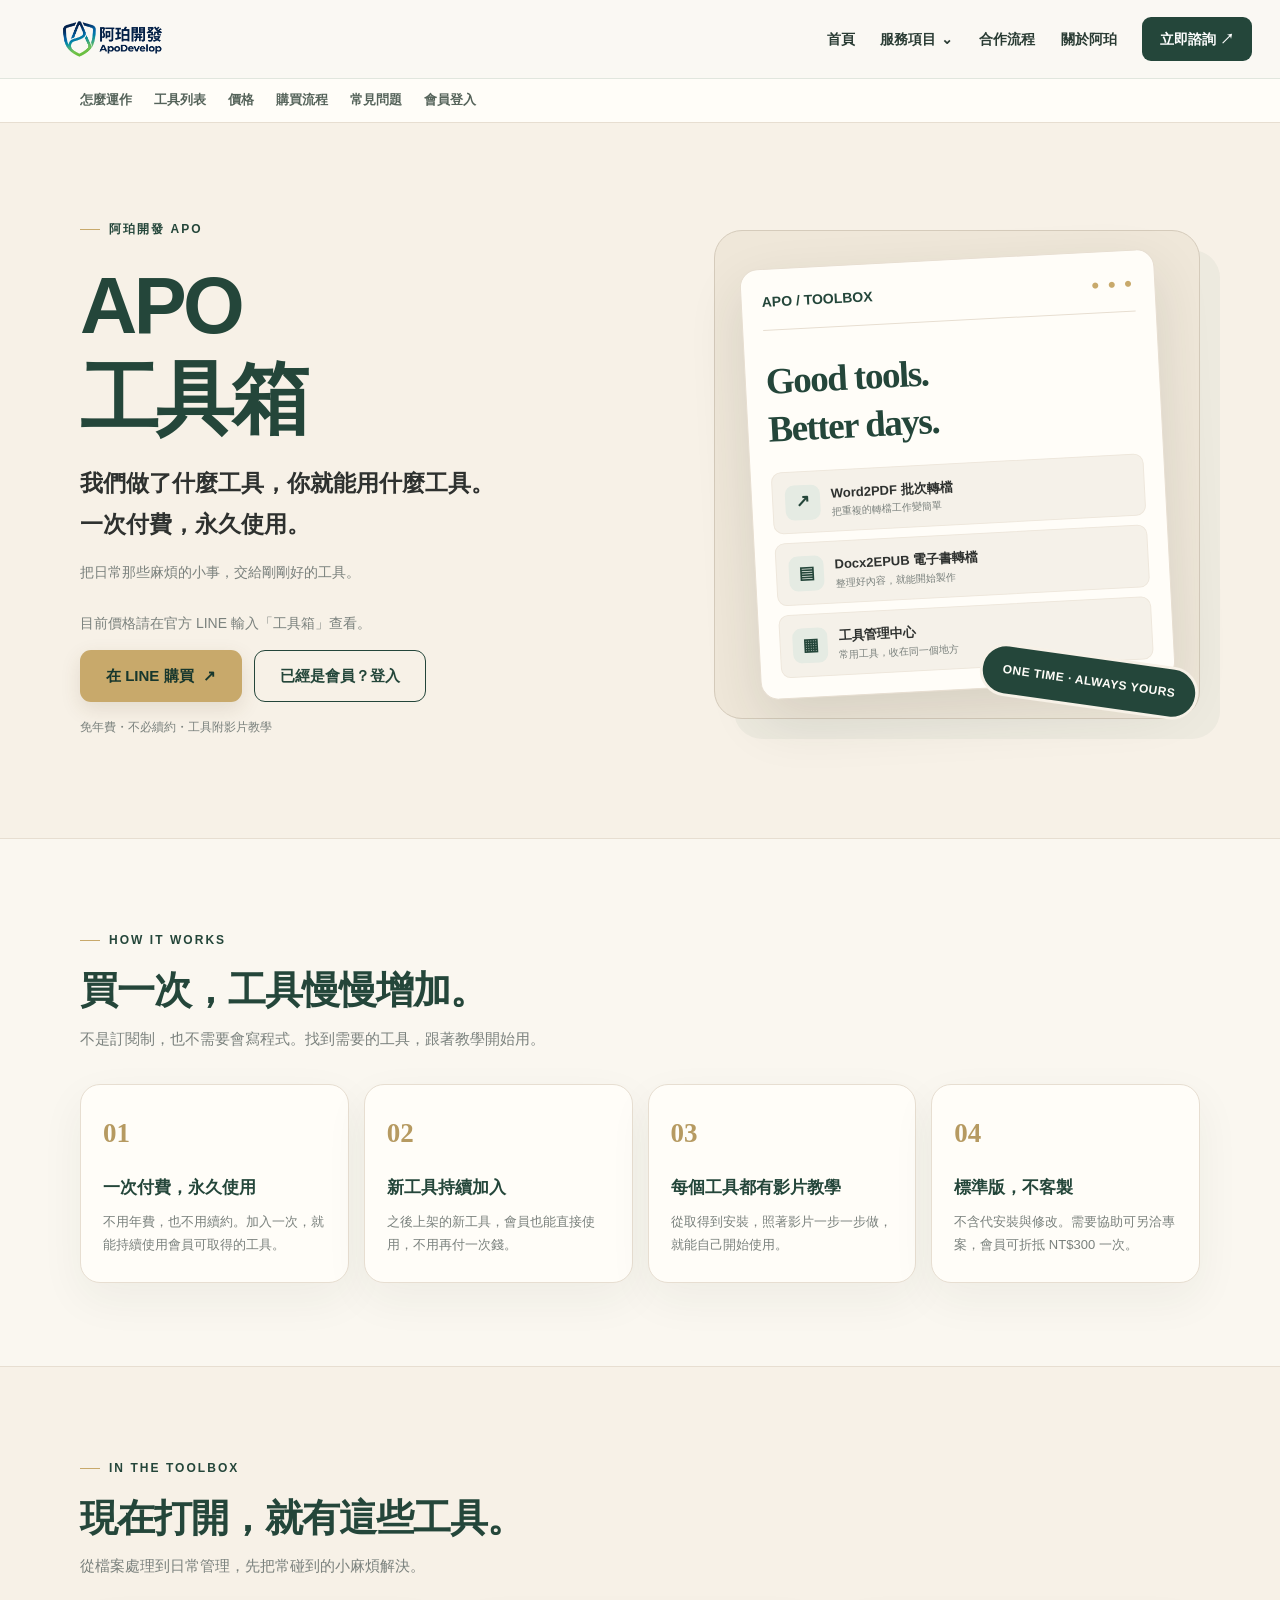
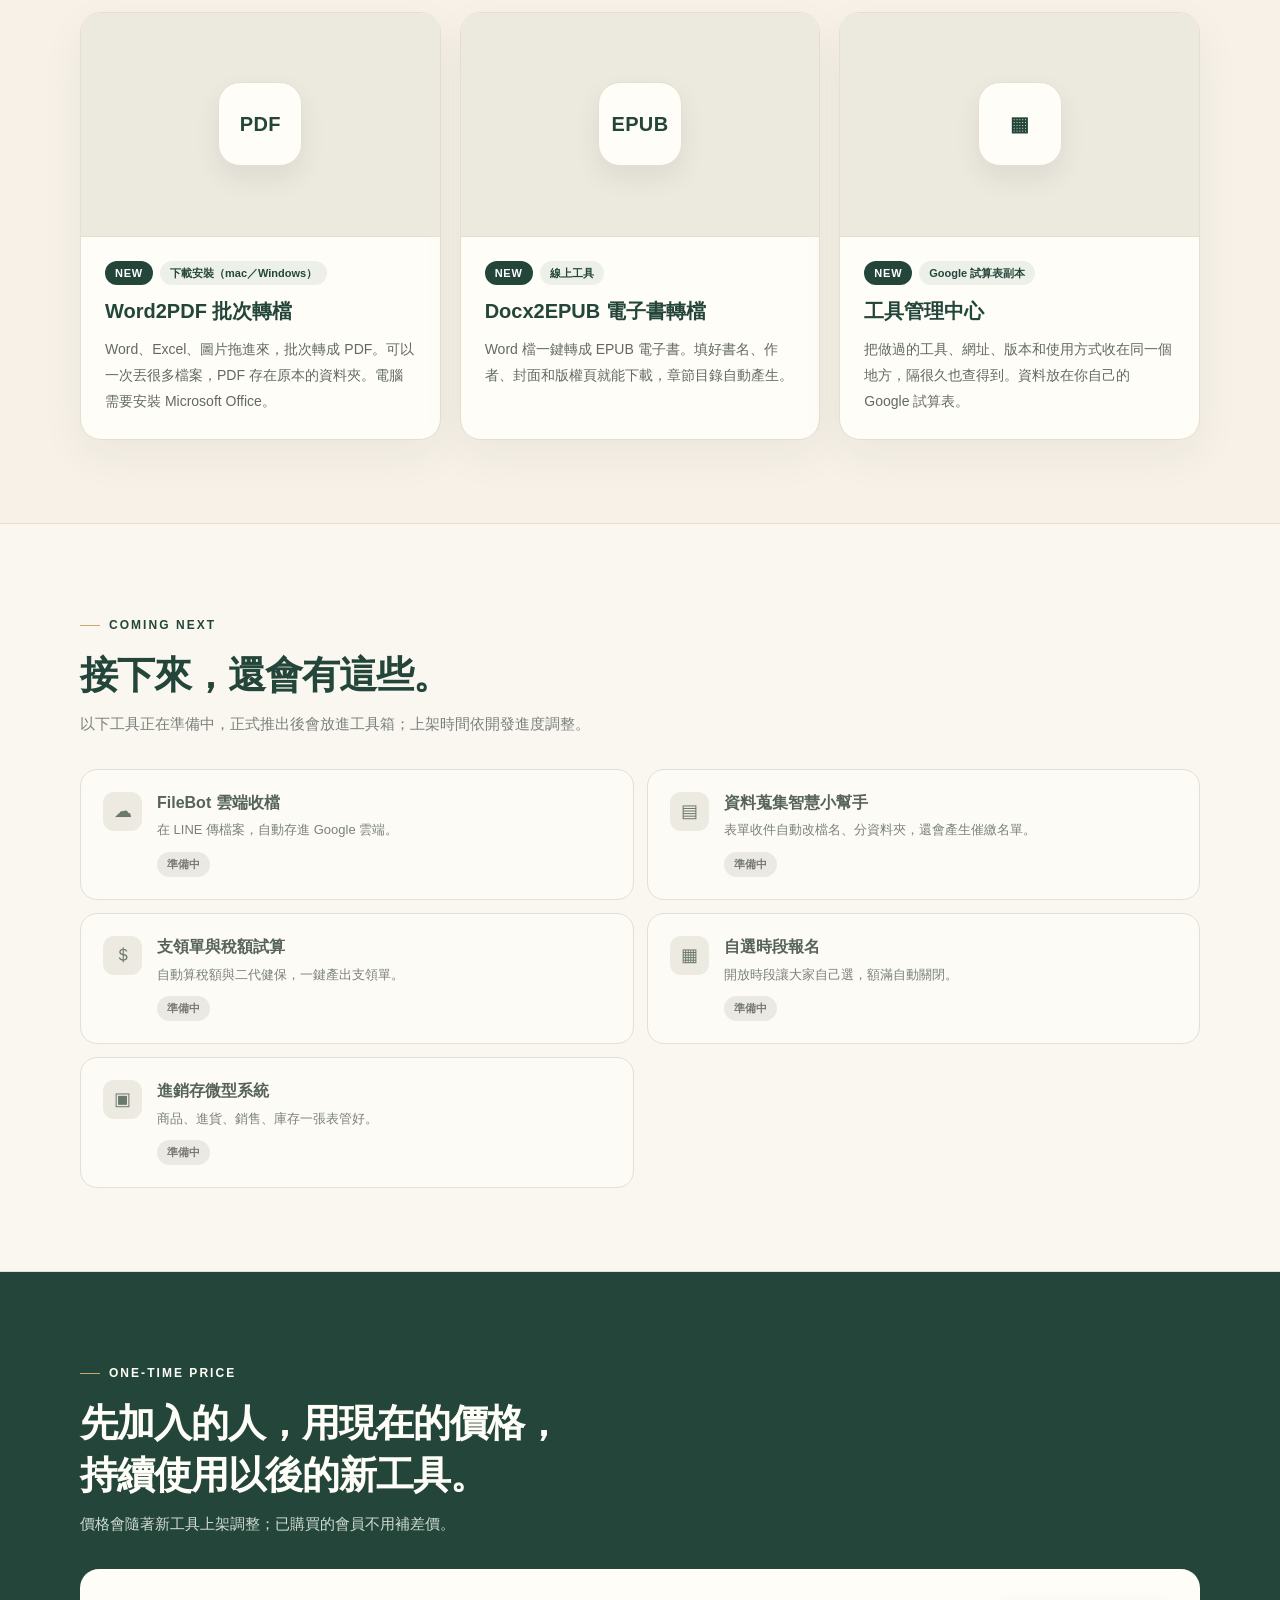
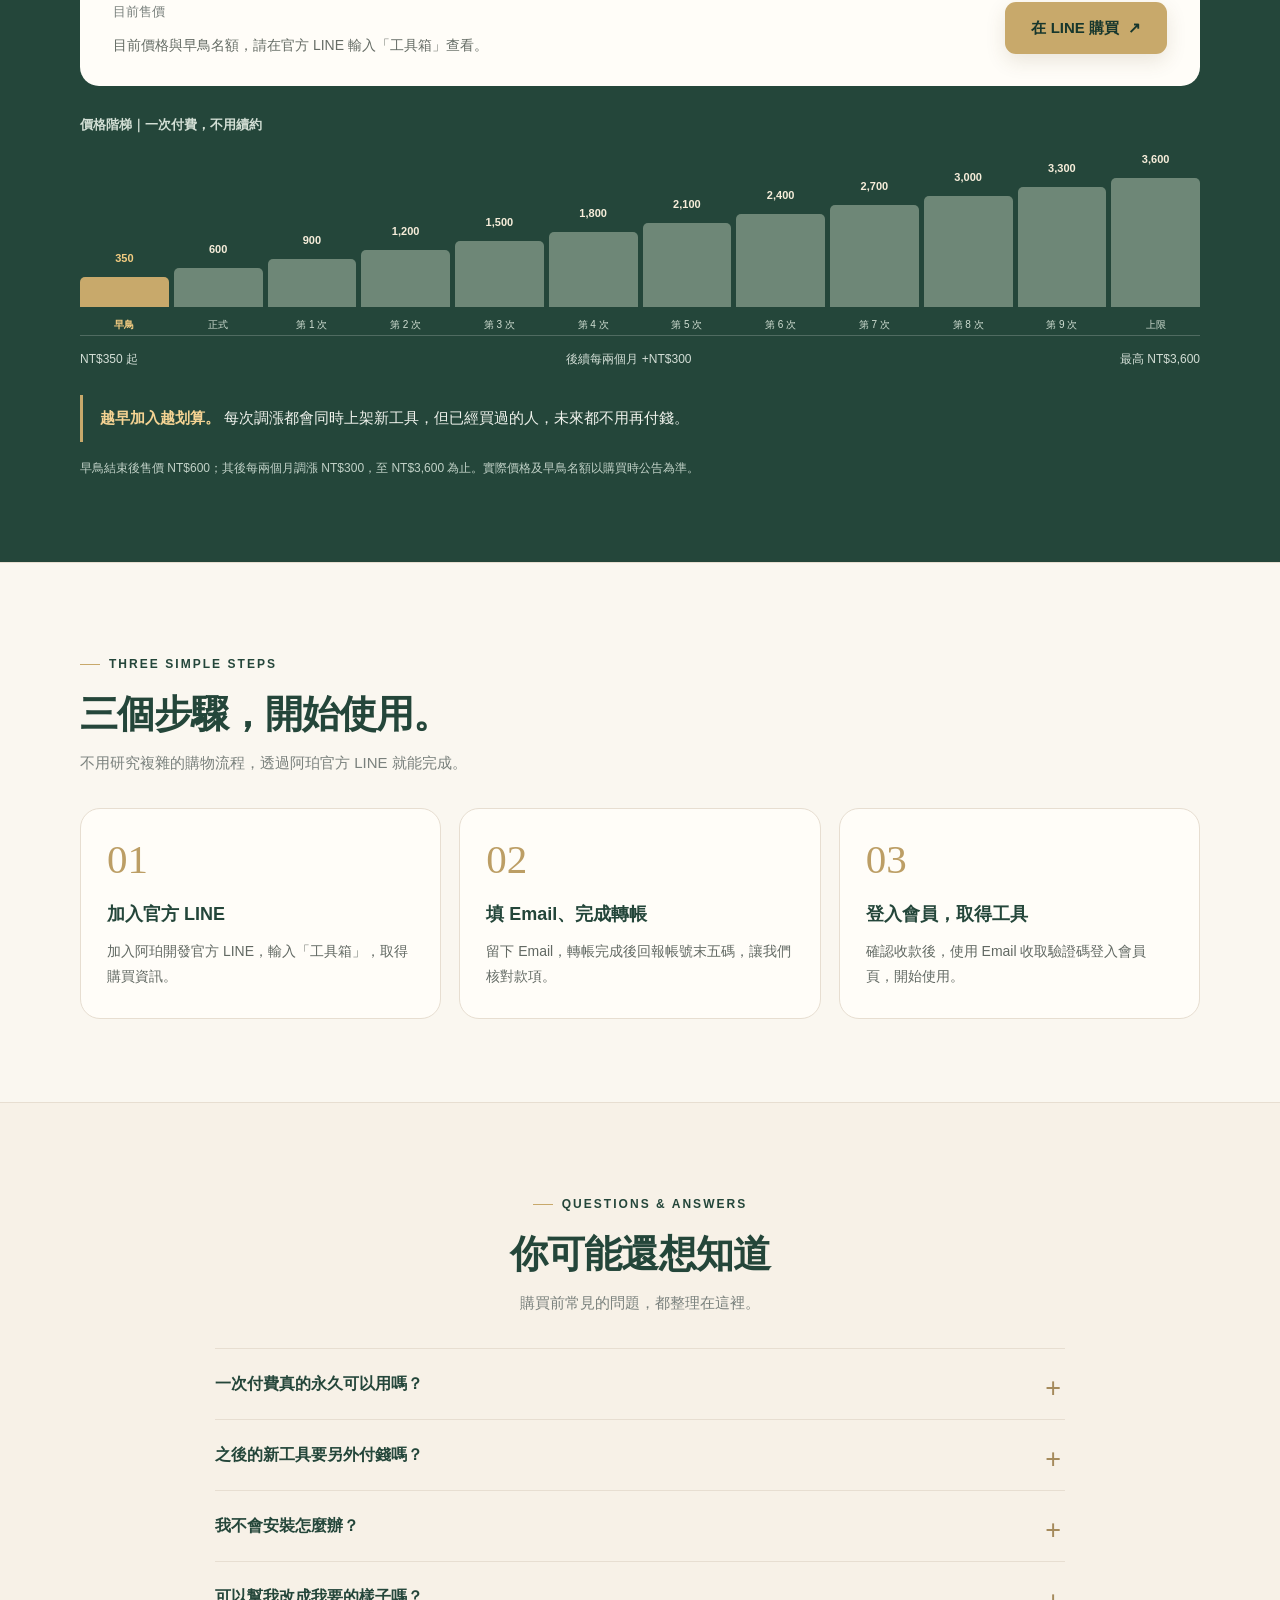
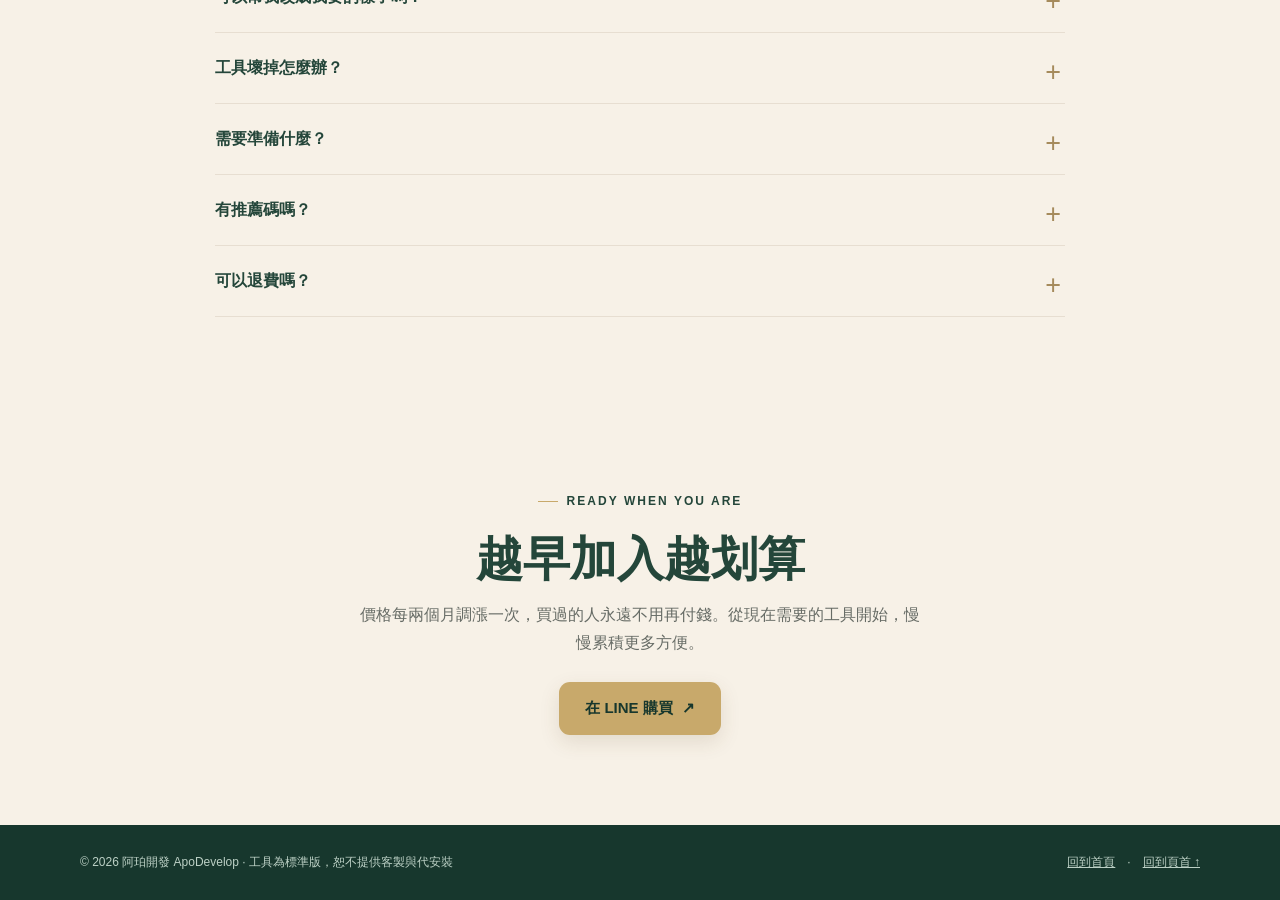
<file: toolbox/index.html>
<!doctype html>
<html lang="zh-Hant">
<head>
  <meta charset="utf-8">
  <meta name="viewport" content="width=device-width,initial-scale=1,viewport-fit=cover">
  <meta name="theme-color" content="#24463a">
  <title>APO 工具箱｜阿珀開發 ApoDevelop</title>
  <meta name="description" content="APO 工具箱，一次付費、永久使用。實用小工具持續加入，每個工具都有影片教學。">
  <link rel="canonical" href="https://www.apodevelop.com/toolbox/">
  <meta property="og:title" content="APO 工具箱｜一次付費，永久使用">
  <meta property="og:description" content="我們做了什麼工具，你就能用什麼工具。新工具持續加入，每個工具都附影片教學。">
  <meta property="og:image" content="https://www.apodevelop.com/toolbox/assets/apo-toolbox-card.jpg">
  <meta property="og:url" content="https://www.apodevelop.com/toolbox/">
  <style>
    :root {
      --green: #24463a;
      --green-dark: #17372d;
      --gold: #c8a96b;
      --cream: #f7f1e7;
      --paper: #fffdf8;
      --border: #e7ded1;
      --ink: #2e312f;
      --muted: #7a817d;
      --radius: 20px;
      --shadow: 0 16px 45px rgba(34, 52, 41, .055);
    }
    *, *::before, *::after { box-sizing: border-box; }
    [hidden] { display: none !important; }
    html { scroll-behavior: smooth; }
    body { margin: 0; min-width: 320px; overflow-x: hidden; background: var(--cream); color: var(--ink); font-family: -apple-system, BlinkMacSystemFont, "Noto Sans TC", "PingFang TC", "Microsoft JhengHei", sans-serif; line-height: 1.75; -webkit-font-smoothing: antialiased; }
    a { color: inherit; }
    button { font: inherit; }
    img { max-width: 100%; }
    .container { width: min(1120px, calc(100% - 32px)); margin-inline: auto; }
    .eyebrow { display: inline-flex; align-items: center; gap: 9px; color: var(--green); font-size: 12px; font-weight: 800; letter-spacing: .17em; }
    .eyebrow::before { content: ""; height: 1px; width: 20px; background: var(--gold); }

    /* 頁內導覽（共用導覽列下方） */
    .local-nav { background: var(--paper); border-bottom: 1px solid var(--border); }
    .local-nav .container { display: flex; gap: 22px; overflow-x: auto; scrollbar-width: none; padding: 10px 0; font-size: 13px; font-weight: 700; }
    .local-nav .container::-webkit-scrollbar { display: none; }
    .local-nav a { text-decoration: none; white-space: nowrap; color: #55635a; }
    .local-nav a:hover { color: var(--green); }

    .hero { padding: 88px 0 100px; position: relative; }
    .hero-layout { display: grid; grid-template-columns: 1.08fr .92fr; align-items: center; gap: 64px; }
    .hero h1 { margin: 19px 0 17px; font-size: clamp(48px, 6.2vw, 84px); line-height: 1.18; letter-spacing: -.045em; color: var(--green); font-weight: 850; }
    .hero .lede { max-width: 540px; font-size: clamp(18px, 2vw, 23px); line-height: 1.8; font-weight: 600; margin: 0; }
    .hero .support { color: var(--muted); font-size: 14px; margin: 14px 0 27px; }
    .price-line { display: flex; align-items: center; flex-wrap: wrap; gap: 12px; margin: 0 0 26px; min-height: 52px; }
    .price-label { color: var(--muted); font-size: 13px; }
    .price { font-size: clamp(31px, 4vw, 44px); font-weight: 850; line-height: 1.1; color: var(--green); letter-spacing: -.035em; }
    .pill { display: inline-flex; align-items: center; gap: 4px; border: 1px solid #d7bf90; background: #f9efd9; color: #80612e; border-radius: 100px; font-weight: 800; padding: 5px 12px; font-size: 12px; }
    .pill:empty { display: none; }
    .price-fallback { font-size: 14px; color: var(--muted); }
    .is-loading .price { opacity: .35; }
    .actions { display: flex; gap: 12px; flex-wrap: wrap; }
    .btn { display: inline-flex; justify-content: center; align-items: center; gap: 9px; min-height: 52px; padding: 12px 25px; border: 1px solid transparent; border-radius: 11px; text-decoration: none; font-size: 15px; font-weight: 800; transition: transform .2s ease, background .2s ease, box-shadow .2s ease; text-align: center; cursor: pointer; }
    .btn:hover { transform: translateY(-2px); }
    .btn:focus-visible, summary:focus-visible, a:focus-visible { outline: 3px solid var(--gold); outline-offset: 3px; }
    .btn-gold { background: var(--gold); color: var(--green-dark); box-shadow: 0 7px 20px rgba(94,72,30,.13); }
    .btn-gold:hover { background: #d6b77b; }
    .btn-outline { border-color: var(--green); color: var(--green); background: transparent; }
    .btn-outline:hover { background: rgba(36,70,58,.06); }
    .microcopy { margin: 15px 0 0; font-size: 12px; color: var(--muted); }
    .hero-art { border: 1px solid #d5cbbb; background: #efe7d9; border-radius: 28px; min-height: 450px; padding: 28px; position: relative; box-shadow: 20px 20px 0 rgba(36,70,58,.045); display: flex; align-items: center; justify-content: center; }
    .art-inner { width: min(100%, 415px); border-radius: 18px; background: var(--paper); box-shadow: 0 22px 55px rgba(45,52,42,.12); border: 1px solid var(--border); padding: 20px; transform: rotate(-3deg); }
    .art-top { display: flex; align-items: center; justify-content: space-between; border-bottom: 1px solid var(--border); padding-bottom: 15px; color: var(--green); font-size: 14px; font-weight: 800; }
    .art-dots { color: var(--gold); letter-spacing: 2px; }
    .art-title { color: var(--green); font-family: Georgia, serif; font-weight: 700; font-size: 37px; letter-spacing: -.04em; line-height: 1.3; margin: 27px 0 19px; }
    .art-item { display: flex; align-items: center; gap: 11px; padding: 12px; margin-top: 9px; background: #f5f1e9; border: 1px solid #eee7dc; border-radius: 10px; color: var(--ink); font-size: 13px; font-weight: 700; }
    .art-icon { width: 35px; height: 35px; flex: 0 0 35px; display: grid; place-items: center; border-radius: 9px; background: #e5ebe3; color: var(--green); font-size: 17px; }
    .art-item small { display: block; color: var(--muted); font-size: 10px; font-weight: 500; line-height: 1.4; }
    .art-stamp { position: absolute; right: 0; bottom: 10px; transform: rotate(8deg); background: var(--green); border: 3px solid var(--cream); border-radius: 100px; padding: 13px 20px; color: var(--paper); font-weight: 800; font-size: 12px; letter-spacing: .04em; }
    section { scroll-margin-top: 90px; }
    .section { padding: 83px 0; }
    .section-cream { background: var(--cream); }
    .section-paper { background: #faf7f0; border-top: 1px solid var(--border); border-bottom: 1px solid var(--border); }
    .section-head { max-width: 700px; margin-bottom: 32px; }
    .section-head h2 { color: var(--green); font-size: clamp(29px, 3vw, 39px); line-height: 1.35; letter-spacing: -.025em; margin: 13px 0 10px; }
    .section-head p { color: var(--muted); margin: 0; font-size: 15px; }
    .grid-4 { display: grid; grid-template-columns: repeat(4, minmax(0,1fr)); gap: 15px; }
    .benefit { background: var(--paper); border: 1px solid var(--border); border-radius: var(--radius); padding: 25px 22px; box-shadow: var(--shadow); }
    .benefit-number { font-family: Georgia, serif; color: #b69a61; font-weight: 700; font-size: 27px; }
    .benefit h3 { font-size: 17px; line-height: 1.55; margin: 18px 0 8px; color: var(--green); }
    .benefit p { font-size: 13px; line-height: 1.8; color: var(--muted); margin: 0; }
    .tool-grid { display: grid; grid-template-columns: repeat(3, minmax(0,1fr)); gap: 19px; }
    .tool-card { min-width: 0; border: 1px solid var(--border); border-radius: 21px; background: var(--paper); overflow: hidden; display: flex; flex-direction: column; box-shadow: var(--shadow); }
    .tool-preview { aspect-ratio: 16 / 10; display: grid; place-items: center; background: #ece9df; border-bottom: 1px solid var(--border); position: relative; overflow: hidden; }
    .tool-preview img { width: 100%; height: 100%; object-fit: cover; display: block; }
    .tool-mono { width: 84px; height: 84px; border-radius: 22px; display: grid; place-items: center; background: var(--paper); color: var(--green); font-weight: 850; font-size: 20px; letter-spacing: .02em; border: 1px solid var(--border); box-shadow: 0 12px 26px rgba(45,52,42,.08); }
    .tool-body { padding: 24px; flex: 1; display: flex; flex-direction: column; }
    .tags { display: flex; flex-wrap: wrap; align-items: center; gap: 7px; margin-bottom: 12px; }
    .tag { border-radius: 100px; padding: 4px 10px; font-size: 11px; line-height: 1.5; background: #edf0e9; color: var(--green); font-weight: 750; }
    .tag-new { background: var(--green); color: white; letter-spacing: .07em; }
    .tag-soon { color: #767b73; background: #ebe9e4; }
    .tool-body h3 { color: var(--green); line-height: 1.45; font-size: 20px; margin: 0 0 11px; }
    .tool-body p { color: #626963; font-size: 14px; line-height: 1.85; margin: 0; }
    .tool-body p + p { margin-top: 8px; }
    .soon-grid { display: grid; grid-template-columns: repeat(2, minmax(0,1fr)); gap: 13px; }
    .soon-card { display: flex; gap: 15px; align-items: flex-start; background: rgba(255,253,248,.62); border: 1px solid var(--border); padding: 22px; border-radius: 17px; }
    .soon-symbol { display: grid; place-items: center; flex: 0 0 39px; width: 39px; height: 39px; border-radius: 11px; background: #edeae1; color: #6b786d; font-size: 18px; }
    .soon-card h3 { color: #55635a; font-size: 16px; margin: 0 0 5px; line-height: 1.4; }
    .soon-card p { color: var(--muted); font-size: 13px; margin: 0; }
    .soon-card .tag { margin-top: 10px; display: inline-block; }
    .pricing { background: var(--green); color: var(--paper); }
    .pricing .eyebrow, .pricing .section-head h2 { color: var(--paper); }
    .pricing .section-head p { color: #d1dcd4; }
    .price-feature { display: flex; justify-content: space-between; align-items: center; gap: 24px; background: #fffdf8; color: var(--ink); border-radius: 19px; padding: 28px 33px; margin-bottom: 28px; }
    .price-feature small { color: var(--muted); font-size: 13px; }
    .price-feature strong { display: block; font-size: clamp(31px, 4vw, 46px); color: var(--green); letter-spacing: -.025em; line-height: 1.3; }
    .price-feature p { margin: 8px 0 0; color: #656c65; font-size: 14px; }
    .price-feature .btn { flex-shrink: 0; }
    .steps-label { font-size: 13px; font-weight: 700; margin: 0 0 13px; color: #d3dfd5; }
    .price-steps { display: grid; grid-template-columns: repeat(12, minmax(0,1fr)); gap: 5px; align-items: end; }
    .price-step { min-width: 0; display: flex; flex-direction: column; align-items: center; gap: 9px; }
    .price-step span { font-size: 11px; white-space: nowrap; font-weight: 800; color: #f6edda; }
    .price-step .bar { width: 100%; height: calc(21px + var(--level) * 9px); background: #6e8777; border-radius: 5px 5px 0 0; }
    .price-step small { font-size: 10px; color: #d1dfd3; white-space: nowrap; }
    .price-step.is-past .bar { background: #4f6a5b; }
    .price-step.is-past span { color: #9fb3a6; text-decoration: line-through; }
    .price-step.is-current .bar { background: var(--gold); }
    .price-step.is-current span { color: #f3cc81; }
    .price-step.is-current small { color: #f3cc81; font-weight: 800; }
    .price-caption { display: flex; justify-content: space-between; flex-wrap: wrap; gap: 8px; padding-top: 13px; margin-top: 2px; border-top: 1px solid rgba(255,255,255,.2); font-size: 12px; color: #d3ded6; }
    .pricing-note { margin-top: 25px; border-left: 3px solid var(--gold); padding: 10px 0 10px 17px; color: #eff2ec; font-size: 15px; }
    .pricing-note strong { color: #f5d393; }
    .pricing-detail { margin: 16px 0 0; color: #c2d2c8; font-size: 12px; }
    .process-grid { display: grid; grid-template-columns: repeat(3, minmax(0,1fr)); gap: 18px; }
    .process-card { position: relative; padding: 30px 26px; background: var(--paper); border: 1px solid var(--border); border-radius: var(--radius); }
    .process-num { font-family: Georgia, serif; font-size: 41px; color: #bc9e65; line-height: 1; }
    .process-card h3 { font-size: 18px; color: var(--green); margin: 19px 0 9px; }
    .process-card p { color: #626963; margin: 0; font-size: 14px; }
    .faq-list { max-width: 850px; margin-inline: auto; border-top: 1px solid var(--border); }
    .faq-list details { border-bottom: 1px solid var(--border); }
    .faq-list summary { list-style: none; cursor: pointer; color: var(--green); font-size: 16px; font-weight: 750; padding: 21px 35px 21px 0; position: relative; }
    .faq-list summary::-webkit-details-marker { display: none; }
    .faq-list summary::after { content: "+"; position: absolute; right: 4px; top: 16px; font-size: 27px; color: #a58a5b; font-weight: 400; }
    .faq-list details[open] summary::after { content: "−"; }
    .faq-answer { margin: 0 0 22px; padding-right: 33px; color: #636a65; font-size: 14px; }
    .closing { text-align: center; padding: 83px 0 90px; }
    .closing h2 { font-size: clamp(32px, 4vw, 47px); line-height: 1.3; color: var(--green); margin: 16px 0 12px; }
    .closing p { color: #676c66; margin: 0 auto 25px; max-width: 560px; }
    .closing .actions { justify-content: center; }

    /* 與首頁相同的頁尾 */
    .footer { background: #17372d; color: #bcd0c5; font-size: 12px; padding: 27px 0; }
    .footer .container { display: flex; justify-content: space-between; gap: 18px; flex-wrap: wrap; }
    .footer a { text-decoration: underline; }

    @media (max-width: 980px) {
      .hero-layout { gap: 35px; }
      .hero-art { min-height: 380px; padding: 20px; }
      .grid-4 { grid-template-columns: repeat(2,minmax(0,1fr)); }
      .tool-grid { grid-template-columns: repeat(2,minmax(0,1fr)); }
      .price-step span { font-size: 10px; }
    }
    @media (max-width: 720px) {
      .hero { padding: 54px 0 65px; }
      .hero-layout { grid-template-columns: 1fr; gap: 36px; }
      .hero h1 { font-size: clamp(44px, 11vw, 65px); margin: 14px 0; }
      .hero .lede { font-size: 18px; }
      .hero-art { width: min(100%, 450px); min-height: 345px; margin-inline: auto; }
      .art-inner { transform: rotate(-2deg); }
      .art-title { font-size: 30px; margin: 16px 0; }
      .art-stamp { bottom: 0; }
      .section { padding: 62px 0; }
      .tool-grid, .process-grid { grid-template-columns: 1fr; }
      .price-feature { flex-direction: column; align-items: stretch; padding: 23px; }
      .price-feature .btn { width: 100%; }
      .price-steps { grid-template-columns: repeat(6,minmax(0,1fr)); gap: 12px 7px; }
      .price-step .bar { height: calc(18px + var(--level) * 5px); }
      .price-step small { font-size: 9px; }
      .price-caption { font-size: 11px; }
      .closing { padding: 65px 0; }
    }
    @media (max-width: 460px) {
      .actions { flex-direction: column; }
      .actions .btn { width: 100%; }
      .grid-4, .soon-grid { grid-template-columns: 1fr; }
      .benefit { padding: 23px; }
      .soon-card { padding: 19px; }
      .price-line { align-items: flex-start; }
      .hero-art { min-height: 315px; padding: 17px; }
      .art-inner { padding: 14px; }
      .art-item { padding: 8px; }
      .art-stamp { font-size: 10px; padding: 10px 13px; }
      .faq-list summary { font-size: 15px; }
    }
    @media (prefers-reduced-motion: reduce) {
      html { scroll-behavior: auto; }
      .btn { transition: none; }
      .btn:hover { transform: none; }
    }
  </style>
  <link rel="stylesheet" href="/assets/apo-nav.css?v=20261102-2">
  <script src="/assets/apo-nav.js?v=20261102-2" defer></script>
</head>
<body>
  <header class="apo-site-header"><nav class="apo-nav" aria-label="阿珀開發網站導覽"><a class="apo-brand" href="/" aria-label="阿珀開發，回首頁"><img src="/assets/apo-logo.svg" alt="阿珀開發 ApoDevelop Logo"></a><button class="apo-menu-toggle" type="button" aria-controls="apoNavLinks" aria-expanded="false">☰ 選單</button><div class="apo-links" id="apoNavLinks"><a href="/">首頁</a><details class="apo-drop"><summary>服務項目 <span aria-hidden="true">⌄</span></summary><div class="apo-dropdown"><a href="/services/line-student/">LINE 學員管理系統</a><a href="/digital/">數位營運與流程整合</a><a href="https://payroll.apodevelop.com/" target="_blank" rel="noopener noreferrer">薪資管理系統 ↗</a><a href="/services/email-newsletter/">電子報代發與名單維護</a><a href="/apocase/">ApoCase 案件中心</a><a href="/toolbox/" aria-current="page">APO 工具箱</a><a href="https://checksheet.apodevelop.com/" target="_blank" rel="noopener noreferrer">鐘點核對單 ↗</a><a href="/groupbuy/">團購 CRM</a></div></details><a href="/#process">合作流程</a><a href="/#about">關於阿珀</a><a class="apo-nav-cta" href="https://line.me/R/ti/p/@appdevelop" target="_blank" rel="noopener noreferrer">立即諮詢 ↗</a></div></nav></header>
  <nav class="local-nav" aria-label="工具箱頁內導覽"><div class="container"><a href="#how">怎麼運作</a><a href="#tools">工具列表</a><a href="#pricing">價格</a><a href="#purchase">購買流程</a><a href="#faq">常見問題</a><a href="#" data-member>會員登入</a></div></nav>

  <main id="top" class="is-loading">
    <section class="hero" aria-labelledby="hero-title">
      <div class="container hero-layout">
        <div>
          <span class="eyebrow">阿珀開發 APO</span>
          <h1 id="hero-title">APO<br>工具箱</h1>
          <p class="lede">我們做了什麼工具，你就能用什麼工具。<br>一次付費，永久使用。</p>
          <p class="support">把日常那些麻煩的小事，交給剛剛好的工具。</p>
          <div class="price-line" data-price-box>
            <span class="price-label">現在加入</span>
            <strong class="price">NT$<span data-price>—</span></strong>
            <span class="pill" data-badge></span>
          </div>
          <div class="actions"><a class="btn btn-gold" data-buy href="https://line.me/R/oaMessage/@appdevelop/?%E8%B3%BC%E8%B2%B7%E5%B7%A5%E5%85%B7%E7%AE%B1" target="_blank" rel="noopener noreferrer">在 LINE 購買 <span aria-hidden="true">↗</span></a><a class="btn btn-outline" data-member href="#">已經是會員？登入</a></div>
          <p class="microcopy">免年費・不必續約・工具附影片教學</p>
        </div>
        <div class="hero-art" aria-label="APO 工具箱示意畫面">
          <div class="art-inner">
            <div class="art-top"><span>APO / TOOLBOX</span><span class="art-dots" aria-hidden="true">● ● ●</span></div>
            <div class="art-title">Good tools.<br>Better days.</div>
            <div class="art-item"><span class="art-icon" aria-hidden="true">↗</span><span>Word2PDF 批次轉檔<small>把重複的轉檔工作變簡單</small></span></div>
            <div class="art-item"><span class="art-icon" aria-hidden="true">▤</span><span>Docx2EPUB 電子書轉檔<small>整理好內容，就能開始製作</small></span></div>
            <div class="art-item"><span class="art-icon" aria-hidden="true">▦</span><span>工具管理中心<small>常用工具，收在同一個地方</small></span></div>
          </div>
          <div class="art-stamp">ONE TIME · ALWAYS YOURS</div>
        </div>
      </div>
    </section>

    <section class="section section-paper" id="how" aria-labelledby="how-title">
      <div class="container">
        <div class="section-head"><span class="eyebrow">HOW IT WORKS</span><h2 id="how-title">買一次，工具慢慢增加。</h2><p>不是訂閱制，也不需要會寫程式。找到需要的工具，跟著教學開始用。</p></div>
        <div class="grid-4">
          <article class="benefit"><span class="benefit-number">01</span><h3>一次付費，永久使用</h3><p>不用年費，也不用續約。加入一次，就能持續使用會員可取得的工具。</p></article>
          <article class="benefit"><span class="benefit-number">02</span><h3>新工具持續加入</h3><p>之後上架的新工具，會員也能直接使用，不用再付一次錢。</p></article>
          <article class="benefit"><span class="benefit-number">03</span><h3>每個工具都有影片教學</h3><p>從取得到安裝，照著影片一步一步做，就能自己開始使用。</p></article>
          <article class="benefit"><span class="benefit-number">04</span><h3>標準版，不客製</h3><p>不含代安裝與修改。需要協助可另洽專案，會員可折抵 NT$<span data-credit>300</span> 一次。</p></article>
        </div>
      </div>
    </section>

    <section class="section section-cream" id="tools" aria-labelledby="tools-title">
      <div class="container">
        <div class="section-head"><span class="eyebrow">IN THE TOOLBOX</span><h2 id="tools-title">現在打開，就有這些工具。</h2><p>從檔案處理到日常管理，先把常碰到的小麻煩解決。</p></div>
        <div class="tool-grid" data-live>
          <article class="tool-card"><div class="tool-preview"><span class="tool-mono" aria-hidden="true">PDF</span></div><div class="tool-body"><div class="tags"><span class="tag tag-new">NEW</span><span class="tag">下載安裝（mac／Windows）</span></div><h3>Word2PDF 批次轉檔</h3><p>Word、Excel、圖片拖進來，批次轉成 PDF。可以一次丟很多檔案，PDF 存在原本的資料夾。電腦需要安裝 Microsoft Office。</p></div></article>
          <article class="tool-card"><div class="tool-preview"><span class="tool-mono" aria-hidden="true">EPUB</span></div><div class="tool-body"><div class="tags"><span class="tag tag-new">NEW</span><span class="tag">線上工具</span></div><h3>Docx2EPUB 電子書轉檔</h3><p>Word 檔一鍵轉成 EPUB 電子書。填好書名、作者、封面和版權頁就能下載，章節目錄自動產生。</p></div></article>
          <article class="tool-card"><div class="tool-preview"><span class="tool-mono" aria-hidden="true">▦</span></div><div class="tool-body"><div class="tags"><span class="tag tag-new">NEW</span><span class="tag">Google 試算表副本</span></div><h3>工具管理中心</h3><p>把做過的工具、網址、版本和使用方式收在同一個地方，隔很久也查得到。資料放在你自己的 Google 試算表。</p></div></article>
        </div>
      </div>
    </section>

    <section class="section section-paper" id="upcoming" aria-labelledby="upcoming-title" data-soon-section>
      <div class="container">
        <div class="section-head"><span class="eyebrow">COMING NEXT</span><h2 id="upcoming-title">接下來，還會有這些。</h2><p>以下工具正在準備中，正式推出後會放進工具箱；上架時間依開發進度調整。</p></div>
        <div class="soon-grid" data-soon>
          <article class="soon-card"><span class="soon-symbol" aria-hidden="true">☁</span><div><h3>FileBot 雲端收檔</h3><p>在 LINE 傳檔案，自動存進 Google 雲端。</p><span class="tag tag-soon">準備中</span></div></article>
          <article class="soon-card"><span class="soon-symbol" aria-hidden="true">▤</span><div><h3>資料蒐集智慧小幫手</h3><p>表單收件自動改檔名、分資料夾，還會產生催繳名單。</p><span class="tag tag-soon">準備中</span></div></article>
          <article class="soon-card"><span class="soon-symbol" aria-hidden="true">＄</span><div><h3>支領單與稅額試算</h3><p>自動算稅額與二代健保，一鍵產出支領單。</p><span class="tag tag-soon">準備中</span></div></article>
          <article class="soon-card"><span class="soon-symbol" aria-hidden="true">▦</span><div><h3>自選時段報名</h3><p>開放時段讓大家自己選，額滿自動關閉。</p><span class="tag tag-soon">準備中</span></div></article>
          <article class="soon-card"><span class="soon-symbol" aria-hidden="true">▣</span><div><h3>進銷存微型系統</h3><p>商品、進貨、銷售、庫存一張表管好。</p><span class="tag tag-soon">準備中</span></div></article>
        </div>
      </div>
    </section>

    <section class="section pricing" id="pricing" aria-labelledby="pricing-title">
      <div class="container">
        <div class="section-head"><span class="eyebrow">ONE-TIME PRICE</span><h2 id="pricing-title">先加入的人，用現在的價格，<br>持續使用以後的新工具。</h2><p>價格會隨著新工具上架調整；已購買的會員不用補差價。</p></div>
        <div class="price-feature">
          <div>
            <small>目前售價</small>
            <strong>NT$<span data-price>—</span></strong>
            <span class="pill" data-badge></span>
            <p data-price-note>早鳥價 NT$350，限前 10 名，開賣後一個月內適用；名額或時間先到者為準。</p>
          </div>
          <a class="btn btn-gold" data-buy href="https://line.me/R/oaMessage/@appdevelop/?%E8%B3%BC%E8%B2%B7%E5%B7%A5%E5%85%B7%E7%AE%B1" target="_blank" rel="noopener noreferrer">在 LINE 購買 <span aria-hidden="true">↗</span></a>
        </div>
        <p class="steps-label">價格階梯｜一次付費，不用續約</p>
        <div class="price-steps" role="img" aria-label="價格階梯：早鳥 350 元、之後 600 元，接著每兩個月調漲 300 元，依序為 900、1200、1500、1800、2100、2400、2700、3000、3300 元，最高 3600 元。">
          <div class="price-step is-current" data-step="350" style="--level:1"><span>350</span><div class="bar"></div><small>早鳥</small></div>
          <div class="price-step" data-step="600" style="--level:2"><span>600</span><div class="bar"></div><small>正式</small></div>
          <div class="price-step" data-step="900" style="--level:3"><span>900</span><div class="bar"></div><small>第 1 次</small></div>
          <div class="price-step" data-step="1200" style="--level:4"><span>1,200</span><div class="bar"></div><small>第 2 次</small></div>
          <div class="price-step" data-step="1500" style="--level:5"><span>1,500</span><div class="bar"></div><small>第 3 次</small></div>
          <div class="price-step" data-step="1800" style="--level:6"><span>1,800</span><div class="bar"></div><small>第 4 次</small></div>
          <div class="price-step" data-step="2100" style="--level:7"><span>2,100</span><div class="bar"></div><small>第 5 次</small></div>
          <div class="price-step" data-step="2400" style="--level:8"><span>2,400</span><div class="bar"></div><small>第 6 次</small></div>
          <div class="price-step" data-step="2700" style="--level:9"><span>2,700</span><div class="bar"></div><small>第 7 次</small></div>
          <div class="price-step" data-step="3000" style="--level:10"><span>3,000</span><div class="bar"></div><small>第 8 次</small></div>
          <div class="price-step" data-step="3300" style="--level:11"><span>3,300</span><div class="bar"></div><small>第 9 次</small></div>
          <div class="price-step" data-step="3600" style="--level:12"><span>3,600</span><div class="bar"></div><small>上限</small></div>
        </div>
        <div class="price-caption"><span>NT$350 起</span><span>後續每兩個月 +NT$300</span><span>最高 NT$3,600</span></div>
        <div class="pricing-note"><strong>越早加入越划算。</strong> 每次調漲都會同時上架新工具，但已經買過的人，未來都不用再付錢。</div>
        <p class="pricing-detail">早鳥結束後售價 NT$600；其後每兩個月調漲 NT$300，至 NT$3,600 為止。實際價格及早鳥名額以購買時公告為準。</p>
      </div>
    </section>

    <section class="section section-paper" id="purchase" aria-labelledby="purchase-title">
      <div class="container">
        <div class="section-head"><span class="eyebrow">THREE SIMPLE STEPS</span><h2 id="purchase-title">三個步驟，開始使用。</h2><p>不用研究複雜的購物流程，透過阿珀官方 LINE 就能完成。</p></div>
        <div class="process-grid">
          <article class="process-card"><div class="process-num">01</div><h3>加入官方 LINE</h3><p>加入阿珀開發官方 LINE，輸入「工具箱」，取得購買資訊。</p></article>
          <article class="process-card"><div class="process-num">02</div><h3>填 Email、完成轉帳</h3><p>留下 Email，轉帳完成後回報帳號末五碼，讓我們核對款項。</p></article>
          <article class="process-card"><div class="process-num">03</div><h3>登入會員，取得工具</h3><p>確認收款後，使用 Email 收取驗證碼登入會員頁，開始使用。</p></article>
        </div>
      </div>
    </section>

    <section class="section section-cream" id="faq" aria-labelledby="faq-title">
      <div class="container">
        <div class="section-head" style="margin-inline:auto;text-align:center"><span class="eyebrow">QUESTIONS & ANSWERS</span><h2 id="faq-title">你可能還想知道</h2><p>購買前常見的問題，都整理在這裡。</p></div>
        <div class="faq-list">
          <details><summary>一次付費真的永久可以用嗎？</summary><p class="faq-answer">是的，一次付費即可持續使用工具箱，不收年費，也不用續約。</p></details>
          <details><summary>之後的新工具要另外付錢嗎？</summary><p class="faq-answer">不用。之後正式上架的新工具，會員都能直接使用。</p></details>
          <details><summary>我不會安裝怎麼辦？</summary><p class="faq-answer">每個工具都有影片教學，可以照著操作。工具箱不包含代安裝服務；如果需要我們協助，可另外洽詢專案服務，會員可折抵 NT$300 一次。</p></details>
          <details><summary>可以幫我改成我要的樣子嗎？</summary><p class="faq-answer">工具箱提供的是標準版，不包含客製修改。若需要符合自己工作流程的版本，可以另外洽詢阿珀的外包開發服務。</p></details>
          <details><summary>工具壞掉怎麼辦？</summary><p class="faq-answer">請在官方 LINE 輸入「問題回報」，描述遇到的狀況。我們修復後會統一更新。工具會持續維護與調整，但不保證每個工具都會持續推出更新版本。</p></details>
          <details><summary>需要準備什麼？</summary><p class="faq-answer">建議準備一個 Google 帳號，以使用部分 Google 相關工具。Word2PDF 則需要在電腦上安裝 Microsoft Office，並符合該工具的使用環境要求。</p></details>
          <details><summary>有推薦碼嗎？</summary><p class="faq-answer">有，使用合作夥伴提供的推薦碼，可以依當期活動規則享有折扣。</p></details>
          <details><summary>可以退費嗎？</summary><p class="faq-answer">數位商品開通後，原則上恕不接受退費；如依法享有解除權或其他法定權利，仍依適用法令辦理。購買前請先確認工具的功能與使用需求。</p></details>
        </div>
      </div>
    </section>

    <section class="closing" aria-labelledby="closing-title">
      <div class="container"><span class="eyebrow">READY WHEN YOU ARE</span><h2 id="closing-title">越早加入越划算</h2><p>價格每兩個月調漲一次，買過的人永遠不用再付錢。從現在需要的工具開始，慢慢累積更多方便。</p><div class="actions"><a class="btn btn-gold" data-buy href="https://line.me/R/oaMessage/@appdevelop/?%E8%B3%BC%E8%B2%B7%E5%B7%A5%E5%85%B7%E7%AE%B1" target="_blank" rel="noopener noreferrer">在 LINE 購買 <span aria-hidden="true">↗</span></a></div></div>
    </section>
  </main>
  <footer class="footer"><div class="container"><span>© <span id="year">2026</span> 阿珀開發 ApoDevelop · 工具為標準版，恕不提供客製與代安裝</span><span><a href="/">回到首頁</a>　·　<a href="#top">回到頁首 ↑</a></span></div></footer>

  <script>
    /* 共用導覽列由 /assets/apo-nav.js 管理；本頁只負責讀取即時價格與工具清單 */
    (function () {
      var API = 'https://script.google.com/macros/s/AKfycbxGCbfs94mNl8L4dP3rmpwgTd_XjtujQDO-s9mioZyS9MIrg_OSV3GTvw1ujDTNgE-N/exec?p=api';
      var MEMBER = 'https://script.google.com/macros/s/AKfycbxGCbfs94mNl8L4dP3rmpwgTd_XjtujQDO-s9mioZyS9MIrg_OSV3GTvw1ujDTNgE-N/exec?p=member';
      var main = document.getElementById('top');
      var $all = function (sel) { return Array.prototype.slice.call(document.querySelectorAll(sel)); };
      var money = function (n) { return Number(n).toLocaleString('en-US'); };
      document.getElementById('year').textContent = new Date().getFullYear();
      $all('[data-member]').forEach(function (a) { a.href = MEMBER; });

      function el(tag, cls, text) { var n = document.createElement(tag); if (cls) n.className = cls; if (text) n.textContent = text; return n; }
      function mono(name) { var n = String(name), m = n.match(/2([A-Za-z]{2,4})/) || n.match(/([A-Za-z]{2,6})/); return m ? m[1].toUpperCase() : n.slice(0, 2); }

      function toolCard(t) {
        var card = el('article', 'tool-card'), pv = el('div', 'tool-preview');
        if (t.image) { var img = el('img'); img.src = t.image; img.alt = t.name + ' 畫面'; img.loading = 'lazy'; pv.appendChild(img); }
        else { var m = el('span', 'tool-mono', mono(t.name)); m.setAttribute('aria-hidden', 'true'); pv.appendChild(m); }
        var body = el('div', 'tool-body'), tags = el('div', 'tags');
        if (t.isNew) tags.appendChild(el('span', 'tag tag-new', 'NEW'));
        if (t.getType) tags.appendChild(el('span', 'tag', t.getType));
        body.appendChild(tags); body.appendChild(el('h3', '', t.name));
        if (t.intro) body.appendChild(el('p', '', t.intro));
        if (t.detail) body.appendChild(el('p', '', t.detail));
        card.appendChild(pv); card.appendChild(body);
        return card;
      }
      function soonCard(t) {
        var card = el('article', 'soon-card'), sym = el('span', 'soon-symbol', '＋'), box = el('div');
        sym.setAttribute('aria-hidden', 'true');
        box.appendChild(el('h3', '', t.name)); if (t.intro) box.appendChild(el('p', '', t.intro));
        box.appendChild(el('span', 'tag tag-soon', '準備中'));
        card.appendChild(sym); card.appendChild(box);
        return card;
      }

      function badgeText(d) {
        if (d.phase === 'early') return '早鳥剩 ' + d.earlyLeft + ' 名';
        if (d.phase === 'soon') return d.launchText + ' 開賣';
        if (d.phase === 'unset') return '即將開賣';
        if (d.phase === 'regular' && d.nextChangeText) return d.nextChangeText + ' 起 NT$' + money(d.nextPrice);
        return '';
      }
      function noteText(d) {
        if (d.phase === 'early') return '早鳥價限前 ' + d.earlyCount + ' 名，最晚到 ' + d.earlyEndText + '；名額或時間先到者為準。之後售價 NT$' + money(d.nextPrice) + '。';
        if (d.phase === 'soon') return d.launchText + ' 開賣，前 ' + d.earlyCount + ' 名享早鳥價 NT$' + money(d.price) + '。';
        if (d.phase === 'regular') return '下次調漲：' + d.nextChangeText + ' 起 NT$' + money(d.nextPrice) + '。已購買的會員不用補差價。';
        if (d.phase === 'max') return '已是最終價格，之後不再調漲。';
        return '';
      }

      function apply(d) {
        if (!d || !d.ok) { fail(); return; }
        $all('[data-price]').forEach(function (n) { n.textContent = money(d.price); });
        $all('[data-badge]').forEach(function (n) { n.textContent = badgeText(d); });
        $all('[data-price-note]').forEach(function (n) { var t = noteText(d); if (t) n.textContent = t; });
        $all('[data-credit]').forEach(function (n) { if (d.credit) n.textContent = money(d.credit); });
        if (d.buyUrl) $all('[data-buy]').forEach(function (a) { a.href = d.buyUrl; });
        if (d.memberUrl) $all('[data-member]').forEach(function (a) { a.href = d.memberUrl; });
        var hit = false;
        $all('[data-step]').forEach(function (s) {
          var v = Number(s.getAttribute('data-step'));
          s.classList.toggle('is-current', v === Number(d.price));
          s.classList.toggle('is-past', v < Number(d.price));
          if (v === Number(d.price)) hit = true;
        });
        if (!hit) $all('[data-step]').forEach(function (s) { s.classList.remove('is-past'); });
        if (d.live && d.live.length) { var g = document.querySelector('[data-live]'); g.innerHTML = ''; d.live.forEach(function (t) { g.appendChild(toolCard(t)); }); }
        var soonSec = document.querySelector('[data-soon-section]');
        if (d.soon && d.soon.length) { var s = document.querySelector('[data-soon]'); s.innerHTML = ''; d.soon.forEach(function (t) { s.appendChild(soonCard(t)); }); }
        else if (d.soon) soonSec.hidden = true;
        main.classList.remove('is-loading');
      }
      function fail() {
        main.classList.remove('is-loading');
        $all('[data-price-box], .price-feature strong').forEach(function (n) { n.hidden = true; });
        $all('[data-badge]').forEach(function (n) { n.textContent = ''; });
        $all('[data-price-note]').forEach(function (n) { n.textContent = '目前價格與早鳥名額，請在官方 LINE 輸入「工具箱」查看。'; });
        var box = document.querySelector('[data-price-box]');
        if (box) { var p = el('p', 'price-fallback', '目前價格請在官方 LINE 輸入「工具箱」查看。'); box.parentNode.insertBefore(p, box); }
      }

      var ctrl = window.AbortController ? new AbortController() : null;
      var timer = setTimeout(function () { if (ctrl) ctrl.abort(); }, 15000);
      fetch(API, ctrl ? { signal: ctrl.signal } : {})
        .then(function (r) { return r.json(); })
        .then(function (d) { clearTimeout(timer); apply(d); })
        .catch(function () { clearTimeout(timer); fail(); });
    })();
  </script>
</body>
</html>
</file>
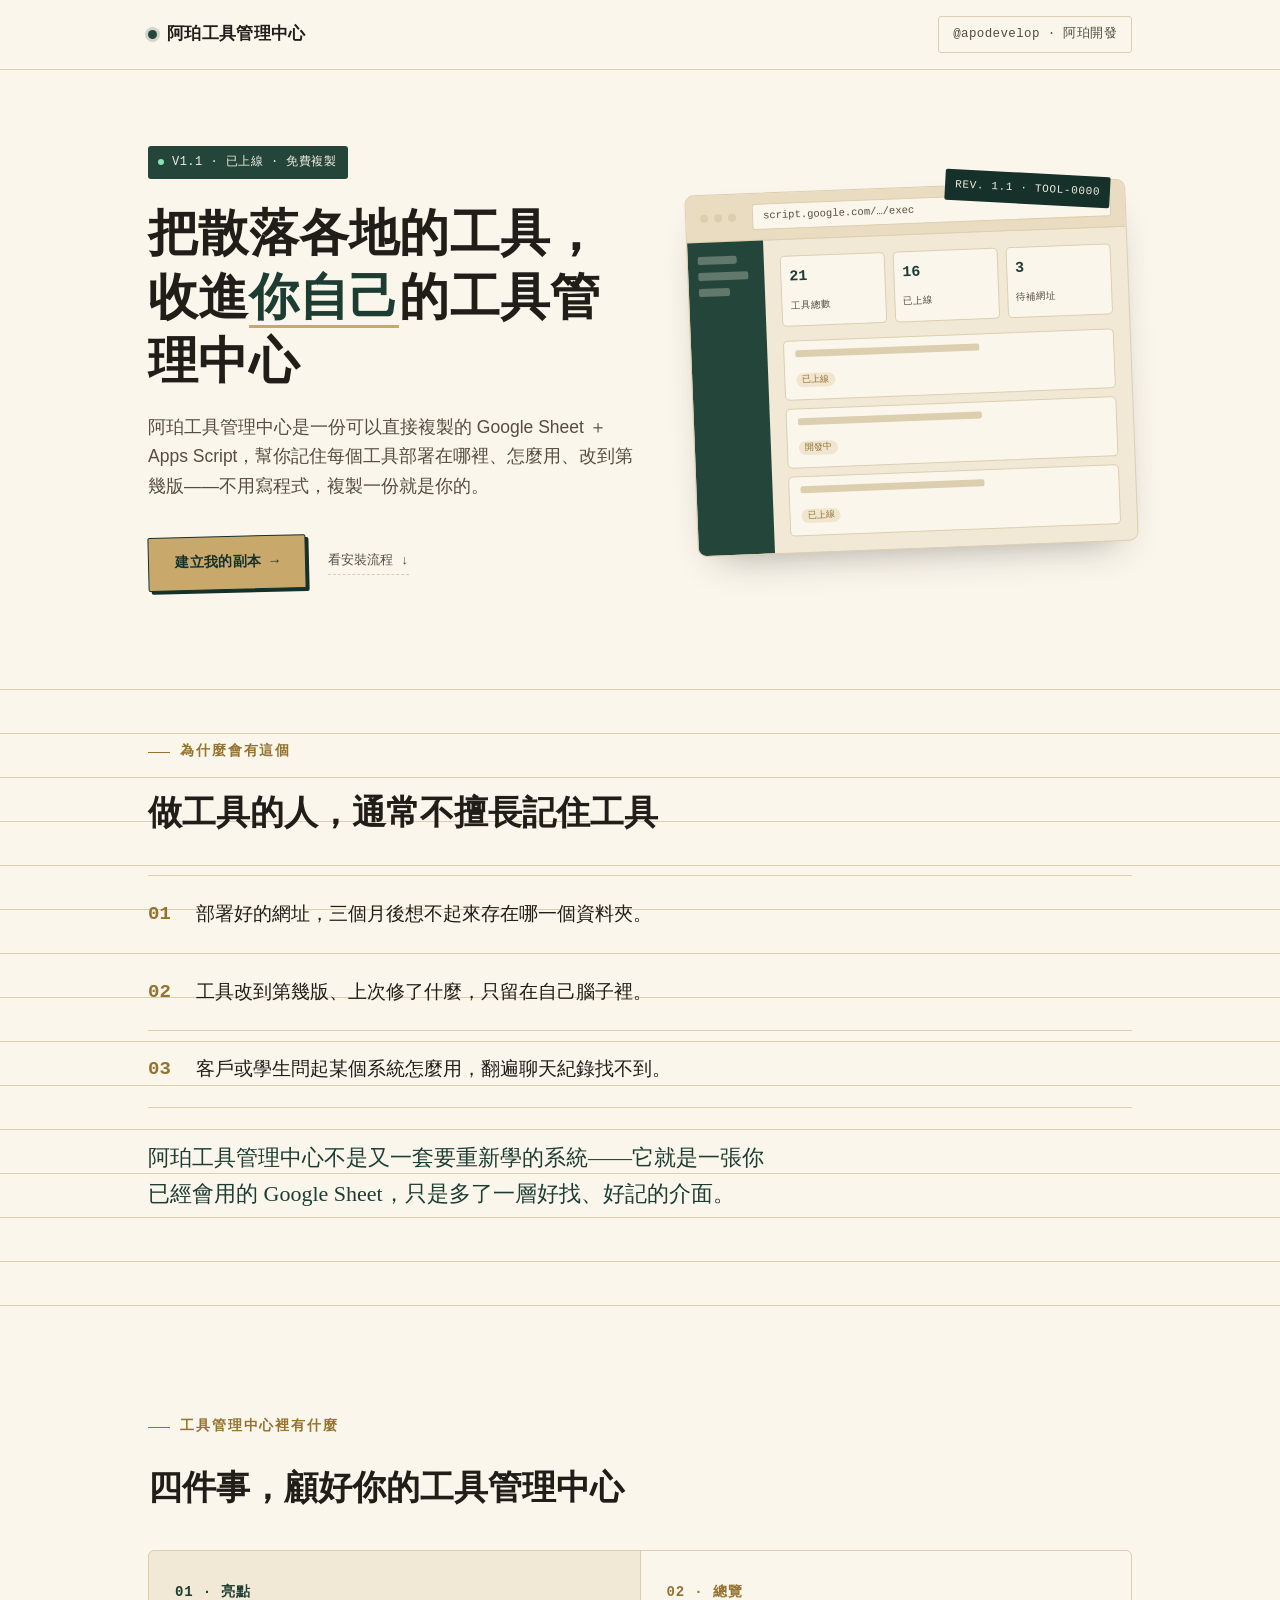
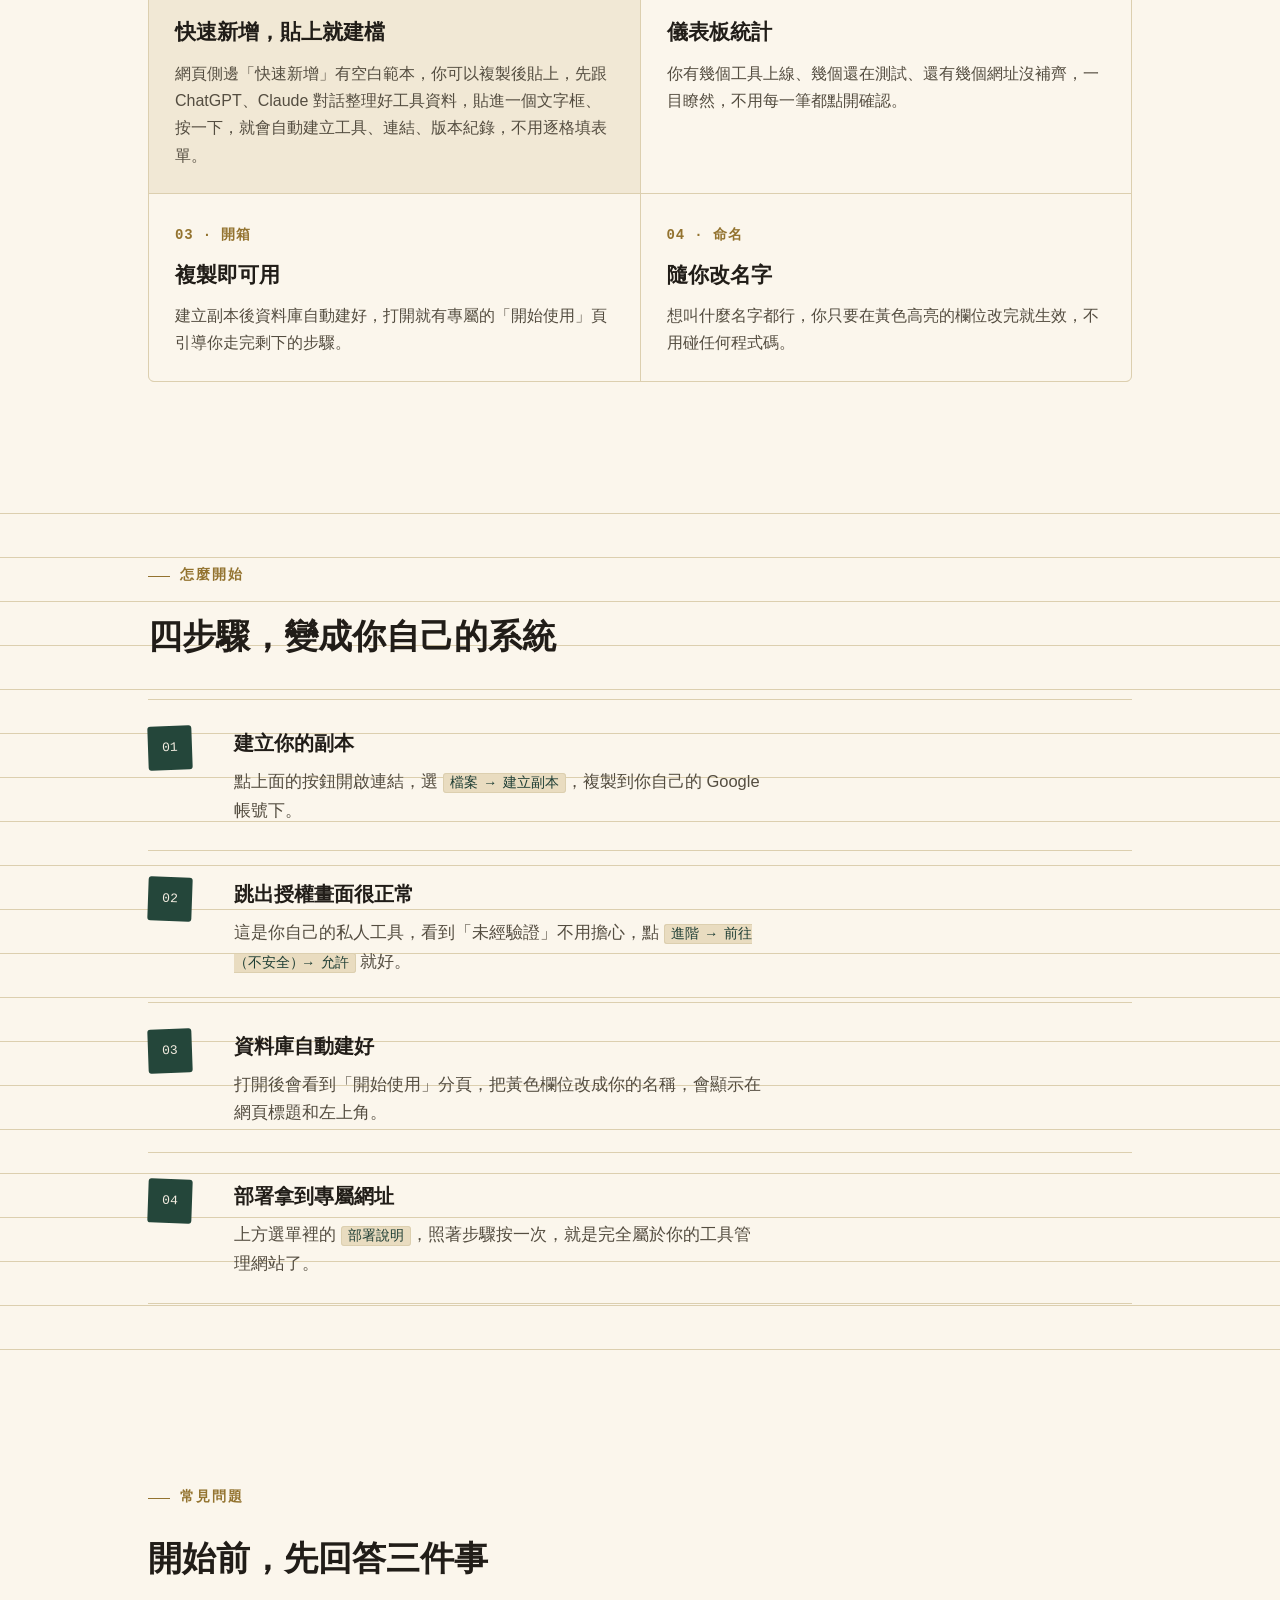
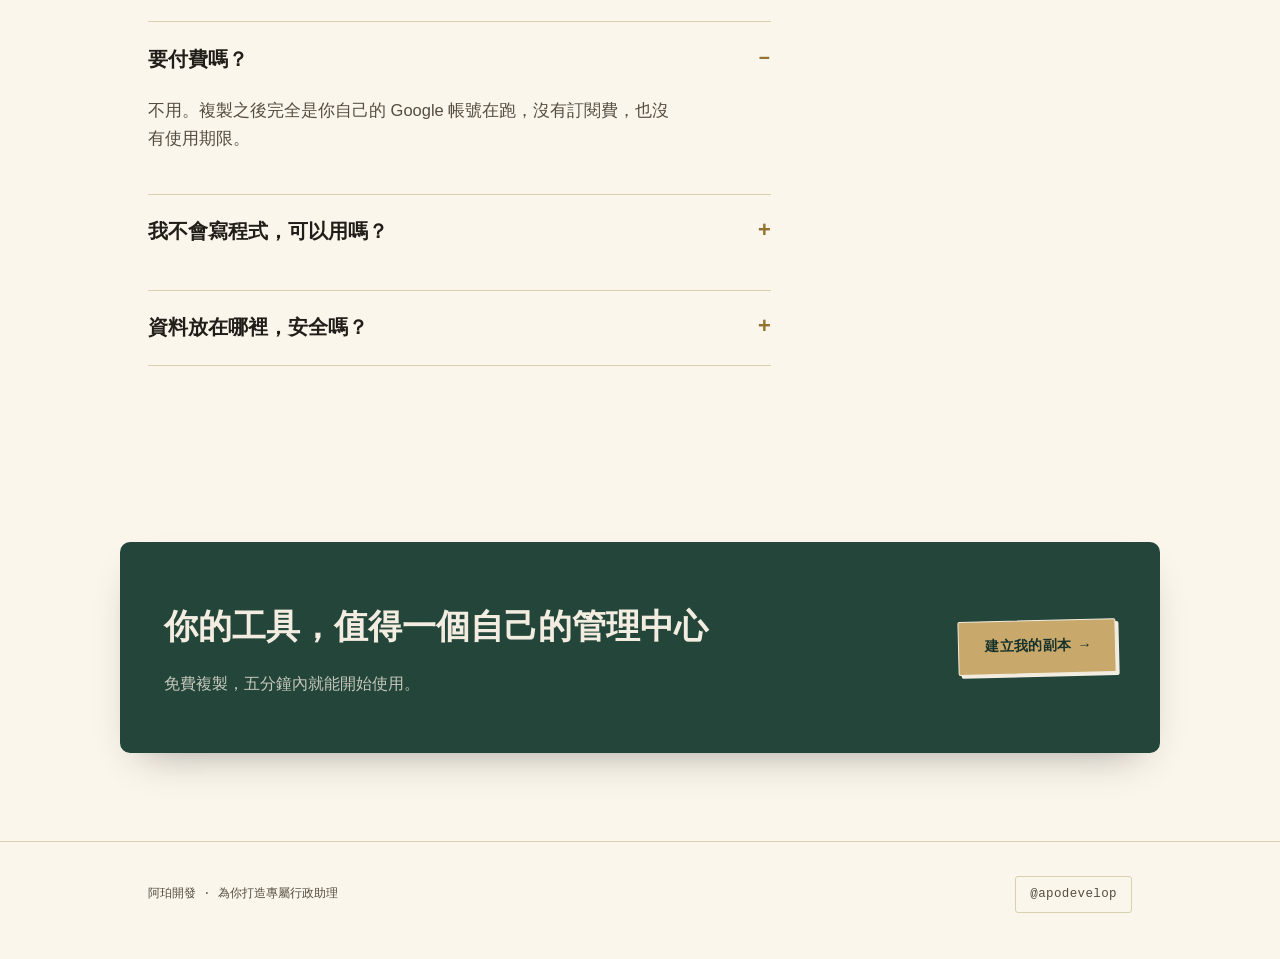
<file: tools/index.html>
<!DOCTYPE html>
<html lang="zh-Hant">
<head>
<meta charset="UTF-8">
<meta name="viewport" content="width=device-width, initial-scale=1">
<title>阿珀工具管理中心｜把散落各地的工具，收進一個你自己的管理中心</title>
<meta name="description" content="阿珀工具管理中心是一份可以直接複製的 Google Sheet ＋ Apps Script，幫你記住每個工具部署在哪裡、怎麼用、改到第幾版，不用寫程式。">
<style>
  :root{
    --ink:#211d18;
    --paper:#fbf6ec;
    --paper-alt:#f1e8d5;
    --paper-deep:#e9dcc0;
    --green:#24463a;
    --green-deep:#16302a;
    --green-ink:#f3ece0;
    --gold:#c8a96b;
    --gold-deep:#93732f;
    --rule:#dccfaf;
    --muted:#544d40;
    --accent-text:#1d3d33;
    --shadow:0 18px 40px -22px rgba(33,29,24,.45);
    --font-display:"Songti TC","PMingLiU","Iowan Old Style",Georgia,serif;
    --font-body:"PingFang TC","Microsoft JhengHei","Noto Sans TC",-apple-system,BlinkMacSystemFont,sans-serif;
    --font-mono:ui-monospace,"SF Mono","Cascadia Mono",Menlo,Consolas,monospace;
  }
  @media (prefers-color-scheme: dark){
    :root{
      --ink:#f3ecdd;
      --paper:#1b1815;
      --paper-alt:#242019;
      --paper-deep:#2c261d;
      --green:#4c8a72;
      --green-deep:#153029;
      --green-ink:#f3ecdd;
      --gold:#dcbe8b;
      --gold-deep:#e0c48f;
      --rule:#3a342a;
      --muted:#d3c9b6;
      --accent-text:#a3dcc2;
      --shadow:0 18px 44px -20px rgba(0,0,0,.6);
    }
  }
  :root[data-theme="dark"]{
    --ink:#f3ecdd;--paper:#1b1815;--paper-alt:#242019;--paper-deep:#2c261d;
    --green:#4c8a72;--green-deep:#153029;--green-ink:#f3ecdd;
    --gold:#dcbe8b;--gold-deep:#e0c48f;--rule:#3a342a;--muted:#d3c9b6;
    --accent-text:#a3dcc2;
    --shadow:0 18px 44px -20px rgba(0,0,0,.6);
  }
  :root[data-theme="light"]{
    --ink:#211d18;--paper:#fbf6ec;--paper-alt:#f1e8d5;--paper-deep:#e9dcc0;
    --green:#24463a;--green-deep:#16302a;--green-ink:#f3ece0;
    --gold:#c8a96b;--gold-deep:#93732f;--rule:#dccfaf;--muted:#544d40;
    --accent-text:#1d3d33;
    --shadow:0 18px 40px -22px rgba(33,29,24,.45);
  }

  *,*::before,*::after{box-sizing:border-box}
  html{-webkit-text-size-adjust:100%}
  body{
    margin:0;background:var(--paper);color:var(--ink);
    font-family:var(--font-body);
    line-height:1.7;
    -webkit-font-smoothing:antialiased;
  }
  img{max-width:100%;display:block}
  a{color:inherit}
  ::selection{background:var(--gold);color:var(--green-deep)}
  :focus-visible{outline:2px solid var(--gold-deep);outline-offset:3px}

  .wrap{max-width:1040px;margin:0 auto;padding:0 28px}

  /* ---------- nav ---------- */
  .nav{
    position:sticky;top:0;z-index:40;
    background:color-mix(in srgb, var(--paper) 88%, transparent);
    backdrop-filter:blur(8px);
    border-bottom:1px solid var(--rule);
  }
  .nav .wrap{display:flex;align-items:center;justify-content:space-between;padding-top:16px;padding-bottom:16px}
  .mark{display:flex;align-items:center;gap:10px;font-family:var(--font-display);font-weight:700;font-size:17px;letter-spacing:.02em}
  .mark .dot{width:9px;height:9px;border-radius:50%;background:var(--green);box-shadow:0 0 0 3px color-mix(in srgb, var(--green) 18%, transparent)}
  .nav-link{
    font-family:var(--font-mono);font-size:12.5px;letter-spacing:.03em;
    text-decoration:none;color:var(--muted);
    border:1px solid var(--rule);padding:7px 14px;border-radius:3px;
    transition:color .15s ease, border-color .15s ease;
  }
  .nav-link:hover{color:var(--accent-text);border-color:var(--gold-deep)}

  /* ---------- section rhythm ---------- */
  section{padding:88px 0}
  .ruled{
    background-image:repeating-linear-gradient(var(--paper) 0 43px, var(--rule) 43px 44px);
  }
  .eyebrow{
    font-family:var(--font-mono);font-size:13.5px;letter-spacing:.14em;
    color:var(--gold-deep);text-transform:uppercase;font-weight:600;
    display:inline-flex;align-items:center;gap:10px;margin-bottom:20px;
  }
  .eyebrow::before{content:"";width:22px;height:1px;background:var(--gold-deep)}
  h1,h2,h3{font-family:var(--font-display);font-weight:700;text-wrap:balance;margin:0}
  h2{font-size:clamp(24px,3.4vw,34px);margin-bottom:14px}
  .lede{color:var(--muted);font-size:16.5px;max-width:60ch}

  /* ---------- hero ---------- */
  .hero{padding-top:76px;padding-bottom:56px}
  .hero-grid{display:grid;grid-template-columns:1.05fr .95fr;gap:56px;align-items:center}
  .status-pill{
    display:inline-flex;align-items:center;gap:8px;
    font-family:var(--font-mono);font-size:12px;letter-spacing:.04em;
    background:var(--green);color:var(--green-ink);
    padding:6px 12px 6px 10px;border-radius:3px;margin-bottom:22px;
  }
  .status-pill i{width:6px;height:6px;border-radius:50%;background:#8fe0b8;display:inline-block}
  .hero h1{font-size:clamp(32px,4.6vw,50px);line-height:1.28;letter-spacing:.005em}
  .hero h1 em{font-style:normal;color:var(--accent-text);border-bottom:3px solid var(--gold)}
  .hero .lede{margin-top:20px;font-size:17.5px}
  .hero-actions{display:flex;align-items:center;gap:22px;margin-top:34px;flex-wrap:wrap}

  .stamp-btn{
    font-family:var(--font-mono);font-size:14px;letter-spacing:.03em;
    background:var(--gold);color:var(--green-deep);
    border:1.5px solid var(--green-deep);
    padding:14px 26px;border-radius:2px;text-decoration:none;font-weight:700;
    position:relative;display:inline-block;
    box-shadow:3px 3px 0 var(--green-deep);
    transform:rotate(-1.4deg);
    transition:transform .18s ease, box-shadow .18s ease;
  }
  .stamp-btn:hover{transform:rotate(0deg) translate(-1px,-1px);box-shadow:5px 5px 0 var(--green-deep)}
  .stamp-btn:active{transform:translate(2px,2px);box-shadow:1px 1px 0 var(--green-deep)}

  .text-link{
    font-family:var(--font-mono);font-size:13px;text-decoration:none;color:var(--muted);
    border-bottom:1px dashed var(--rule);padding-bottom:2px;
  }
  .text-link:hover{color:var(--accent-text);border-color:var(--gold-deep)}

  /* mock dashboard card */
  .specimen{position:relative}
  .tag{
    position:absolute;top:-14px;right:22px;z-index:2;
    font-family:var(--font-mono);font-size:11px;letter-spacing:.06em;
    background:var(--green-deep);color:var(--green-ink);
    padding:6px 10px;border-radius:2px;
    transform:rotate(3deg);box-shadow:var(--shadow);
  }
  .mock{
    background:var(--paper-alt);border:1px solid var(--rule);border-radius:9px;
    box-shadow:var(--shadow);transform:rotate(-2.2deg);overflow:hidden;
  }
  .mock-bar{
    display:flex;align-items:center;gap:6px;padding:10px 14px;
    background:var(--paper-deep);border-bottom:1px solid var(--rule);
  }
  .mock-bar i{width:8px;height:8px;border-radius:50%;background:var(--rule)}
  .mock-bar span{
    margin-left:10px;font-family:var(--font-mono);font-size:10.5px;color:var(--muted);
    background:var(--paper);border:1px solid var(--rule);border-radius:3px;padding:3px 10px;flex:1;
  }
  .mock-body{display:grid;grid-template-columns:76px 1fr;min-height:220px}
  .mock-side{background:var(--green);padding:14px 10px}
  .mock-side i{display:block;height:8px;background:color-mix(in srgb, var(--green-ink) 30%, transparent);border-radius:2px;margin-bottom:8px}
  .mock-side i:nth-child(1){width:70%}
  .mock-side i:nth-child(2){width:90%}
  .mock-side i:nth-child(3){width:55%}
  .mock-main{padding:16px}
  .mock-stats{display:grid;grid-template-columns:repeat(3,1fr);gap:8px;margin-bottom:14px}
  .mock-stats div{background:var(--paper);border:1px solid var(--rule);border-radius:5px;padding:8px}
  .mock-stats b{display:block;font-family:var(--font-mono);font-size:15px;color:var(--accent-text)}
  .mock-stats span{font-size:9.5px;color:var(--muted)}
  .mock-cards{display:grid;gap:8px}
  .mock-cards div{background:var(--paper);border:1px solid var(--rule);border-radius:5px;padding:9px 11px}
  .mock-cards i{display:block;width:60%;height:7px;background:var(--rule);border-radius:2px;margin-bottom:6px}
  .mock-cards em{font-style:normal;font-family:var(--font-mono);font-size:9px;color:var(--gold-deep);background:color-mix(in srgb, var(--gold) 22%, transparent);padding:2px 6px;border-radius:8px}

  /* ---------- pain ---------- */
  .pain-list{list-style:none;margin:34px 0 0;padding:0;display:grid;gap:0}
  .pain-list li{
    display:grid;grid-template-columns:32px 1fr;gap:16px;
    padding:22px 0;border-top:1px solid var(--rule);font-size:19px;
  }
  .pain-list li:last-child{border-bottom:1px solid var(--rule)}
  .pain-list li b{font-family:var(--font-mono);color:var(--gold-deep);font-weight:600}
  .pain-close{margin-top:32px;font-family:var(--font-display);font-size:22px;line-height:1.6;color:var(--accent-text);max-width:56ch}

  /* ---------- features ---------- */
  .feat-grid{display:grid;grid-template-columns:repeat(2,1fr);gap:1px;background:var(--rule);border:1px solid var(--rule);margin-top:34px;border-radius:6px;overflow:hidden}
  .feat{background:var(--paper);padding:26px 26px 24px}
  .feat .n{font-family:var(--font-mono);font-size:14px;color:var(--gold-deep);letter-spacing:.06em;font-weight:600}
  .feat h3{font-size:21px;margin:10px 0 9px}
  .feat p{margin:0;color:var(--muted);font-size:16px}
  .feat.highlight{background:var(--paper-alt)}
  .feat.highlight .n{color:var(--accent-text)}

  /* ---------- steps ---------- */
  .steps-list{margin-top:34px;display:grid;gap:0}
  .step{
    display:grid;grid-template-columns:64px 1fr;gap:22px;
    padding:26px 0;border-top:1px solid var(--rule);align-items:start;
  }
  .step:last-child{border-bottom:1px solid var(--rule)}
  .step .num{
    font-family:var(--font-mono);font-size:13px;color:var(--green-ink);background:var(--green);
    width:44px;height:44px;border-radius:3px;display:flex;align-items:center;justify-content:center;
    transform:rotate(-2deg);
  }
  .step:nth-child(even) .num{transform:rotate(2deg)}
  .step h3{font-size:20px;margin-bottom:7px}
  .step p{margin:0;color:var(--muted);font-size:16.5px;max-width:58ch}
  .step code{
    font-family:var(--font-mono);font-size:14px;background:var(--paper-deep);
    border:1px solid var(--rule);padding:1px 6px;border-radius:3px;color:var(--accent-text);
  }

  /* ---------- faq ---------- */
  .faq-list{margin-top:34px;display:grid;gap:22px;max-width:70ch}
  .faq-item summary{
    cursor:pointer;font-family:var(--font-display);font-size:19.5px;font-weight:700;
    padding:18px 0;border-top:1px solid var(--rule);list-style:none;
    display:flex;justify-content:space-between;align-items:center;gap:12px;
  }
  .faq-item summary::-webkit-details-marker{display:none}
  .faq-item summary::after{content:"+";font-family:var(--font-mono);color:var(--gold-deep);font-size:22px}
  .faq-item[open] summary::after{content:"–"}
  .faq-item:last-child{border-bottom:1px solid var(--rule)}
  .faq-item p{margin:0 0 20px;color:var(--muted);font-size:16.5px;max-width:58ch}

  /* ---------- final cta ---------- */
  .final{
    background:var(--green);color:var(--green-ink);border-radius:10px;
    padding:56px 44px;margin:0 auto;max-width:1040px;
    display:flex;justify-content:space-between;align-items:center;gap:32px;flex-wrap:wrap;
    box-shadow:var(--shadow);
  }
  .final h2{color:var(--green-ink)}
  .final p{color:color-mix(in srgb, var(--green-ink) 78%, transparent);margin:10px 0 0;max-width:44ch}
  .final .stamp-btn{background:var(--gold);color:var(--green-deep);border-color:var(--green-ink);box-shadow:3px 3px 0 var(--green-ink)}
  .final .stamp-btn:hover{box-shadow:5px 5px 0 var(--green-ink)}

  /* ---------- footer ---------- */
  footer{border-top:1px solid var(--rule);padding:34px 0 50px}
  footer .wrap{display:flex;justify-content:space-between;align-items:center;flex-wrap:wrap;gap:14px}
  footer small{font-family:var(--font-mono);color:var(--muted);font-size:12px}

  /* ---------- reveal ---------- */
  .reveal{opacity:0;transform:translateY(16px);transition:opacity .6s ease, transform .6s ease}
  .reveal.in{opacity:1;transform:translateY(0)}

  @media (prefers-reduced-motion: reduce){
    .reveal{opacity:1;transform:none;transition:none}
    .stamp-btn{transition:none}
  }

  @media (max-width:820px){
    .hero-grid{grid-template-columns:1fr;gap:44px}
    .feat-grid{grid-template-columns:1fr}
    .final{flex-direction:column;align-items:flex-start;text-align:left}
  }
</style>
</head>
<body>

<header class="nav">
  <div class="wrap">
    <div class="mark"><span class="dot"></span>阿珀工具管理中心</div>
    <a class="nav-link" href="https://www.threads.com/@apodevelop" target="_blank" rel="noopener">@apodevelop · 阿珀開發</a>
  </div>
</header>

<main>
  <section class="hero">
    <div class="wrap hero-grid">
      <div>
        <span class="status-pill"><i></i>V1.1 · 已上線 · 免費複製</span>
        <h1>把散落各地的工具，<br>收進<em>你自己</em>的工具管理中心</h1>
        <p class="lede">阿珀工具管理中心是一份可以直接複製的 Google Sheet ＋ Apps Script，幫你記住每個工具部署在哪裡、怎麼用、改到第幾版——不用寫程式，複製一份就是你的。</p>
        <div class="hero-actions">
          <a class="stamp-btn" href="https://docs.google.com/spreadsheets/d/1K_s-yrfft4QS53ymkfZGSrL6J-bBN1EW7X0P9UBBKcI/edit?usp=sharing" target="_blank" rel="noopener">建立我的副本 →</a>
          <a class="text-link" href="#steps">看安裝流程 ↓</a>
        </div>
      </div>
      <div class="specimen reveal">
        <span class="tag">REV. 1.1 · TOOL-0000</span>
        <div class="mock">
          <div class="mock-bar"><i></i><i></i><i></i><span>script.google.com/…/exec</span></div>
          <div class="mock-body">
            <div class="mock-side"><i></i><i></i><i></i></div>
            <div class="mock-main">
              <div class="mock-stats">
                <div><b>21</b><span>工具總數</span></div>
                <div><b>16</b><span>已上線</span></div>
                <div><b>3</b><span>待補網址</span></div>
              </div>
              <div class="mock-cards">
                <div><i></i><em>已上線</em></div>
                <div><i></i><em>開發中</em></div>
                <div><i></i><em>已上線</em></div>
              </div>
            </div>
          </div>
        </div>
      </div>
    </div>
  </section>

  <section class="ruled reveal">
    <div class="wrap">
      <span class="eyebrow">為什麼會有這個</span>
      <h2>做工具的人，通常不擅長記住工具</h2>
      <ul class="pain-list">
        <li><b>01</b>部署好的網址，三個月後想不起來存在哪一個資料夾。</li>
        <li><b>02</b>工具改到第幾版、上次修了什麼，只留在自己腦子裡。</li>
        <li><b>03</b>客戶或學生問起某個系統怎麼用，翻遍聊天紀錄找不到。</li>
      </ul>
      <p class="pain-close">阿珀工具管理中心不是又一套要重新學的系統——它就是一張你已經會用的 Google Sheet，只是多了一層好找、好記的介面。</p>
    </div>
  </section>

  <section class="reveal">
    <div class="wrap">
      <span class="eyebrow">工具管理中心裡有什麼</span>
      <h2>四件事，顧好你的工具管理中心</h2>
      <div class="feat-grid">
        <div class="feat highlight"><span class="n">01 · 亮點</span><h3>快速新增，貼上就建檔</h3><p>網頁側邊「快速新增」有空白範本，你可以複製後貼上，先跟 ChatGPT、Claude 對話整理好工具資料，貼進一個文字框、按一下，就會自動建立工具、連結、版本紀錄，不用逐格填表單。</p></div>
        <div class="feat"><span class="n">02 · 總覽</span><h3>儀表板統計</h3><p>你有幾個工具上線、幾個還在測試、還有幾個網址沒補齊，一目瞭然，不用每一筆都點開確認。</p></div>
        <div class="feat"><span class="n">03 · 開箱</span><h3>複製即可用</h3><p>建立副本後資料庫自動建好，打開就有專屬的「開始使用」頁引導你走完剩下的步驟。</p></div>
        <div class="feat"><span class="n">04 · 命名</span><h3>隨你改名字</h3><p>想叫什麼名字都行，你只要在黃色高亮的欄位改完就生效，不用碰任何程式碼。</p></div>
      </div>
    </div>
  </section>

  <section id="steps" class="ruled reveal">
    <div class="wrap">
      <span class="eyebrow">怎麼開始</span>
      <h2>四步驟，變成你自己的系統</h2>
      <div class="steps-list">
        <div class="step"><div class="num">01</div><div><h3>建立你的副本</h3><p>點上面的按鈕開啟連結，選 <code>檔案 → 建立副本</code>，複製到你自己的 Google 帳號下。</p></div></div>
        <div class="step"><div class="num">02</div><div><h3>跳出授權畫面很正常</h3><p>這是你自己的私人工具，看到「未經驗證」不用擔心，點 <code>進階 → 前往（不安全）→ 允許</code> 就好。</p></div></div>
        <div class="step"><div class="num">03</div><div><h3>資料庫自動建好</h3><p>打開後會看到「開始使用」分頁，把黃色欄位改成你的名稱，會顯示在網頁標題和左上角。</p></div></div>
        <div class="step"><div class="num">04</div><div><h3>部署拿到專屬網址</h3><p>上方選單裡的 <code>部署說明</code>，照著步驟按一次，就是完全屬於你的工具管理網站了。</p></div></div>
      </div>
    </div>
  </section>

  <section class="reveal">
    <div class="wrap">
      <span class="eyebrow">常見問題</span>
      <h2>開始前，先回答三件事</h2>
      <div class="faq-list">
        <details class="faq-item" open>
          <summary>要付費嗎？</summary>
          <p>不用。複製之後完全是你自己的 Google 帳號在跑，沒有訂閱費，也沒有使用期限。</p>
        </details>
        <details class="faq-item">
          <summary>我不會寫程式，可以用嗎？</summary>
          <p>可以，全程照畫面點選就好，不需要寫一行程式。真的卡住的話，Threads 私訊 @apodevelop 我幫你看。</p>
        </details>
        <details class="faq-item">
          <summary>資料放在哪裡，安全嗎？</summary>
          <p>資料全部留在你自己的 Google 帳號和試算表裡，只有你自己看得到、改得到，跟原始範本完全獨立。</p>
        </details>
      </div>
    </div>
  </section>

  <section class="reveal">
    <div class="final wrap">
      <div>
        <h2>你的工具，值得一個自己的管理中心</h2>
        <p>免費複製，五分鐘內就能開始使用。</p>
      </div>
      <a class="stamp-btn" href="https://docs.google.com/spreadsheets/d/1K_s-yrfft4QS53ymkfZGSrL6J-bBN1EW7X0P9UBBKcI/edit?usp=sharing" target="_blank" rel="noopener">建立我的副本 →</a>
    </div>
  </section>
</main>

<footer>
  <div class="wrap">
    <small>阿珀開發 · 為你打造專屬行政助理</small>
    <a class="nav-link" href="https://www.threads.com/@apodevelop" target="_blank" rel="noopener">@apodevelop</a>
  </div>
</footer>

<script>
  (function(){
    var prefersReduced = window.matchMedia('(prefers-reduced-motion: reduce)').matches;
    var items = document.querySelectorAll('.reveal');
    if(prefersReduced || !('IntersectionObserver' in window)){
      items.forEach(function(el){ el.classList.add('in'); });
      return;
    }
    var io = new IntersectionObserver(function(entries){
      entries.forEach(function(entry){
        if(entry.isIntersecting){
          entry.target.classList.add('in');
          io.unobserve(entry.target);
        }
      });
    }, { threshold: 0.15 });
    items.forEach(function(el){ io.observe(el); });
  })();
</script>
</body>
</html>
</file>
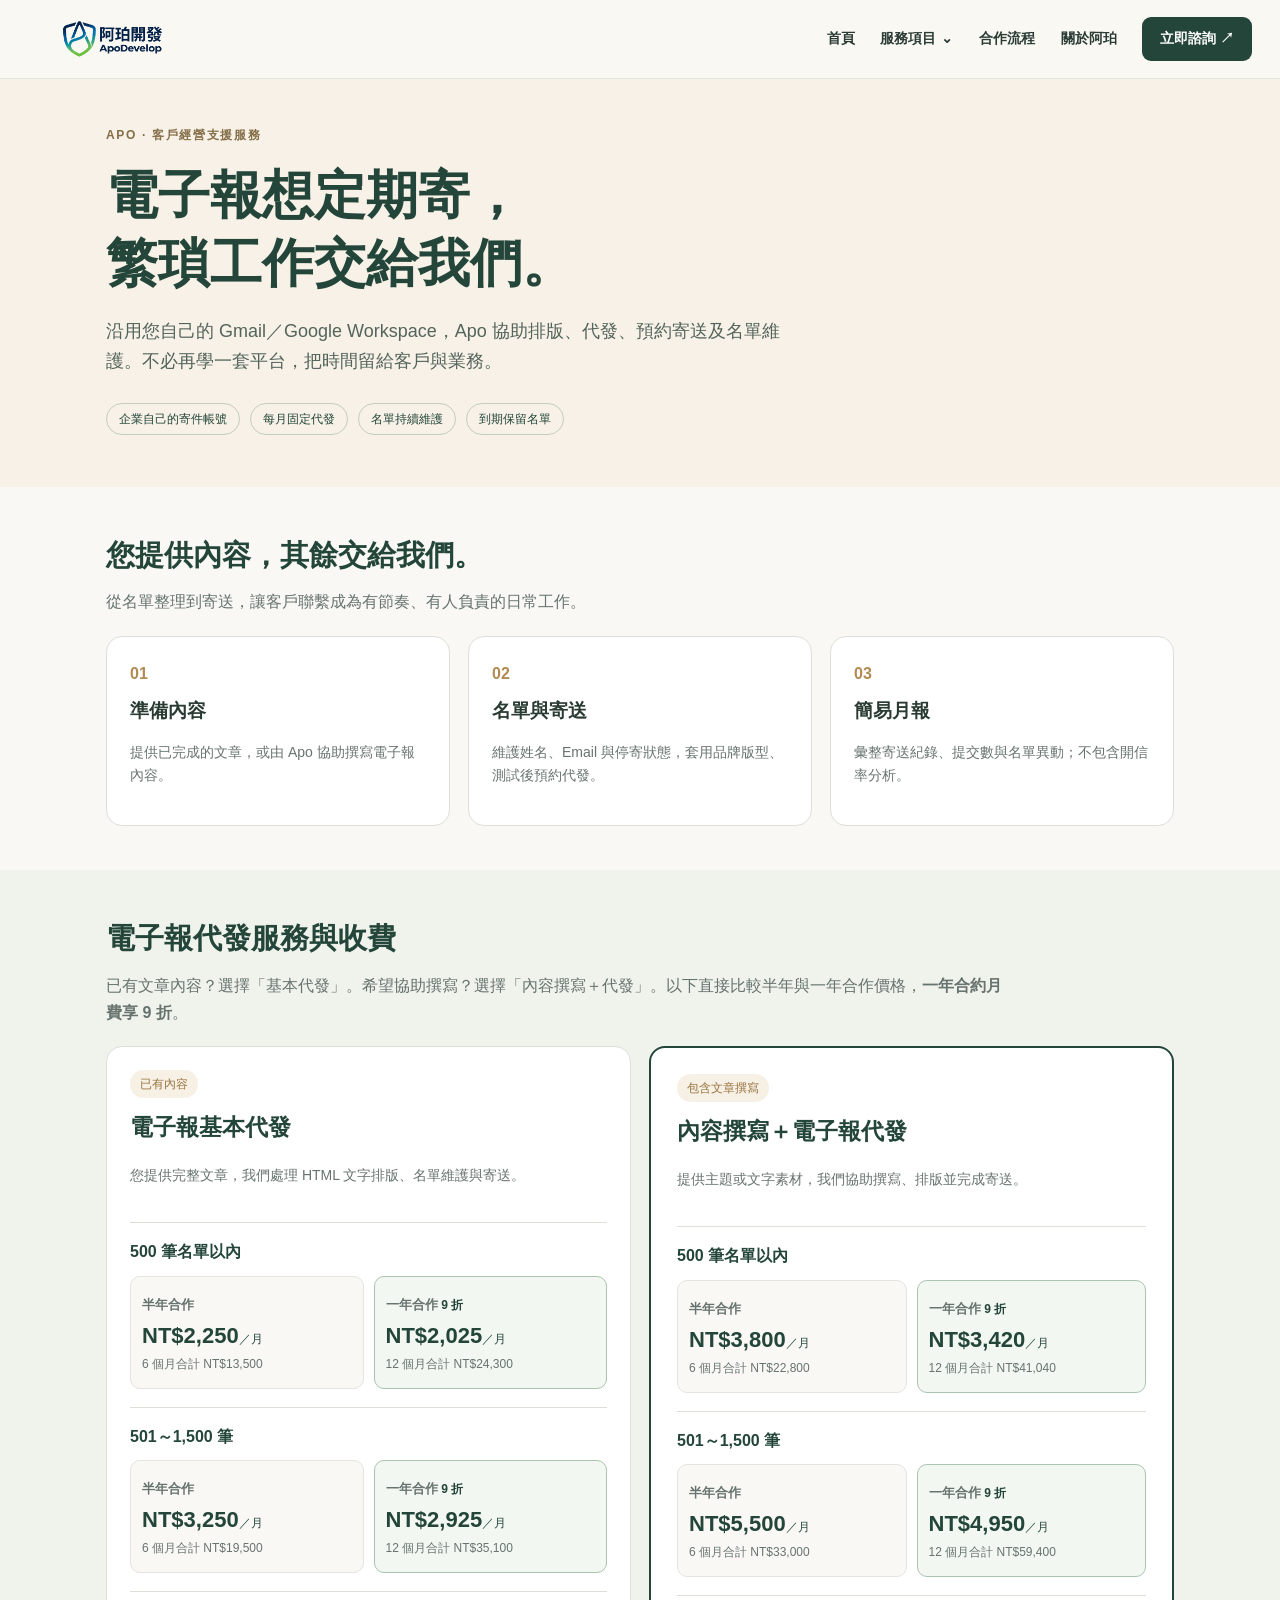
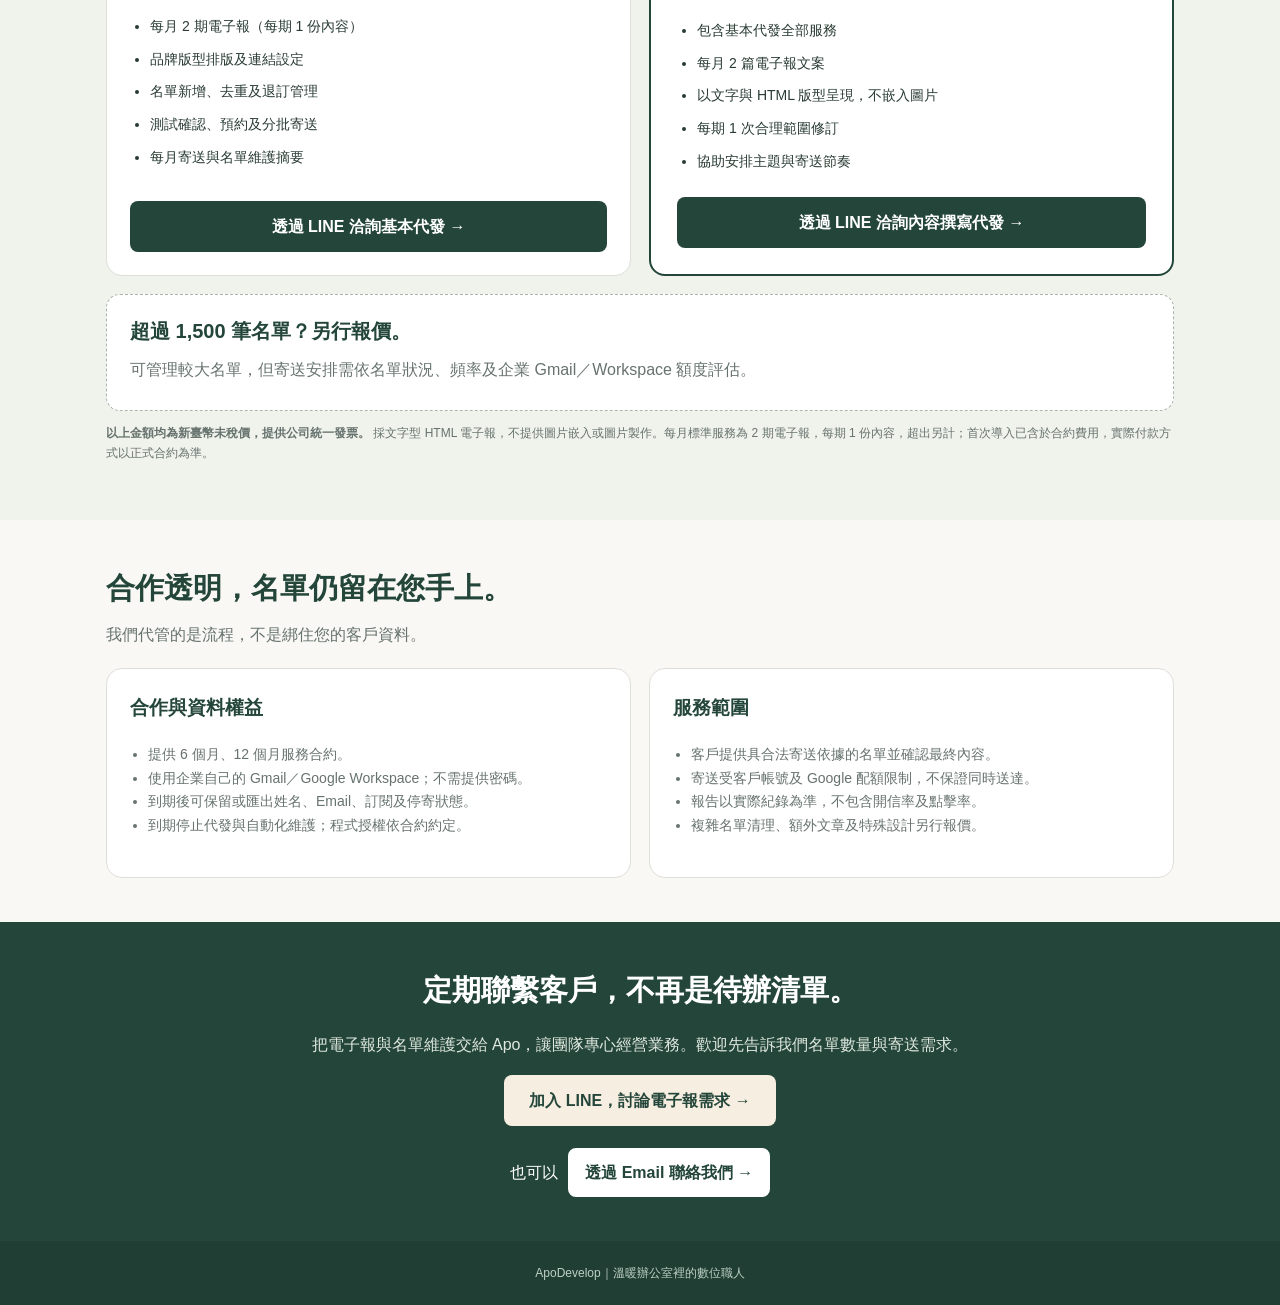
<file: services/email-newsletter/index.html>
<!doctype html>
<html lang="zh-Hant"><head><meta charset="utf-8"><meta name="viewport" content="width=device-width,initial-scale=1"><title>電子報代發與名單維護｜ApoDevelop</title><meta name="description" content="Apo 電子報代發與名單維護服務，沿用企業 Gmail／Google Workspace，半年或一年合作。">
<style>
:root{--green:#24463a;--gold:#b28a52;--cream:#f7f1e7;--ink:#293b33;--muted:#67736e;--line:#dedfd8}*{box-sizing:border-box}body{margin:0;background:#f9f8f4;color:var(--ink);font-family:-apple-system,BlinkMacSystemFont,"Noto Sans TC","Microsoft JhengHei",sans-serif;line-height:1.7}a{color:inherit}.wrap{max-width:1120px;margin:auto;padding:0 26px}.nav{display:flex;justify-content:space-between;align-items:center;padding:18px 26px;background:var(--cream);border-bottom:1px solid #e5dfd3}.brand{font-size:19px;font-weight:800;letter-spacing:.13em;color:var(--green);text-decoration:none}.brand small{display:block;font-size:10px;font-weight:400}.nav .link{border:1px solid var(--green);border-radius:28px;padding:7px 16px;text-decoration:none;font-size:13px}.hero{background:var(--cream);padding:46px 0 52px}.eyebrow{color:#846e48;letter-spacing:.14em;font-size:12px;font-weight:700}.hero h1{font-size:clamp(32px,5vw,52px);line-height:1.3;color:var(--green);margin:17px 0}.hero p{font-size:18px;max-width:700px;color:#53645b}.pills{display:flex;gap:10px;flex-wrap:wrap;margin-top:26px}.pill{font-size:12px;border:1px solid #c5cdbf;border-radius:20px;padding:5px 12px;color:var(--green)}section.content{padding:44px 0}h2{font-size:29px;color:var(--green);margin:0 0 8px}.intro{color:var(--muted);margin:0 0 20px}.steps,.plans,.scope{display:grid;gap:18px;grid-template-columns:repeat(2,minmax(0,1fr))}.steps{grid-template-columns:repeat(3,minmax(0,1fr))}.step,.plan,.note{background:white;border:1px solid var(--line);border-radius:16px;padding:23px}.step .num{color:var(--gold);font-weight:800}.step h3{margin:8px 0 6px}.step p,.note li,.note p{font-size:14px;color:var(--muted)}.pricing{background:#f0f2ec}.switch{display:inline-flex;background:white;border:1px solid var(--line);border-radius:25px;padding:4px;margin-bottom:16px}.switch button{border:0;border-radius:22px;background:none;padding:8px 19px;color:var(--green);cursor:pointer}.switch button.active{background:var(--green);color:white}.plan{display:flex;flex-direction:column}.plan.featured{border:2px solid var(--green);padding:26px}.plan h3{font-size:23px;color:var(--green);margin:10px 0 3px}.tag{font-size:12px;color:#98733e;background:#f7f0e5;border-radius:20px;padding:4px 10px;align-self:flex-start}.desc{font-size:14px;color:var(--muted);min-height:44px}.tier{padding:15px 0;border-bottom:1px solid var(--line)}.tier:first-of-type{border-top:1px solid var(--line)}.tierline{display:flex;justify-content:space-between;align-items:baseline;gap:8px}.range{font-size:13px;color:var(--muted)}.money{font-size:24px;color:var(--green);font-weight:800;white-space:nowrap}.money small{font-weight:400;font-size:12px}.total{text-align:right;font-size:12px;color:var(--muted)}.features{padding-left:20px;font-size:14px;flex:1}.features li{margin:9px 0}.cta{display:block;text-align:center;background:var(--green);color:white;padding:12px;border-radius:8px;text-decoration:none;font-weight:700}.fine{font-size:12px;color:var(--muted);margin-top:12px}.custom{background:white;border:1px dashed #a8b5a9;border-radius:14px;padding:19px 23px;margin-top:18px}.custom strong{color:var(--green);font-size:20px}.custom p{font-size:16px;color:var(--muted);margin:8px 0}.note h3{color:var(--green);margin-top:0}.note ul{padding-left:18px}.footcta{text-align:center;background:var(--green);color:white;padding:44px 25px}.footcta h2{color:white}.footcta p{color:#e0e8e0}.footcta a{display:inline-block;background:#f6eee0;color:var(--green);padding:12px 25px;border-radius:8px;text-decoration:none;font-weight:700}.footer{text-align:center;background:#203e34;color:#bdd0c4;padding:22px;font-size:12px}@media(max-width:720px){.wrap{padding:0 20px}.hero{padding:46px 0}.steps,.plans,.scope{grid-template-columns:1fr}.desc{min-height:0}section.content{padding:33px 0}.tierline{flex-wrap:wrap}.hero p{font-size:16px}}
 .brand img{display:block;width:170px;height:62px;object-fit:cover;object-position:center}
@media(max-width:460px){.nav{padding:10px 14px}.brand img{width:132px;height:49px}}
</style><style>
/* Pricing comparison: no JavaScript required */
.pricing .intro{max-width:900px}
.pricing .tier{padding:15px 0 18px}
.pricing .tier-title{font-size:16px;font-weight:700;color:var(--green);margin-bottom:10px}
.term-grid{display:grid;grid-template-columns:repeat(2,minmax(0,1fr));gap:10px}
.term-option{padding:13px 11px;background:#f9f8f4;border:1px solid #e4e5df;border-radius:10px;min-width:0}
.term-option.annual{background:#f3f7f1;border-color:#aac4af}
.term-label{font-size:13px;color:var(--muted);font-weight:700}
.term-label b{font-size:12px;color:var(--green)}
.term-price{font-size:22px;font-weight:800;color:var(--green);white-space:nowrap}
.term-price small{font-size:12px;font-weight:400}
.term-total{font-size:12px;color:var(--muted)}
@media(max-width:460px){.term-grid{gap:7px}.term-option{padding:10px 7px}.term-price{font-size:19px}.term-price small{font-size:11px}.term-total{font-size:11px}}
</style><style>.contact-email-link{margin-top:20px;font-size:15px;color:#e0e8e0}.footcta .contact-email-link a{display:inline;background:transparent;color:#fff;padding:0;border-radius:0;font-weight:700;text-decoration:underline;text-underline-offset:4px}.footcta .contact-email-link a:hover{color:#f2d6a4}</style><link rel="stylesheet" href="/assets/apo-nav.css"><script src="/assets/apo-nav.js" defer></script></head><body>
<header class="apo-site-header"><nav class="apo-nav" aria-label="阿珀開發網站導覽"><a class="apo-brand" href="/" aria-label="阿珀開發，回首頁"><img src="/assets/apo-logo.svg" alt="阿珀開發 ApoDevelop Logo"></a><button class="apo-menu-toggle" type="button" aria-controls="apoNavLinks" aria-expanded="false">☰ 選單</button><div class="apo-links" id="apoNavLinks"><a href="/">首頁</a><details class="apo-drop"><summary>服務項目 <span aria-hidden="true">⌄</span></summary><div class="apo-dropdown"><a href="/services/line-student/">LINE 學員管理系統</a><a href="/digital/">數位營運與流程整合</a><a href="https://payroll.apodevelop.com/" target="_blank" rel="noopener noreferrer">薪資管理系統 ↗</a><a href="/services/email-newsletter/">電子報代發與名單維護</a><a href="/apocase/">ApoCase 案件中心</a><a href="/toolbox/">APO 工具箱</a><a href="https://checksheet.apodevelop.com/" target="_blank" rel="noopener noreferrer">鐘點核對單 ↗</a><a href="/groupbuy/">團購 CRM</a></div></details><a href="/#process">合作流程</a><a href="/#about">關於阿珀</a><a class="apo-nav-cta" href="https://line.me/R/ti/p/@appdevelop" target="_blank" rel="noopener noreferrer">立即諮詢 ↗</a></div></nav></header>
<section class="hero"><div class="wrap"><div class="eyebrow">APO · 客戶經營支援服務</div><h1>電子報想定期寄，<br>繁瑣工作交給我們。</h1><p>沿用您自己的 Gmail／Google Workspace，Apo 協助排版、代發、預約寄送及名單維護。不必再學一套平台，把時間留給客戶與業務。</p><div class="pills"><span class="pill">企業自己的寄件帳號</span><span class="pill">每月固定代發</span><span class="pill">名單持續維護</span><span class="pill">到期保留名單</span></div></div></section>
<section class="content"><div class="wrap"><h2>您提供內容，其餘交給我們。</h2><p class="intro">從名單整理到寄送，讓客戶聯繫成為有節奏、有人負責的日常工作。</p><div class="steps"><div class="step"><div class="num">01</div><h3>準備內容</h3><p>提供已完成的文章，或由 Apo 協助撰寫電子報內容。</p></div><div class="step"><div class="num">02</div><h3>名單與寄送</h3><p>維護姓名、Email 與停寄狀態，套用品牌版型、測試後預約代發。</p></div><div class="step"><div class="num">03</div><h3>簡易月報</h3><p>彙整寄送紀錄、提交數與名單異動；不包含開信率分析。</p></div></div></div></section>
<section class="content pricing" id="pricing"><div class="wrap">
<h2>電子報代發服務與收費</h2>
<p class="intro">已有文章內容？選擇「基本代發」。希望協助撰寫？選擇「內容撰寫＋代發」。以下直接比較半年與一年合作價格，<strong>一年合約月費享 9 折</strong>。</p>
<div class="plans"><article class="plan"><span class="tag">已有內容</span><h3>電子報基本代發</h3><p class="desc">您提供完整文章，我們處理 HTML 文字排版、名單維護與寄送。</p>
<div class="tier"><div class="range tier-title">500 筆名單以內</div><div class="term-grid"><div class="term-option"><span class="term-label">半年合作</span><div class="term-price">NT$2,250<small>／月</small></div><div class="term-total">6 個月合計 NT$13,500</div></div><div class="term-option annual"><span class="term-label">一年合作 <b>9 折</b></span><div class="term-price">NT$2,025<small>／月</small></div><div class="term-total">12 個月合計 NT$24,300</div></div></div></div><div class="tier"><div class="range tier-title">501～1,500 筆</div><div class="term-grid"><div class="term-option"><span class="term-label">半年合作</span><div class="term-price">NT$3,250<small>／月</small></div><div class="term-total">6 個月合計 NT$19,500</div></div><div class="term-option annual"><span class="term-label">一年合作 <b>9 折</b></span><div class="term-price">NT$2,925<small>／月</small></div><div class="term-total">12 個月合計 NT$35,100</div></div></div></div>
<ul class="features"><li>每月 2 期電子報（每期 1 份內容）</li><li>品牌版型排版及連結設定</li><li>名單新增、去重及退訂管理</li><li>測試確認、預約及分批寄送</li><li>每月寄送與名單維護摘要</li></ul><a class="cta" href="https://line.me/R/ti/p/@appdevelop" target="_blank" rel="noopener noreferrer">透過 LINE 洽詢基本代發 →</a></article><article class="plan featured"><span class="tag">包含文章撰寫</span><h3>內容撰寫＋電子報代發</h3><p class="desc">提供主題或文字素材，我們協助撰寫、排版並完成寄送。</p>
<div class="tier"><div class="range tier-title">500 筆名單以內</div><div class="term-grid"><div class="term-option"><span class="term-label">半年合作</span><div class="term-price">NT$3,800<small>／月</small></div><div class="term-total">6 個月合計 NT$22,800</div></div><div class="term-option annual"><span class="term-label">一年合作 <b>9 折</b></span><div class="term-price">NT$3,420<small>／月</small></div><div class="term-total">12 個月合計 NT$41,040</div></div></div></div><div class="tier"><div class="range tier-title">501～1,500 筆</div><div class="term-grid"><div class="term-option"><span class="term-label">半年合作</span><div class="term-price">NT$5,500<small>／月</small></div><div class="term-total">6 個月合計 NT$33,000</div></div><div class="term-option annual"><span class="term-label">一年合作 <b>9 折</b></span><div class="term-price">NT$4,950<small>／月</small></div><div class="term-total">12 個月合計 NT$59,400</div></div></div></div>
<ul class="features"><li>包含基本代發全部服務</li><li>每月 2 篇電子報文案</li><li>以文字與 HTML 版型呈現，不嵌入圖片</li><li>每期 1 次合理範圍修訂</li><li>協助安排主題與寄送節奏</li></ul><a class="cta" href="https://line.me/R/ti/p/@appdevelop" target="_blank" rel="noopener noreferrer">透過 LINE 洽詢內容撰寫代發 →</a></article></div>
<div class="custom"><strong>超過 1,500 筆名單？另行報價。</strong><p>可管理較大名單，但寄送安排需依名單狀況、頻率及企業 Gmail／Workspace 額度評估。</p></div>
<p class="fine"><strong>以上金額均為新臺幣未稅價，提供公司統一發票。</strong> 採文字型 HTML 電子報，不提供圖片嵌入或圖片製作。每月標準服務為 2 期電子報，每期 1 份內容，超出另計；首次導入已含於合約費用，實際付款方式以正式合約為準。</p>
</div></section>
<section class="content"><div class="wrap"><h2>合作透明，名單仍留在您手上。</h2><p class="intro">我們代管的是流程，不是綁住您的客戶資料。</p><div class="scope"><div class="note"><h3>合作與資料權益</h3><ul><li>提供 6 個月、12 個月服務合約。</li><li>使用企業自己的 Gmail／Google Workspace；不需提供密碼。</li><li>到期後可保留或匯出姓名、Email、訂閱及停寄狀態。</li><li>到期停止代發與自動化維護；程式授權依合約約定。</li></ul></div><div class="note"><h3>服務範圍</h3><ul><li>客戶提供具合法寄送依據的名單並確認最終內容。</li><li>寄送受客戶帳號及 Google 配額限制，不保證同時送達。</li><li>報告以實際紀錄為準，不包含開信率及點擊率。</li><li>複雜名單清理、額外文章及特殊設計另行報價。</li></ul></div></div></div></section>
<section class="footcta"><h2>定期聯繫客戶，不再是待辦清單。</h2><p>把電子報與名單維護交給 Apo，讓團隊專心經營業務。歡迎先告訴我們名單數量與寄送需求。</p><a href="https://line.me/R/ti/p/@appdevelop" target="_blank" rel="noopener noreferrer">加入 LINE，討論電子報需求 →</a><div class="contact-email-link" style="margin-top:22px;color:#ffffff!important;font-size:16px">也可以 <a href="mailto:service@apodevelop.com?subject=Apo%20%E9%9B%BB%E5%AD%90%E5%A0%B1%E4%BB%A3%E7%99%BC%E6%9C%8D%E5%8B%99%E6%B4%BD%E8%A9%A2" style="display:inline-block!important;margin-left:6px;background:#ffffff!important;color:#24463a!important;padding:9px 15px!important;border:2px solid #ffffff!important;border-radius:8px!important;text-decoration:none!important;font-weight:800!important">透過 Email 聯絡我們 →</a></div></section><footer class="footer">ApoDevelop｜溫暖辦公室裡的數位職人</footer>
</body></html>
</file>
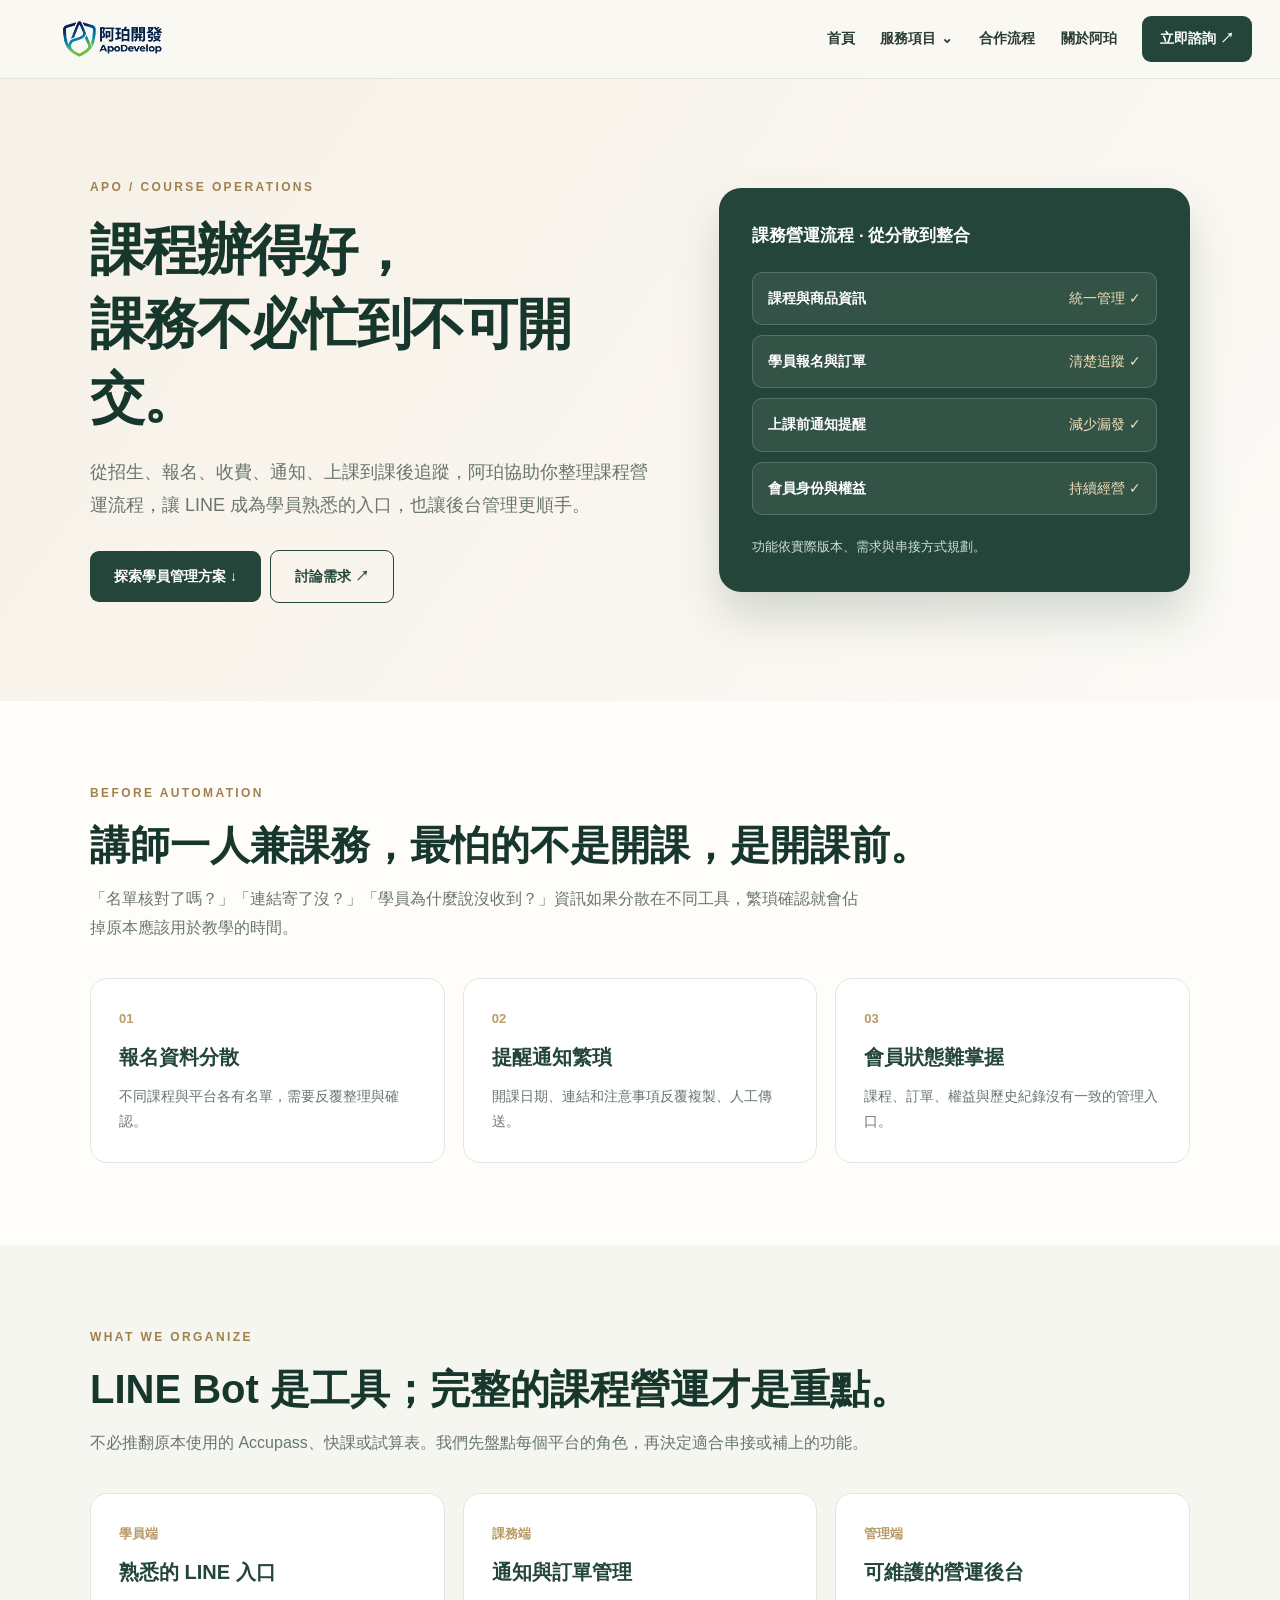
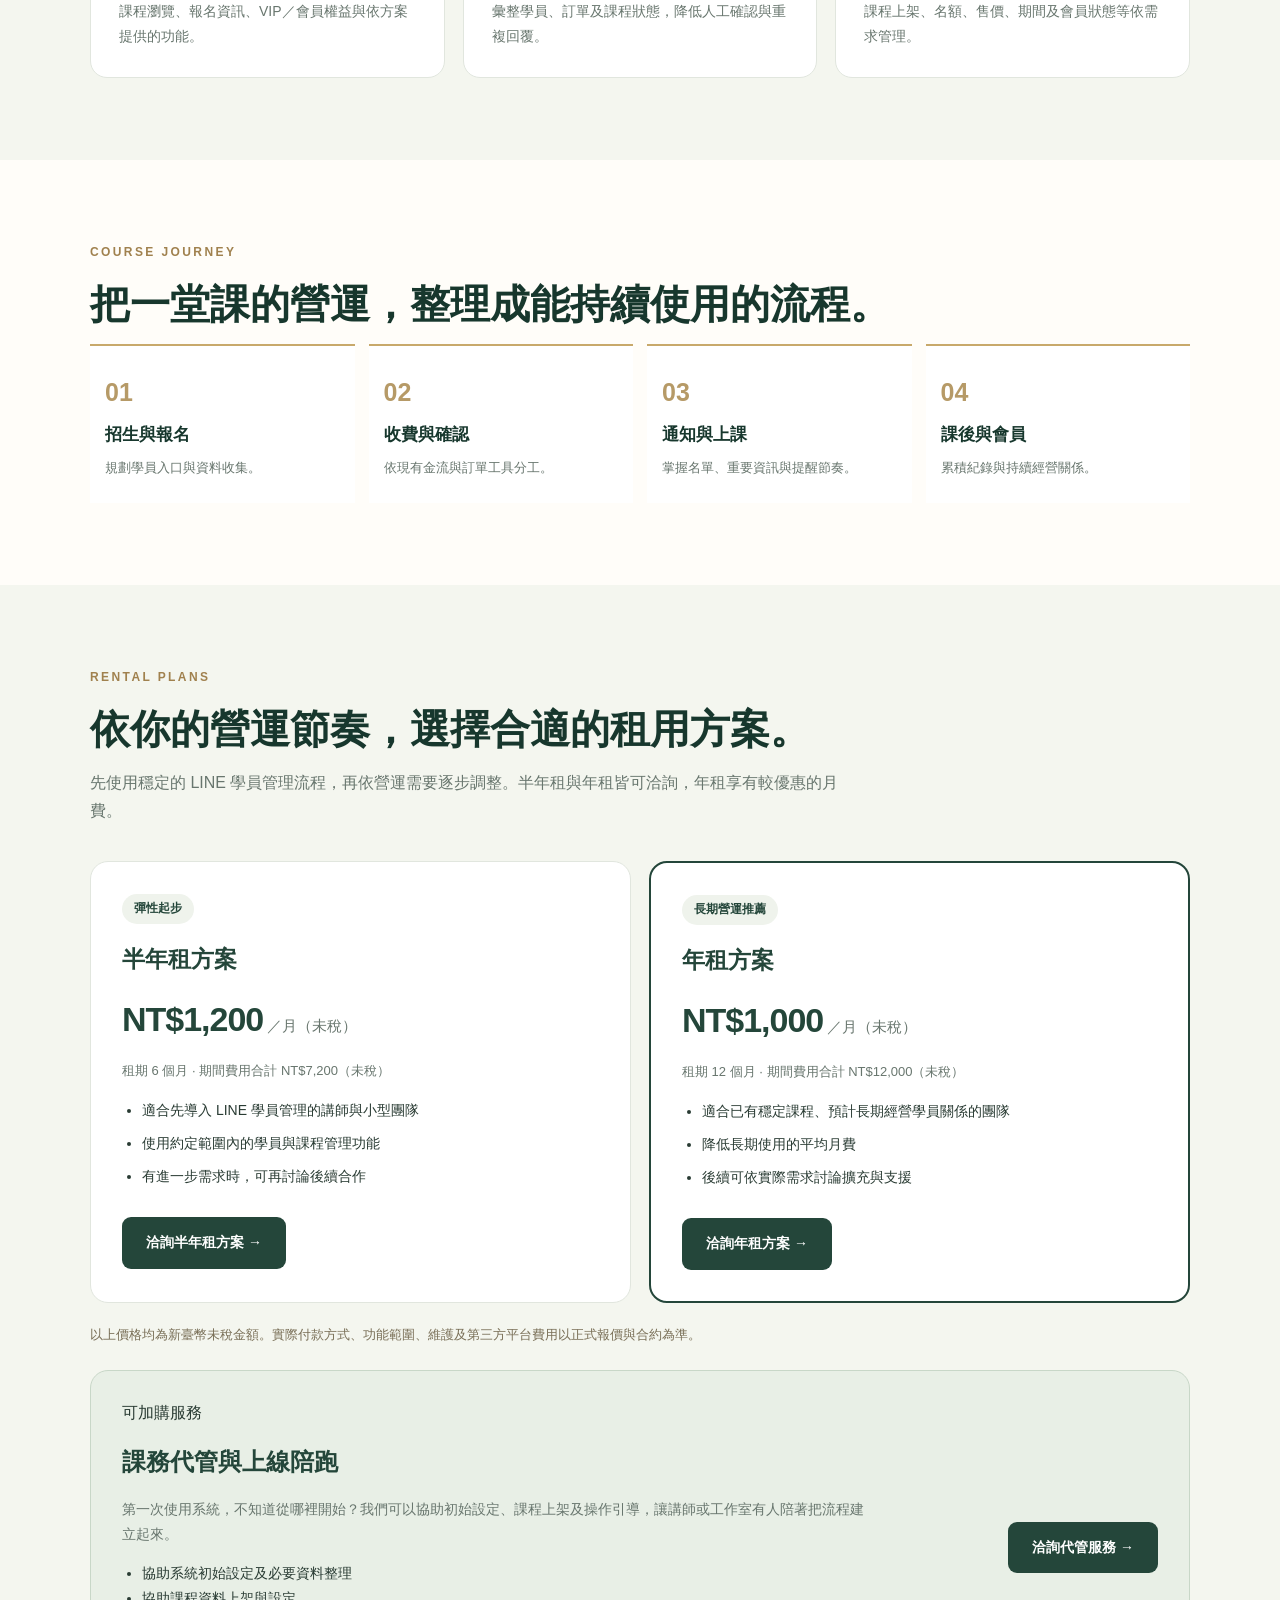
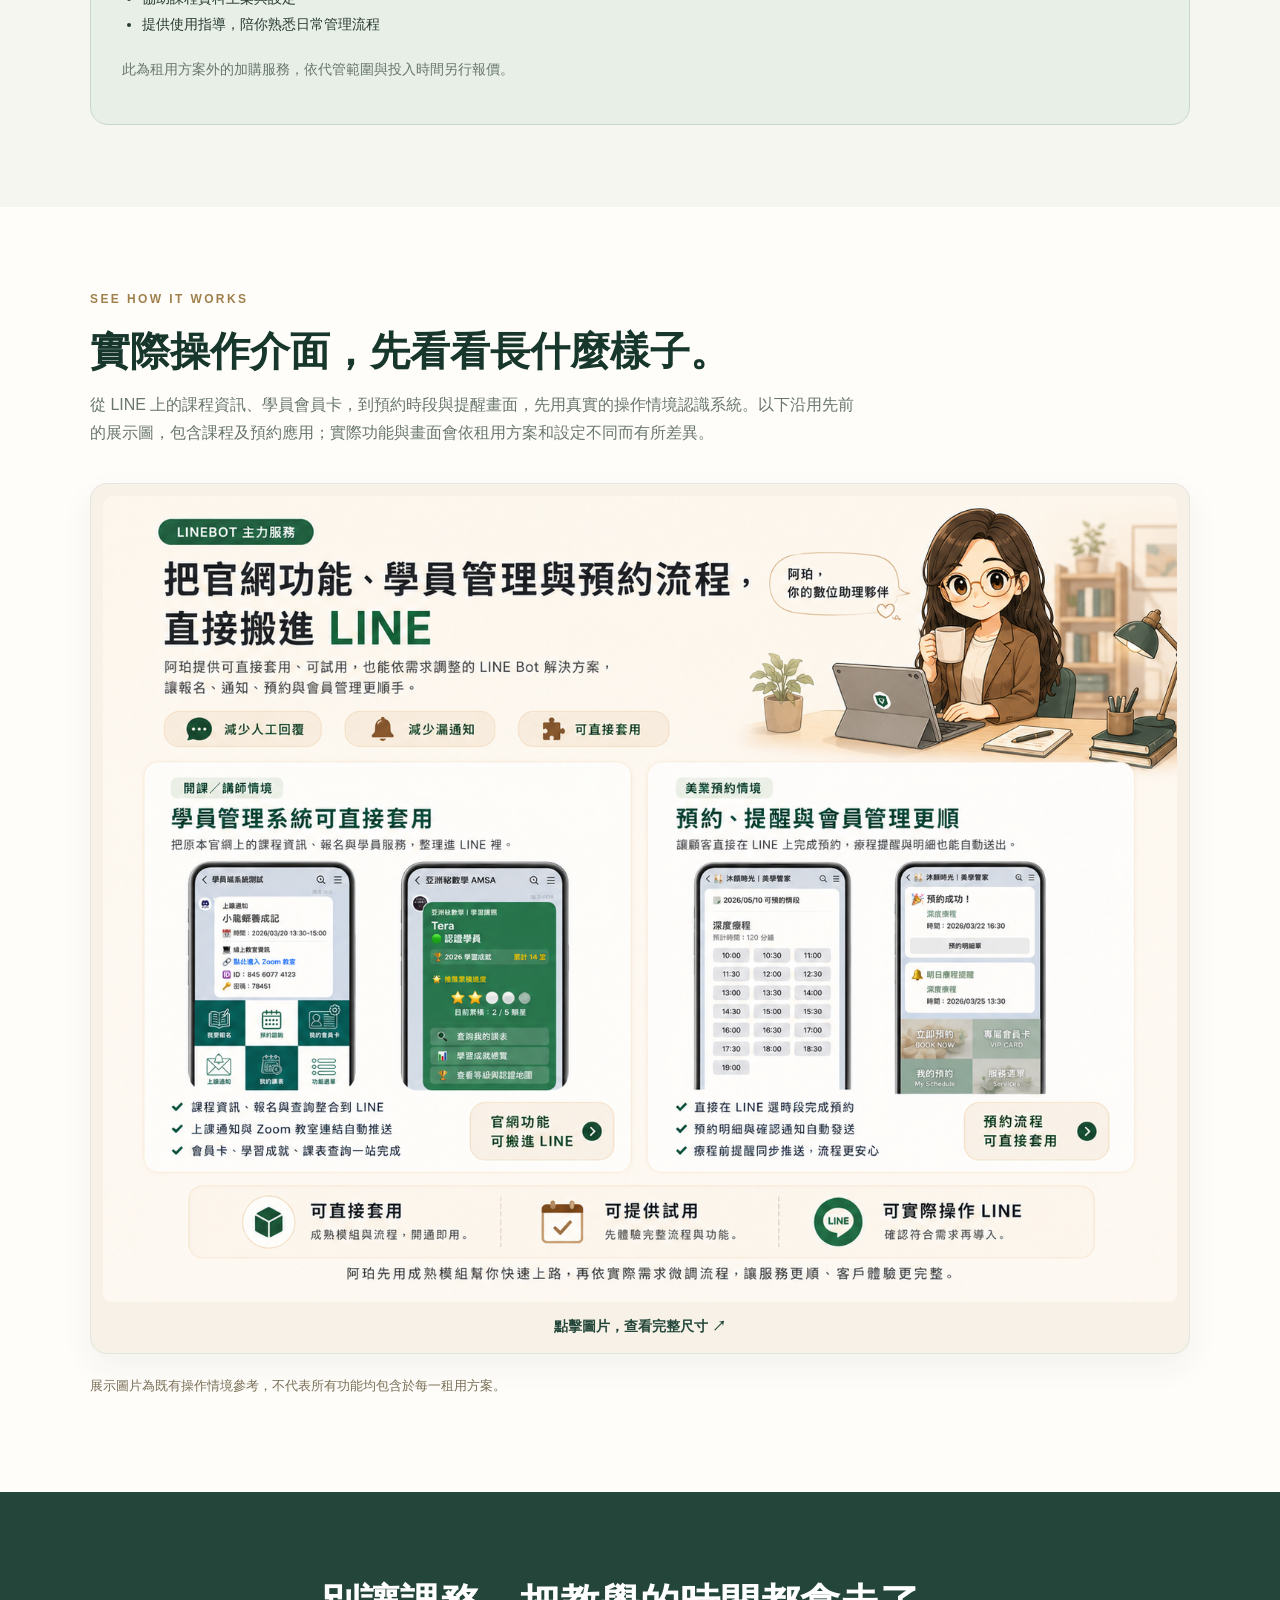
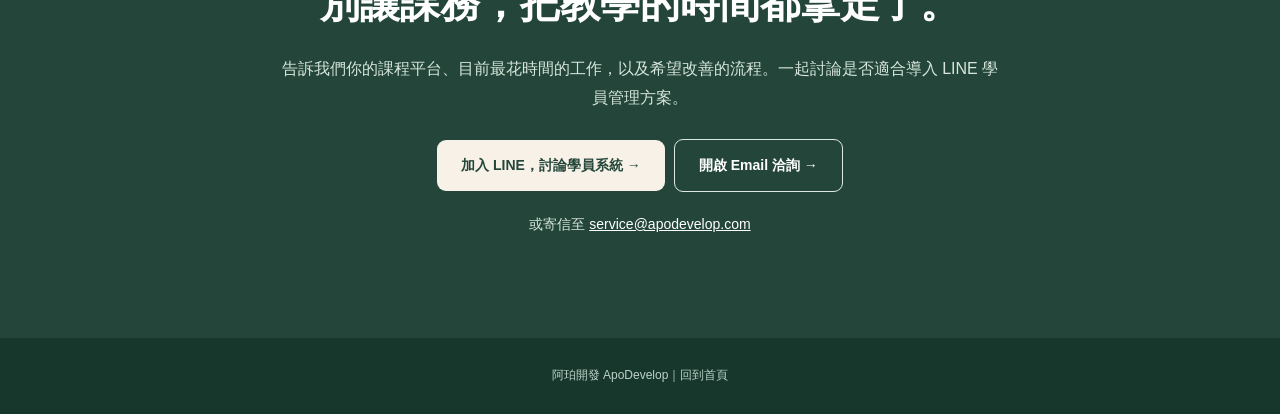
<file: services/line-student/index.html>
<!doctype html><html lang="zh-Hant"><head><meta charset="utf-8"><meta name="viewport" content="width=device-width,initial-scale=1"><meta name="theme-color" content="#24463a"><title>LINE 學員管理與課程營運｜阿珀開發 ApoDevelop</title><meta name="description" content="從招生、報名、通知到會員經營，阿珀 LINE 學員管理方案協助講師與課務整合課程營運流程。"><link rel="canonical" href="https://www.apodevelop.com/services/line-student/"><style>
:root{--g:#24463a;--deep:#17372d;--gold:#c8a96b;--cream:#f7f1e7;--muted:#68766e;--line:#e1e6de}*{box-sizing:border-box}html{scroll-behavior:smooth}body{margin:0;background:#fffdf9;color:#293b33;font:16px/1.8 -apple-system,BlinkMacSystemFont,"Noto Sans TC","PingFang TC","Microsoft JhengHei",sans-serif}a{color:inherit;text-decoration:none}.wrap{width:min(1100px,calc(100% - 42px));margin:auto}.nav{position:sticky;top:0;z-index:30;background:#faf7f0ed;backdrop-filter:blur(13px);border-bottom:1px solid var(--line)}.nav-inner{min-height:74px;display:flex;justify-content:space-between;align-items:center;gap:20px}.brand img{width:163px;height:59px;object-fit:cover;display:block}.nav-links{display:flex;gap:25px;align-items:center;font-size:14px;font-weight:700}.nav-links a:hover{color:#37765d}.nav-cta{border:1px solid var(--g);padding:8px 16px;border-radius:9px;color:var(--g)}.eyebrow{font-size:12px;font-weight:800;letter-spacing:.2em;color:#a0814e}.hero{background:linear-gradient(125deg,#f7f1e7,#fbfaf6);padding:98px 0}.hero-grid{display:grid;grid-template-columns:1.1fr .9fr;gap:54px;align-items:center}.hero h1{font-size:clamp(34px,5vw,55px);line-height:1.35;letter-spacing:-.03em;color:var(--deep);margin:14px 0 21px}.hero p{color:var(--muted);font-size:18px;margin:0 0 29px}.btn{display:inline-block;background:var(--g);color:white;padding:13px 24px;border-radius:9px;font-size:14px;font-weight:800}.btn.alt{background:transparent;border:1px solid var(--g);color:var(--g);margin-left:9px}.sample{background:var(--g);color:white;padding:33px;border-radius:22px;box-shadow:0 25px 45px #193b2c2b}.sample h3{margin:0 0 20px;font-size:17px}.sample-row{display:flex;align-items:center;justify-content:space-between;border:1px solid #ffffff2c;background:#ffffff12;padding:13px 15px;border-radius:10px;margin:10px 0;font-size:14px}.sample-row span{color:#f2dfb6}.sample small{display:block;color:#d0e0d5;margin-top:20px}.section{padding:82px 0}.section.alt{background:#f4f6ef}.title{font-size:clamp(28px,3.6vw,40px);line-height:1.4;color:var(--deep);margin:12px 0}.intro{max-width:780px;color:var(--muted);margin:0 0 35px}.grid{display:grid;grid-template-columns:repeat(3,1fr);gap:18px}.card{padding:28px;border:1px solid var(--line);background:#fff;border-radius:17px}.card b{display:block;color:#b89b68;font-size:13px}.card h3{font-size:20px;color:var(--g);margin:9px 0}.card p{font-size:14px;color:var(--muted);margin:0}.journey{display:grid;grid-template-columns:repeat(4,1fr);gap:14px}.journey div{border-top:2px solid var(--gold);background:#fff;padding:24px 15px}.journey strong{font-size:25px;color:#b69a67}.journey h3{font-size:17px;margin:5px 0;color:var(--deep)}.journey p{font-size:13px;color:var(--muted);margin:0}.tiers{display:grid;grid-template-columns:1fr 1fr;gap:18px}.tier{background:#fff;padding:31px;border:1px solid var(--line);border-radius:18px}.tier.featured{border:2px solid var(--g)}.tier .tag{display:inline-block;background:#eff3ec;padding:4px 12px;border-radius:30px;font-size:12px;color:var(--g);font-weight:700}.tier h3{font-size:23px;color:var(--g);margin:15px 0 6px}.tier p{font-size:14px;color:var(--muted)}.tier ul{font-size:14px;padding-left:20px}.tier li{margin:8px 0}.note{font-size:13px;color:#796f57;margin-top:20px}.contact{background:var(--g);color:white;text-align:center;padding:75px 20px}.contact h2{font-size:clamp(27px,3.7vw,40px);margin:0 0 16px}.contact p{color:#d7e6dc;margin:0 auto 26px;max-width:720px}.contact .btn{background:#f7f1e7;color:var(--g)}.contact .btn.email-cta{background:transparent;color:white;border:1px solid #e0e9e1;margin-left:9px}.footer{padding:27px;text-align:center;font-size:12px;background:#17372d;color:#bcd2c6}@media(max-width:850px){.hero-grid{grid-template-columns:1fr}.grid{grid-template-columns:1fr 1fr}.journey{grid-template-columns:1fr 1fr}}@media(max-width:620px){.contact .btn.email-cta{margin:10px 0 0}.nav-inner{min-height:65px}.brand img{width:134px;height:49px}.nav-links{gap:10px;font-size:12px}.nav-links a:nth-child(2){display:none}.hero{padding:62px 0}.hero p{font-size:16px}.section{padding:60px 0}.grid,.tiers{grid-template-columns:1fr}.sample{padding:24px}.btn.alt{margin:10px 0 0}}
.price{display:flex;align-items:baseline;gap:4px;color:var(--g);margin:9px 0}.price strong{font-size:34px;letter-spacing:-.03em}.price span{font-size:15px;color:var(--muted)}.plan-total{font-size:13px!important;margin:0 0 15px!important}.plan-cta{margin-top:14px}.managed{margin-top:24px;background:#e8efe6;border:1px solid #c8d7c8;border-radius:18px;padding:28px 31px;display:flex;align-items:center;justify-content:space-between;gap:30px}.managed h3{font-size:24px;color:var(--g);margin:12px 0}.managed p{font-size:14px;color:var(--muted);max-width:750px}.managed ul{font-size:14px;padding-left:20px}.managed .btn{flex:none}.demo-image{display:block;background:#f7f1e7;border:1px solid var(--line);border-radius:17px;padding:12px;text-align:center;overflow:hidden;box-shadow:0 12px 32px #17372d0f}.demo-image img{display:block;width:100%;height:auto;border-radius:9px}.demo-image span{display:inline-block;color:var(--g);font-weight:800;font-size:14px;padding:12px 0 2px}@media(max-width:700px){.managed{flex-direction:column;align-items:stretch;padding:22px}.managed .btn{text-align:center}}
</style><link rel="stylesheet" href="/assets/apo-nav.css"><script src="/assets/apo-nav.js" defer></script></head><body>
<header class="apo-site-header"><nav class="apo-nav" aria-label="阿珀開發網站導覽"><a class="apo-brand" href="/" aria-label="阿珀開發，回首頁"><img src="/assets/apo-logo.svg" alt="阿珀開發 ApoDevelop Logo"></a><button class="apo-menu-toggle" type="button" aria-controls="apoNavLinks" aria-expanded="false">☰ 選單</button><div class="apo-links" id="apoNavLinks"><a href="/">首頁</a><details class="apo-drop"><summary>服務項目 <span aria-hidden="true">⌄</span></summary><div class="apo-dropdown"><a href="/services/line-student/">LINE 學員管理系統</a><a href="/digital/">數位營運與流程整合</a><a href="https://payroll.apodevelop.com/" target="_blank" rel="noopener noreferrer">薪資管理系統 ↗</a><a href="/services/email-newsletter/">電子報代發與名單維護</a><a href="/apocase/">ApoCase 案件中心</a><a href="/toolbox/">APO 工具箱</a><a href="https://checksheet.apodevelop.com/" target="_blank" rel="noopener noreferrer">鐘點核對單 ↗</a><a href="/groupbuy/">團購 CRM</a></div></details><a href="/#process">合作流程</a><a href="/#about">關於阿珀</a><a class="apo-nav-cta" href="https://line.me/R/ti/p/@appdevelop" target="_blank" rel="noopener noreferrer">立即諮詢 ↗</a></div></nav></header>
<main><section class="hero"><div class="wrap hero-grid"><div><div class="eyebrow">APO / COURSE OPERATIONS</div><h1>課程辦得好，<br>課務不必忙到不可開交。</h1><p>從招生、報名、收費、通知、上課到課後追蹤，阿珀協助你整理課程營運流程，讓 LINE 成為學員熟悉的入口，也讓後台管理更順手。</p><a class="btn" href="#features">探索學員管理方案 ↓</a><a class="btn alt" href="https://line.me/R/ti/p/@appdevelop" target="_blank" rel="noopener noreferrer">討論需求 ↗</a></div><div class="sample" aria-label="學員管理流程示意"><h3>課務營運流程 · 從分散到整合</h3><div class="sample-row"><strong>課程與商品資訊</strong><span>統一管理 ✓</span></div><div class="sample-row"><strong>學員報名與訂單</strong><span>清楚追蹤 ✓</span></div><div class="sample-row"><strong>上課前通知提醒</strong><span>減少漏發 ✓</span></div><div class="sample-row"><strong>會員身份與權益</strong><span>持續經營 ✓</span></div><small>功能依實際版本、需求與串接方式規劃。</small></div></div></section>
<section class="section"><div class="wrap"><div class="eyebrow">BEFORE AUTOMATION</div><h2 class="title">講師一人兼課務，最怕的不是開課，是開課前。</h2><p class="intro">「名單核對了嗎？」「連結寄了沒？」「學員為什麼說沒收到？」資訊如果分散在不同工具，繁瑣確認就會佔掉原本應該用於教學的時間。</p><div class="grid"><article class="card"><b>01</b><h3>報名資料分散</h3><p>不同課程與平台各有名單，需要反覆整理與確認。</p></article><article class="card"><b>02</b><h3>提醒通知繁瑣</h3><p>開課日期、連結和注意事項反覆複製、人工傳送。</p></article><article class="card"><b>03</b><h3>會員狀態難掌握</h3><p>課程、訂單、權益與歷史紀錄沒有一致的管理入口。</p></article></div></div></section>
<section class="section alt" id="features"><div class="wrap"><div class="eyebrow">WHAT WE ORGANIZE</div><h2 class="title">LINE Bot 是工具；完整的課程營運才是重點。</h2><p class="intro">不必推翻原本使用的 Accupass、快課或試算表。我們先盤點每個平台的角色，再決定適合串接或補上的功能。</p><div class="grid"><article class="card"><b>學員端</b><h3>熟悉的 LINE 入口</h3><p>課程瀏覽、報名資訊、VIP／會員權益與依方案提供的功能。</p></article><article class="card"><b>課務端</b><h3>通知與訂單管理</h3><p>彙整學員、訂單及課程狀態，降低人工確認與重複回覆。</p></article><article class="card"><b>管理端</b><h3>可維護的營運後台</h3><p>課程上架、名額、售價、期間及會員狀態等依需求管理。</p></article></div></div></section>
<section class="section"><div class="wrap"><div class="eyebrow">COURSE JOURNEY</div><h2 class="title">把一堂課的營運，整理成能持續使用的流程。</h2><div class="journey"><div><strong>01</strong><h3>招生與報名</h3><p>規劃學員入口與資料收集。</p></div><div><strong>02</strong><h3>收費與確認</h3><p>依現有金流與訂單工具分工。</p></div><div><strong>03</strong><h3>通知與上課</h3><p>掌握名單、重要資訊與提醒節奏。</p></div><div><strong>04</strong><h3>課後與會員</h3><p>累積紀錄與持續經營關係。</p></div></div></div></section>
<section class="section alt" id="plans"><div class="wrap"><div class="eyebrow">RENTAL PLANS</div><h2 class="title">依你的營運節奏，選擇合適的租用方案。</h2><p class="intro">先使用穩定的 LINE 學員管理流程，再依營運需要逐步調整。半年租與年租皆可洽詢，年租享有較優惠的月費。</p><div class="tiers"><article class="tier"><span class="tag">彈性起步</span><h3>半年租方案</h3><div class="price"><strong>NT$1,200</strong><span>／月（未稅）</span></div><p class="plan-total">租期 6 個月 · 期間費用合計 NT$7,200（未稅）</p><ul><li>適合先導入 LINE 學員管理的講師與小型團隊</li><li>使用約定範圍內的學員與課程管理功能</li><li>有進一步需求時，可再討論後續合作</li></ul><a class="btn plan-cta" href="https://line.me/R/ti/p/@appdevelop" target="_blank" rel="noopener noreferrer">洽詢半年租方案 →</a></article><article class="tier featured"><span class="tag">長期營運推薦</span><h3>年租方案</h3><div class="price"><strong>NT$1,000</strong><span>／月（未稅）</span></div><p class="plan-total">租期 12 個月 · 期間費用合計 NT$12,000（未稅）</p><ul><li>適合已有穩定課程、預計長期經營學員關係的團隊</li><li>降低長期使用的平均月費</li><li>後續可依實際需求討論擴充與支援</li></ul><a class="btn plan-cta" href="https://line.me/R/ti/p/@appdevelop" target="_blank" rel="noopener noreferrer">洽詢年租方案 →</a></article></div><p class="note">以上價格均為新臺幣未稅金額。實際付款方式、功能範圍、維護及第三方平台費用以正式報價與合約為準。</p>
<div class="managed"><div><span class="tag">可加購服務</span><h3>課務代管與上線陪跑</h3><p>第一次使用系統，不知道從哪裡開始？我們可以協助初始設定、課程上架及操作引導，讓講師或工作室有人陪著把流程建立起來。</p><ul><li>協助系統初始設定及必要資料整理</li><li>協助課程資料上架與設定</li><li>提供使用指導，陪你熟悉日常管理流程</li></ul><p class="note">此為租用方案外的加購服務，依代管範圍與投入時間另行報價。</p></div><a class="btn" href="https://line.me/R/ti/p/@appdevelop" target="_blank" rel="noopener noreferrer">洽詢代管服務 →</a></div></div></section>
<section class="section demo" id="screens"><div class="wrap"><div class="eyebrow">SEE HOW IT WORKS</div><h2 class="title">實際操作介面，先看看長什麼樣子。</h2><p class="intro">從 LINE 上的課程資訊、學員會員卡，到預約時段與提醒畫面，先用真實的操作情境認識系統。以下沿用先前的展示圖，包含課程及預約應用；實際功能與畫面會依租用方案和設定不同而有所差異。</p><a class="demo-image" href="/assets/linebot.png" target="_blank" rel="noopener noreferrer" aria-label="開啟 LINE 系統操作示範大圖"><img src="/assets/linebot.png" alt="LINE 學員管理與預約系統操作示範，包含課程資訊、會員卡、預約時段及提醒畫面" loading="lazy"><span>點擊圖片，查看完整尺寸 ↗</span></a><p class="note">展示圖片為既有操作情境參考，不代表所有功能均包含於每一租用方案。</p></div></section>
<section class="contact"><h2>別讓課務，把教學的時間都拿走了。</h2><p>告訴我們你的課程平台、目前最花時間的工作，以及希望改善的流程。一起討論是否適合導入 LINE 學員管理方案。</p><a class="btn" href="https://line.me/R/ti/p/@appdevelop" target="_blank" rel="noopener noreferrer">加入 LINE，討論學員系統 →</a><a class="btn email-cta" href="mailto:service@apodevelop.com?subject=LINE%20%E5%AD%B8%E5%93%A1%E7%AE%A1%E7%90%86%E7%B3%BB%E7%B5%B1%E8%AB%AE%E8%A9%A2">開啟 Email 洽詢 →</a><p style="margin-top:20px;font-size:14px">或寄信至 <a href="mailto:service@apodevelop.com?subject=LINE%20%E5%AD%B8%E5%93%A1%E7%AE%A1%E7%90%86%E7%B3%BB%E7%B5%B1%E8%AB%AE%E8%A9%A2" style="text-decoration:underline;color:white">service@apodevelop.com</a></p></section></main>
<footer class="footer"><a href="/">阿珀開發 ApoDevelop｜回到首頁</a></footer></body></html>
</file>
<file: assets/apo-nav.css>
/* ApoDevelop shared global navigation */
.apo-site-header{position:sticky;top:0;z-index:1000;background:rgba(250,248,243,.97);backdrop-filter:blur(12px);border-bottom:1px solid #e1e6de;color:#293b33;font-family:-apple-system,BlinkMacSystemFont,"Noto Sans TC","Microsoft JhengHei",sans-serif}
.apo-site-header *{box-sizing:border-box}
.apo-nav{max-width:1300px;min-height:78px;padding:8px 28px;margin:auto;display:flex;align-items:center;justify-content:space-between;gap:28px}
.apo-brand{display:block;flex:none}
.apo-brand img{display:block;width:169px;height:60px;object-fit:contain}
.apo-menu-toggle{display:none;border:1px solid #d8dfd7;border-radius:9px;padding:8px 12px;background:white;color:#24463a;font-size:14px;font-weight:700;cursor:pointer}
.apo-links{display:flex;align-items:center;gap:clamp(13px,2vw,29px);font-size:14px;font-weight:700}
.apo-links a,.apo-drop summary{color:#293b33;text-decoration:none;white-space:nowrap;cursor:pointer}
.apo-links a:hover,.apo-drop summary:hover,.apo-links a[aria-current=page]{color:#37745b}
.apo-drop{position:relative}
.apo-drop summary{list-style:none;display:flex;align-items:center;gap:5px}
.apo-drop summary::-webkit-details-marker{display:none}
.apo-dropdown{position:absolute;top:calc(100% + 21px);left:-22px;min-width:290px;display:grid;gap:2px;padding:10px;background:#fff;border:1px solid #e1e6de;border-radius:13px;box-shadow:0 20px 38px #183b2d1c}
.apo-drop:not([open]) .apo-dropdown{display:none}
.apo-dropdown a{display:block;padding:11px 13px;border-radius:8px;line-height:1.5}
.apo-dropdown a:hover,.apo-dropdown a:focus-visible{background:#f1f5ef}
.apo-links .apo-nav-cta{background:#24463a;color:#fff;padding:10px 18px;border-radius:9px}
.apo-links .apo-nav-cta:hover{background:#32604e;color:#fff}
.apo-links a:focus-visible,.apo-menu-toggle:focus-visible,.apo-drop summary:focus-visible{outline:2px solid #c8a96b;outline-offset:4px}
@media(max-width:920px){.apo-nav{min-height:69px;padding:7px 18px}.apo-brand img{width:145px;height:52px}.apo-menu-toggle{display:block}.apo-links{display:none;position:absolute;top:100%;left:0;right:0;padding:16px 20px 22px;background:#faf8f3;border-bottom:1px solid #e1e6de;box-shadow:0 16px 22px #17372d12;flex-direction:column;align-items:stretch;gap:0}.apo-links.is-open{display:flex}.apo-links>a,.apo-drop>summary{display:flex;align-items:center;min-height:46px;padding:10px 8px}.apo-drop{width:100%}.apo-dropdown{position:static;min-width:0;box-shadow:none;margin:0 0 8px;background:#fff}.apo-dropdown a{white-space:normal}.apo-links .apo-nav-cta{justify-content:center;margin-top:10px;text-align:center}}
</file>
